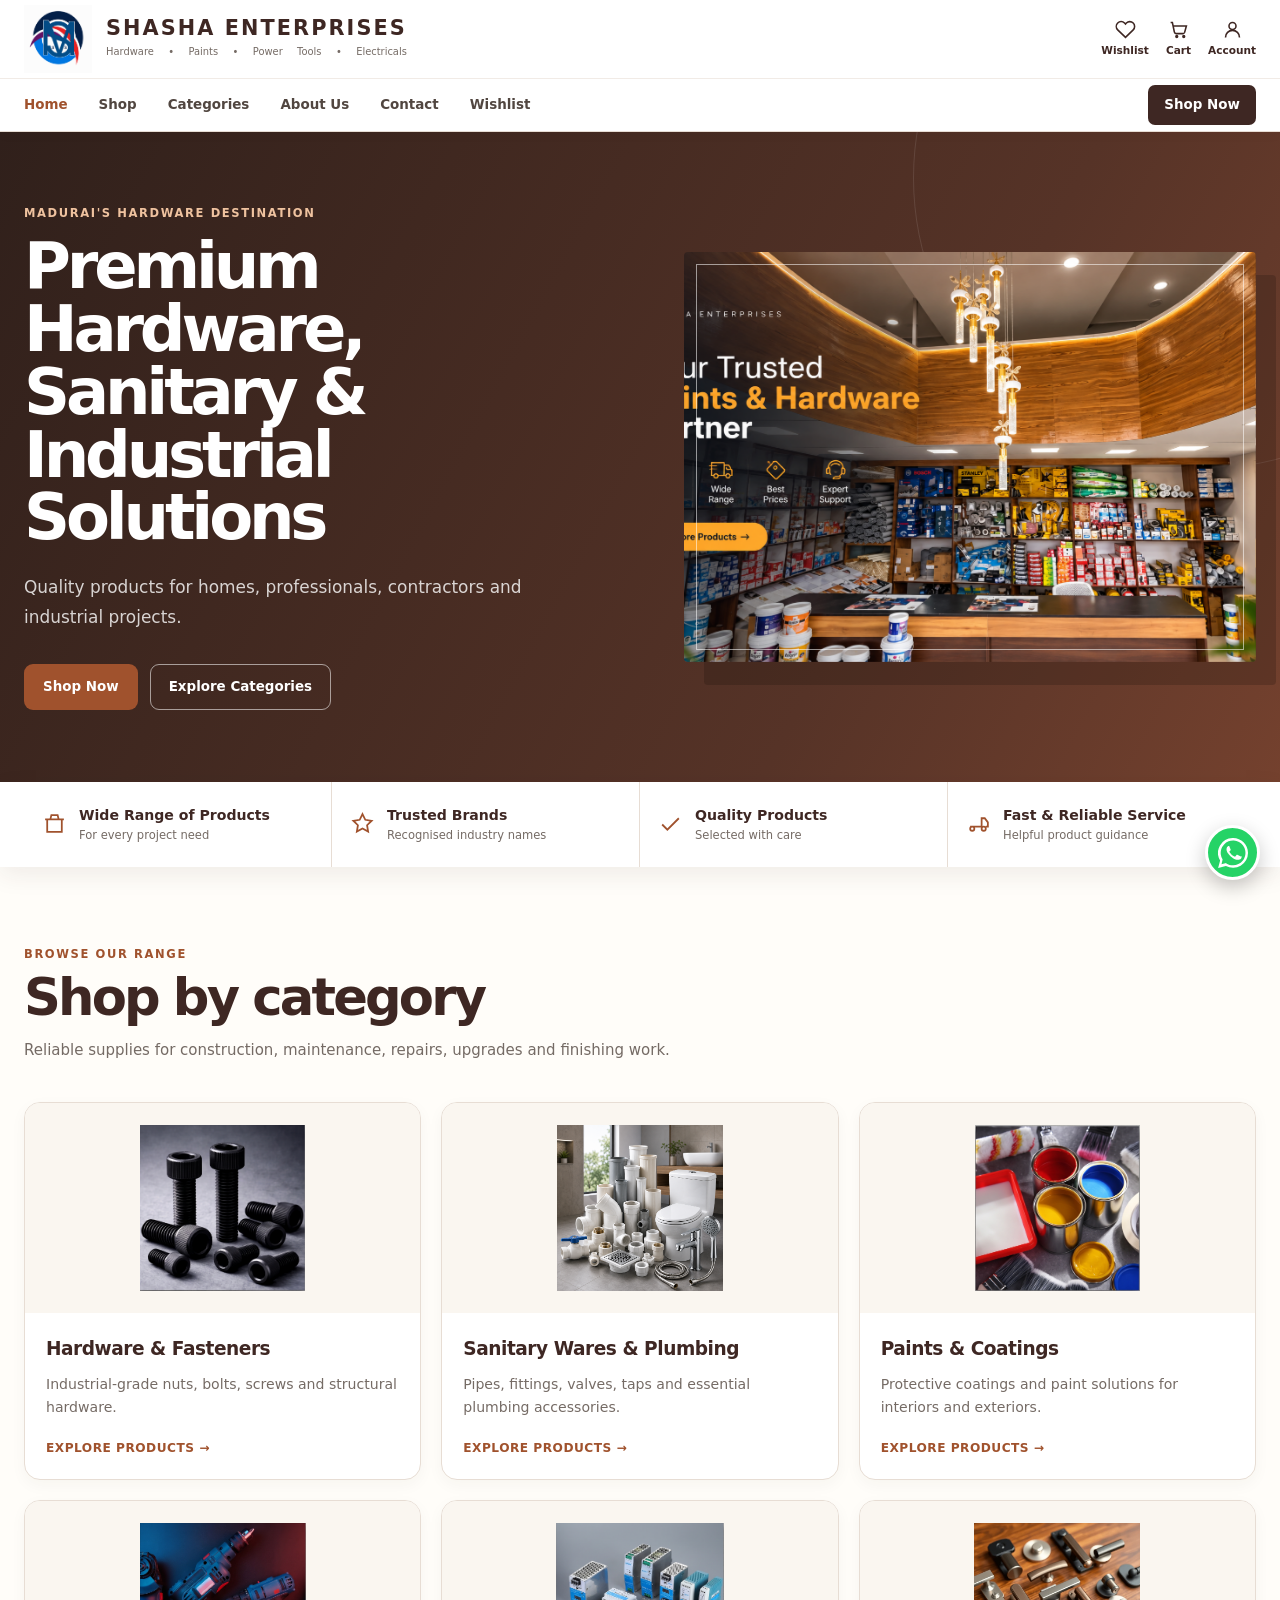
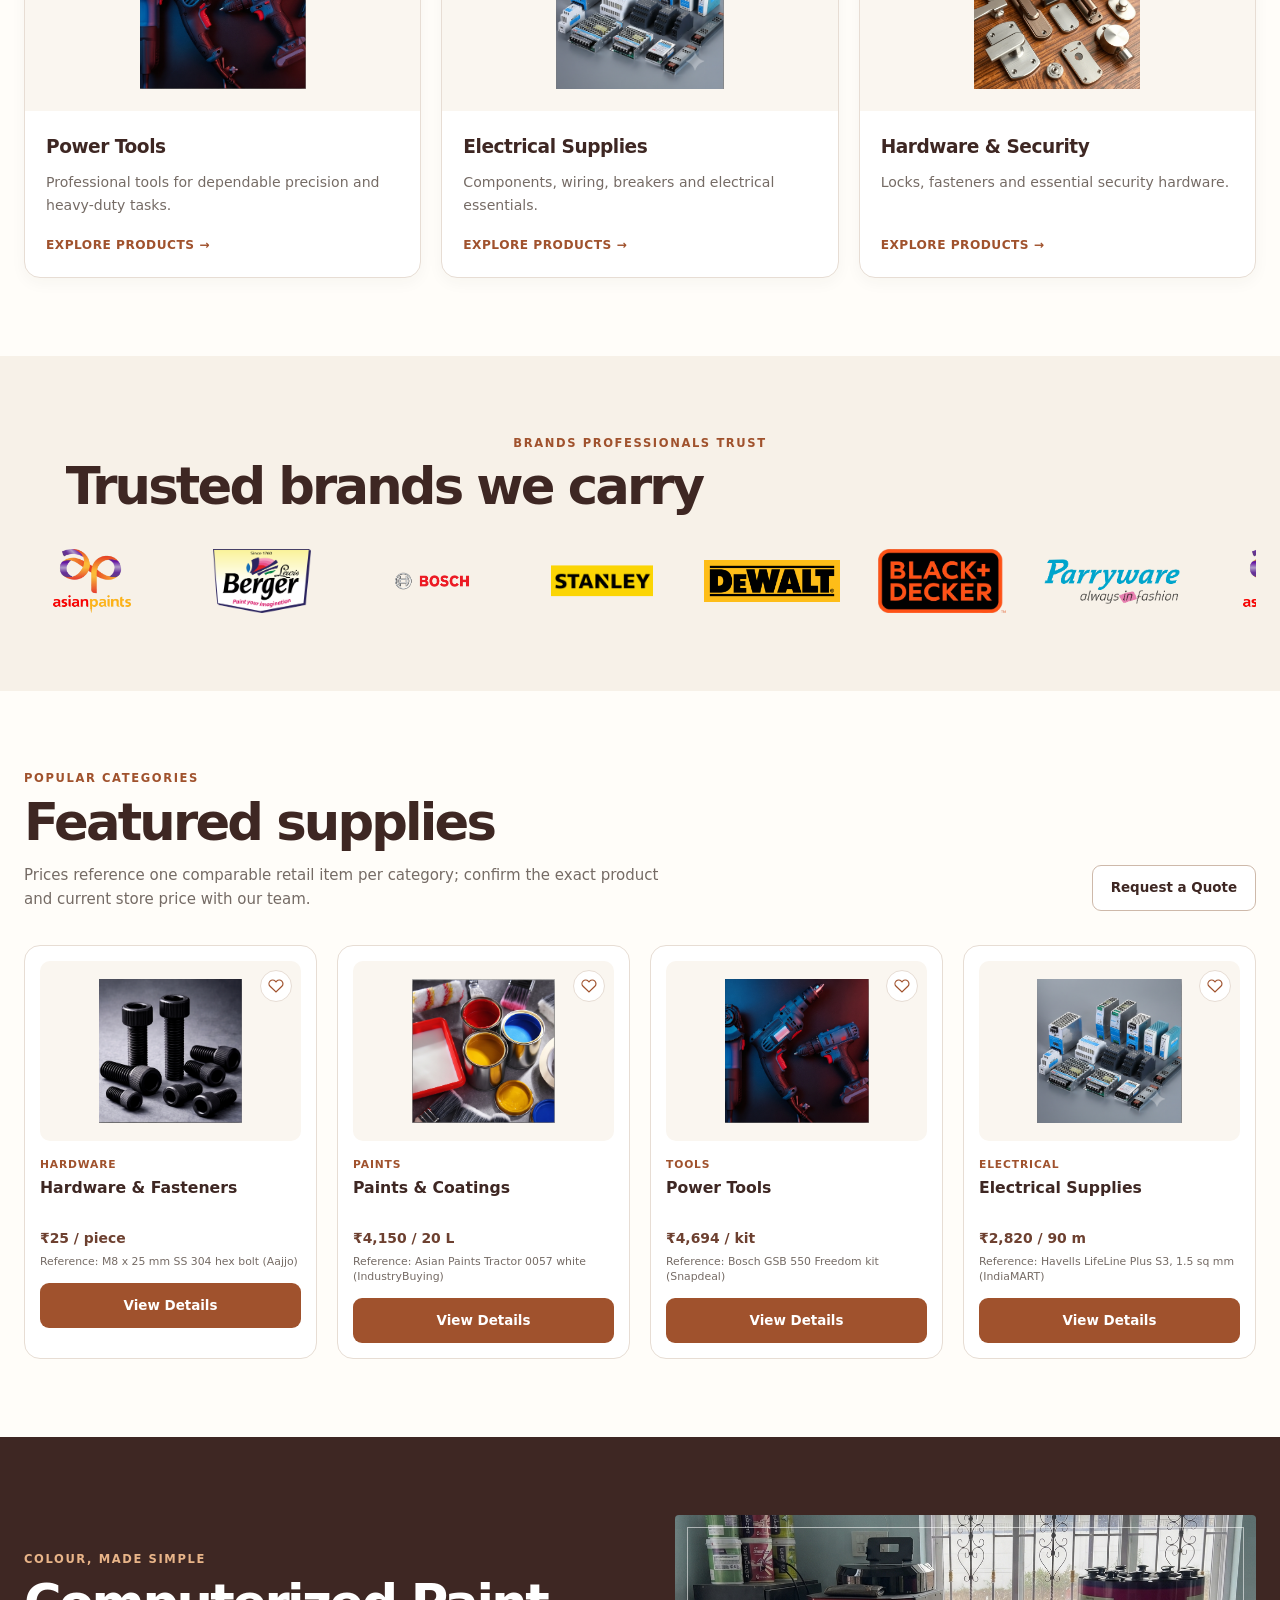
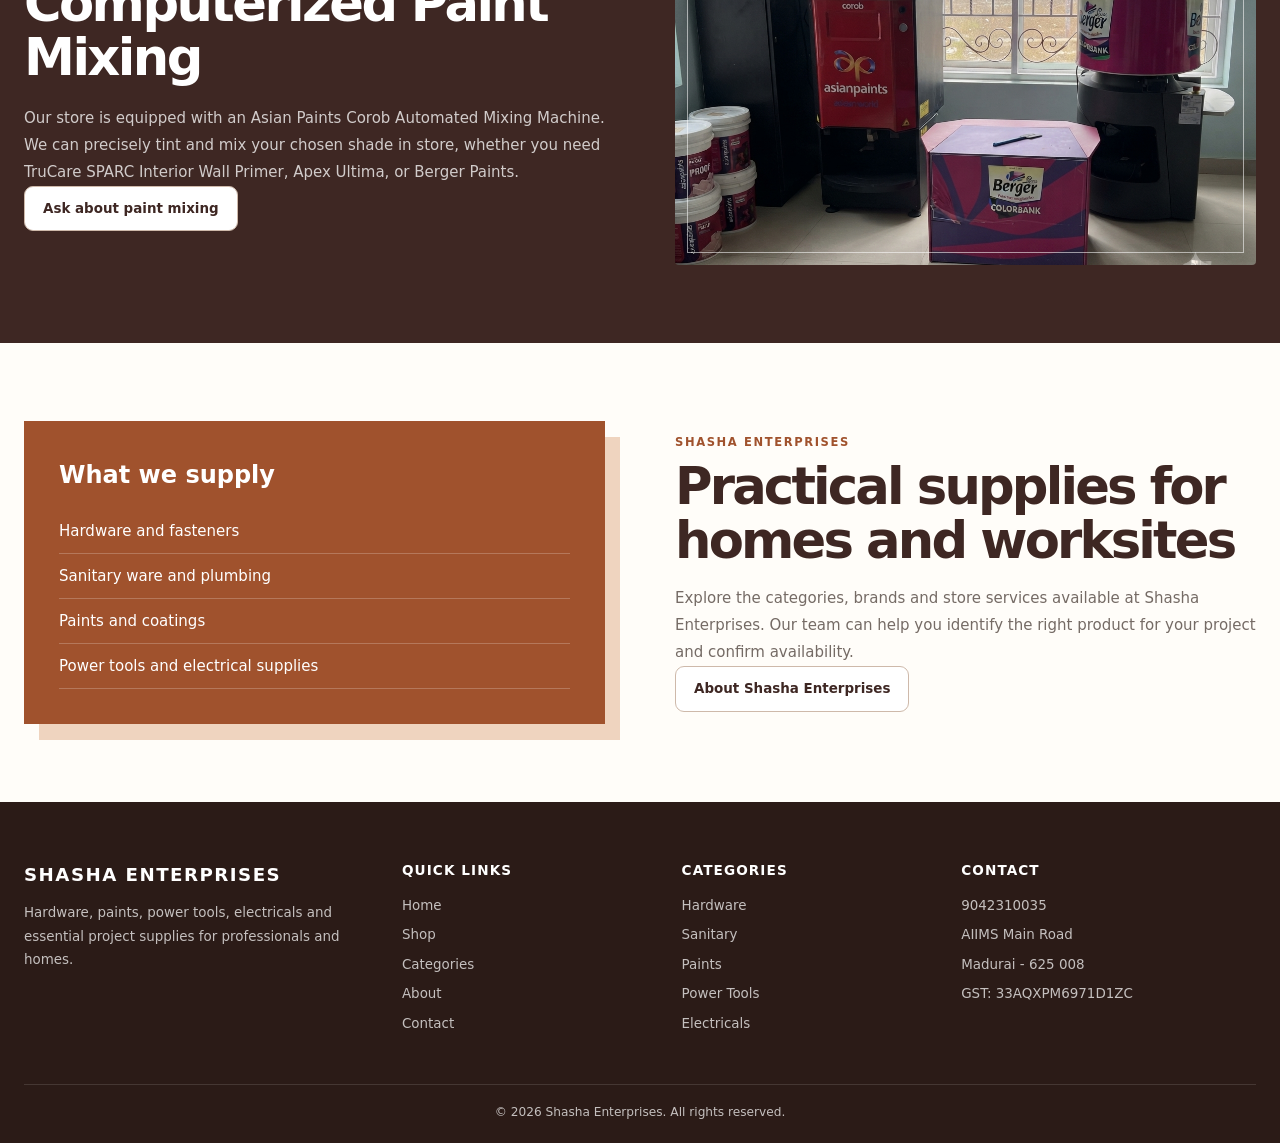
<file: Frontend/index.html>
<!DOCTYPE html>
<html lang="en">

<head>
  <meta charset="UTF-8">
  <meta name="viewport" content="width=device-width, initial-scale=1.0">
  <meta name="description"
    content="Shasha Enterprises - hardware, sanitary ware, paints, power tools and electrical supplies in Madurai.">
  <title>Shasha Enterprises | Hardware &amp; Industrial Supplies</title>
  <link rel="icon" type="image/png" href="assets/60E52ABA-7AD5-4435-8FFC-0AD6243C003D.PNG">
  <link rel="stylesheet" href="style.css">
  <script src="app.js" defer></script>
  <script src="hero-slider.js" defer></script>
</head>

<body class="home-page">
  <header class="site-header">
    <input class="nav-toggle" type="checkbox" id="nav-toggle">
    <div class="container header-main">
      <a class="brand" href="index.html" aria-label="Shasha Enterprises home"><img
          src="assets/60E52ABA-7AD5-4435-8FFC-0AD6243C003D.PNG"
          alt="Shasha Enterprises logo"><span><strong>SHASHA&nbsp;ENTERPRISES</strong><small>Hardware • Paints • Power
            Tools • Electricals</small></span></a>
      <form class="search" action="shop.html" method="get" role="search"><svg viewBox="0 0 24 24" fill="none"
          stroke="currentColor" stroke-width="2" aria-hidden="true">
          <circle cx="11" cy="11" r="7" />
          <path d="m20 20-4-4" />
        </svg><label class="visually-hidden" for="site-search">Search products</label><input id="site-search" name="q"
          type="search" placeholder="Search for products..."></form>
      <div class="header-actions"><a class="icon-link" href="shop.html#featured-products"
          aria-label="View featured products"><svg viewBox="0 0 24 24" fill="none" stroke="currentColor"
            stroke-width="1.8" aria-hidden="true">
            <path
              d="M20.8 4.6a5.5 5.5 0 0 0-7.8 0L12 5.7l-1.1-1.1a5.5 5.5 0 0 0-7.8 7.8L12 21l8.8-8.6a5.5 5.5 0 0 0 0-7.8Z" />
          </svg><span>Wishlist</span></a><a class="icon-link" href="cart.html" aria-label="View shopping cart"><svg
            viewBox="0 0 24 24" fill="none" stroke="currentColor" stroke-width="1.8" aria-hidden="true">
            <path d="M3 4h2l2.3 11.1a2 2 0 0 0 2 1.6h7.8a2 2 0 0 0 1.9-1.4L21 8H6" />
            <circle cx="10" cy="20" r="1" />
            <circle cx="18" cy="20" r="1" />
          </svg><span class="badge">2</span><span>Cart</span></a><a class="icon-link" href="contact.html"
          aria-label="Contact Shasha Enterprises"><svg viewBox="0 0 24 24" fill="none" stroke="currentColor"
            stroke-width="1.8" aria-hidden="true">
            <circle cx="12" cy="8" r="4" />
            <path d="M4 21a8 8 0 0 1 16 0" />
          </svg><span>Account</span></a><label class="menu-button" for="nav-toggle" aria-label="Toggle navigation"><svg
            viewBox="0 0 24 24" fill="none" stroke="currentColor" stroke-width="2" aria-hidden="true">
            <path d="M3 6h18M3 12h18M3 18h18" />
          </svg></label></div>
    </div>
    <div class="nav-row">
      <nav class="container primary-nav" aria-label="Primary navigation"><a class="active" href="index.html">Home</a><a
          href="shop.html">Shop</a><a href="category.html">Categories</a><a href="about.html">About Us</a><a
          href="contact.html">Contact</a><a class="shop-now" href="shop.html">Shop Now</a></nav>
    </div>
  </header>
  <main>
    <section class="hero">
      <div class="container hero-grid">
        <div><span class="eyebrow">Madurai's hardware destination</span>
          <h1>Premium Hardware, Sanitary &amp; Industrial Solutions</h1>
          <p>Quality products for homes, professionals, contractors and industrial projects.</p>
          <div class="hero-actions"><a class="button button-primary" href="shop.html">Shop Now</a><a
              class="button button-outline" href="#categories">Explore Categories</a></div>
        </div>
        <div class="hero-photo">
          <section class="hero-slider" data-hero-slider aria-label="Shasha Enterprises store photos" aria-roledescription="carousel">
            <div class="hero-track" data-hero-track>
              <img class="hero-slide" src="assets/hero-1.png" alt="Shasha Enterprises paints and hardware range" fetchpriority="high">
              <img class="hero-slide" src="assets/hero-2.png" alt="Electrical supplies and Legrand products">
              <img class="hero-slide" src="assets/hero-3.png" alt="Custom paint colour mixing service">
              <img class="hero-slide" src="assets/hero-4.png" alt="Shasha Enterprises storefront and product range">
              <img class="hero-slide" src="assets/hero-5.png" alt="Wide range of paints and coatings">
            </div>
          </section>
        </div>
      </div>
    </section>
    <section class="benefits" aria-label="Why choose Shasha Enterprises">
      <div class="container benefit-grid">
        <div class="benefit"><svg viewBox="0 0 24 24" fill="none" stroke="currentColor" stroke-width="1.7"
            aria-hidden="true">
            <path d="M3 7h18M5 7v12h14V7M9 3h6l1 4H8l1-4Z" />
          </svg>
          <div><strong>Wide Range of Products</strong><span>For every project need</span></div>
        </div>
        <div class="benefit"><svg viewBox="0 0 24 24" fill="none" stroke="currentColor" stroke-width="1.7"
            aria-hidden="true">
            <path d="m12 2 2.7 5.5 6.1.9-4.4 4.3 1 6.1-5.4-2.9-5.4 2.9 1-6.1-4.4-4.3 6.1-.9L12 2Z" />
          </svg>
          <div><strong>Trusted Brands</strong><span>Recognised industry names</span></div>
        </div>
        <div class="benefit"><svg viewBox="0 0 24 24" fill="none" stroke="currentColor" stroke-width="1.7"
            aria-hidden="true">
            <path d="m20 6-11 11-5-5" />
          </svg>
          <div><strong>Quality Products</strong><span>Selected with care</span></div>
        </div>
        <div class="benefit"><svg viewBox="0 0 24 24" fill="none" stroke="currentColor" stroke-width="1.7"
            aria-hidden="true">
            <path d="M4 14h11V6h3l3 4v4h-2M6 18a2 2 0 1 0 0-4 2 2 0 0 0 0 4ZM17 18a2 2 0 1 0 0-4 2 2 0 0 0 0 4Z" />
          </svg>
          <div><strong>Fast &amp; Reliable Service</strong><span>Helpful product guidance</span></div>
        </div>
      </div>
    </section>
    <section class="page-section" id="categories">
      <div class="container"><span class="eyebrow">Browse our range</span>
        <h2 class="section-title">Shop by category</h2>
        <p class="section-copy">Reliable supplies for construction, maintenance, repairs, upgrades and finishing work.
        </p>
        <div class="category-grid">
          <a class="category-card" href="shop.html#hardware">
            <div class="category-image"><img src="assets/harware.png" alt="Hardware and fasteners selection"></div>
            <div class="category-body">
              <h3>Hardware &amp; Fasteners</h3>
              <p>Industrial-grade nuts, bolts, screws and structural hardware.</p><span class="explore">Explore Products
                →</span>
            </div>
          </a>
          <a class="category-card" href="shop.html#sanitary">
            <div class="category-image"><img src="assets/pipe.PNG" alt="Sanitary ware and plumbing supplies"></div>
            <div class="category-body">
              <h3>Sanitary Wares &amp; Plumbing</h3>
              <p>Pipes, fittings, valves, taps and essential plumbing accessories.</p><span class="explore">Explore
                Products →</span>
            </div>
          </a>
          <a class="category-card" href="shop.html#paints">
            <div class="category-image"><img src="assets/paint.png" alt="Paints and coatings range"></div>
            <div class="category-body">
              <h3>Paints &amp; Coatings</h3>
              <p>Protective coatings and paint solutions for interiors and exteriors.</p><span class="explore">Explore
                Products →</span>
            </div>
          </a>
          <a class="category-card" href="shop.html#power-tools">
            <div class="category-image"><img src="assets/power.png" alt="Power tools range"></div>
            <div class="category-body">
              <h3>Power Tools</h3>
              <p>Professional tools for dependable precision and heavy-duty tasks.</p><span class="explore">Explore
                Products →</span>
            </div>
          </a>
          <a class="category-card" href="shop.html#electrical">
            <div class="category-image"><img src="assets/electrical.png" alt="Electrical supplies range"></div>
            <div class="category-body">
              <h3>Electrical Supplies</h3>
              <p>Components, wiring, breakers and electrical essentials.</p><span class="explore">Explore Products
                →</span>
            </div>
          </a>
          <a class="category-card" href="shop.html#security">
            <div class="category-image"><img src="assets/lo.webp" alt="Hardware and security supplies"></div>
            <div class="category-body">
              <h3>Hardware &amp; Security</h3>
              <p>Locks, fasteners and essential security hardware.</p><span class="explore">Explore Products →</span>
            </div>
          </a>
        </div>
      </div>
    </section>
    <section class="page-section cream-section brands">
      <div class="container"><span class="eyebrow">Brands professionals trust</span>
        <h2 class="section-title">Trusted brands we carry</h2>
        <div class="brand-viewport" role="region" aria-label="Trusted brands">
          <div class="brand-track">
            <div class="brand-set"><img src="assets/asiann.png" alt="Asian Paints logo"><img src="assets/berger.png"
                alt="Berger Paints logo"><img src="assets/Robert_Bosch_GmbH-Logo.wine.png" alt="Bosch logo"><img
                src="assets/Stanley_logo_PNG3.png" alt="Stanley logo"><img src="assets/dewalt-seeklogo.png"
                alt="DeWalt logo"><img src="assets/blackdecker.png" alt="Black and Decker logo"><img
                src="assets/parryware-brand.png" alt="Parryware logo"></div>
            <div class="brand-set" aria-hidden="true"><img src="assets/asiann.png" alt=""><img src="assets/berger.png"
                alt=""><img src="assets/Robert_Bosch_GmbH-Logo.wine.png" alt=""><img
                src="assets/Stanley_logo_PNG3.png" alt=""><img src="assets/dewalt-seeklogo.png"
                alt=""><img src="assets/blackdecker.png" alt=""><img src="assets/parryware-brand.png" alt=""></div>
          </div>
        </div>
      </div>
    </section>
    <section class="page-section" id="featured-products">
      <div class="container">
        <div class="section-heading-row">
          <div><span class="eyebrow">Popular categories</span>
            <h2 class="section-title">Featured supplies</h2>
            <p class="section-copy">Prices reference one comparable retail item per category; confirm the exact product and current store price with our team.</p>
          </div><a class="button button-outline" href="contact.html">Request a Quote</a>
        </div>
        <div class="product-grid">
          <article class="product-card"><a class="wish" href="shop.html#featured-products"
              aria-label="View featured products"><svg viewBox="0 0 24 24" fill="none" stroke="currentColor"
                stroke-width="2" aria-hidden="true">
                <path
                  d="m20.8 4.6-1.4-1.4a5.2 5.2 0 0 0-7.4 0L12 3.4l-.2-.2a5.2 5.2 0 0 0-7.4 7.4L12 18l7.6-7.4a5.2 5.2 0 0 0 1.2-6Z" />
              </svg></a>
            <div class="product-image"><img src="assets/harware.png" alt="Hardware and fasteners category"></div><span
              class="product-label">Hardware</span>
            <h3>Hardware &amp; Fasteners</h3>
            <p class="price">Price on Request</p><a class="button button-primary" href="product.html">View Details</a>
          </article>
          <article class="product-card"><a class="wish" href="shop.html#featured-products"
              aria-label="View featured products"><svg viewBox="0 0 24 24" fill="none" stroke="currentColor"
                stroke-width="2" aria-hidden="true">
                <path
                  d="m20.8 4.6-1.4-1.4a5.2 5.2 0 0 0-7.4 0L12 3.4l-.2-.2a5.2 5.2 0 0 0-7.4 7.4L12 18l7.6-7.4a5.2 5.2 0 0 0 1.2-6Z" />
              </svg></a>
            <div class="product-image"><img src="assets/paint.png" alt="Paints and coatings category"></div><span
              class="product-label">Paints</span>
            <h3>Paints &amp; Coatings</h3>
            <p class="price">Contact for Price</p><a class="button button-primary" href="product.html">View Details</a>
          </article>
          <article class="product-card"><a class="wish" href="shop.html#featured-products"
              aria-label="View featured products"><svg viewBox="0 0 24 24" fill="none" stroke="currentColor"
                stroke-width="2" aria-hidden="true">
                <path
                  d="m20.8 4.6-1.4-1.4a5.2 5.2 0 0 0-7.4 0L12 3.4l-.2-.2a5.2 5.2 0 0 0-7.4 7.4L12 18l7.6-7.4a5.2 5.2 0 0 0 1.2-6Z" />
              </svg></a>
            <div class="product-image"><img src="assets/power.png" alt="Power tools category"></div><span
              class="product-label">Tools</span>
            <h3>Power Tools</h3>
            <p class="price">Price on Request</p><a class="button button-primary" href="product.html">View Details</a>
          </article>
          <article class="product-card"><a class="wish" href="shop.html#featured-products"
              aria-label="View featured products"><svg viewBox="0 0 24 24" fill="none" stroke="currentColor"
                stroke-width="2" aria-hidden="true">
                <path
                  d="m20.8 4.6-1.4-1.4a5.2 5.2 0 0 0-7.4 0L12 3.4l-.2-.2a5.2 5.2 0 0 0-7.4 7.4L12 18l7.6-7.4a5.2 5.2 0 0 0 1.2-6Z" />
              </svg></a>
            <div class="product-image"><img src="assets/electrical.png" alt="Electrical supplies category"></div><span
              class="product-label">Electrical</span>
            <h3>Electrical Supplies</h3>
            <p class="price">Contact for Price</p><a class="button button-primary" href="product.html">View Details</a>
          </article>
        </div>
      </div>
    </section>
    <section class="page-section service">
      <div class="container split">
        <div><span class="eyebrow">Colour, made simple</span>
          <h2>Computerized Paint Mixing</h2>
          <p>Our store is equipped with an Asian Paints Corob Automated Mixing Machine. We can precisely tint and mix
            your chosen shade in store, whether you need TruCare SPARC Interior Wall Primer, Apex Ultima, or Berger
            Paints.</p><a class="button button-outline" href="contact.html">Ask about paint mixing</a>
        </div>
        <div class="service-image"><img src="assets/IMG_6852.PNG" alt="Paint mixing machine at Shasha Enterprises">
        </div>
      </div>
    </section>
    <section class="page-section about-teaser">
      <div class="container split">
        <div class="supply-card">
          <h3>What we supply</h3>
          <ul>
            <li>Hardware and fasteners</li>
            <li>Sanitary ware and plumbing</li>
            <li>Paints and coatings</li>
            <li>Power tools and electrical supplies</li>
          </ul>
        </div>
        <div class="about-copy"><span class="eyebrow">Shasha Enterprises</span>
          <h2 class="section-title">Practical supplies for homes and worksites</h2>
          <p>Explore the categories, brands and store services available at Shasha Enterprises. Our team can help you
            identify the right product for your project and confirm availability.</p><a class="button button-outline"
            href="about.html">About Shasha Enterprises</a>
        </div>
      </div>
    </section>
  </main>
  <footer class="site-footer">
    <div class="container footer-grid">
      <div>
        <div class="footer-brand">SHASHA ENTERPRISES</div>
        <p>Hardware, paints, power tools, electricals and essential project supplies for professionals and homes.</p>
      </div>
      <div>
        <h2>Quick Links</h2>
        <ul>
          <li><a href="index.html">Home</a></li>
          <li><a href="shop.html">Shop</a></li>
          <li><a href="#categories">Categories</a></li>
          <li><a href="about.html">About</a></li>
          <li><a href="contact.html">Contact</a></li>
        </ul>
      </div>
      <div>
        <h2>Categories</h2>
        <ul>
          <li><a href="shop.html#hardware">Hardware</a></li>
          <li><a href="shop.html#sanitary">Sanitary</a></li>
          <li><a href="shop.html#paints">Paints</a></li>
          <li><a href="shop.html#power-tools">Power Tools</a></li>
          <li><a href="shop.html#electrical">Electricals</a></li>
        </ul>
      </div>
      <div>
        <h2>Contact</h2>
        <ul>
          <li><a href="tel:9042310035">9042310035</a></li>
          <li>AIIMS Main Road</li>
          <li>Madurai - 625 008</li>
          <li>GST: 33AQXPM6971D1ZC</li>
        </ul>
      </div>
    </div>
    <div class="container copyright">© 2026 Shasha Enterprises. All rights reserved.</div>
  </footer>
  <a class="whatsapp" href="https://wa.me/919042310035" target="_blank" rel="noopener noreferrer"
    aria-label="Chat with Shasha Enterprises on WhatsApp"><svg viewBox="0 0 24 24" aria-hidden="true">
      <path
        d="M.1 24 1.7 18A11.9 11.9 0 0 1 12.1 0C18.6 0 24 5.3 24 11.9A12 12 0 0 1 6.3 22.4L.1 24Zm6.5-3.7c1.7 1 3.4 1.5 5.5 1.5a9.9 9.9 0 1 0-8.4-4.6L2.8 21l3.8-1Zm11.5-5.5c-.1-.1-.3-.2-.6-.4l-2-1c-.3-.1-.5-.1-.7.2l-.9 1.1c-.2.2-.4.2-.6.1-.3-.2-1.3-.5-2.4-1.5-.9-.8-1.5-1.8-1.7-2.1-.2-.3 0-.5.1-.6l.5-.5.3-.5c.1-.2.1-.4 0-.5l-.9-2.2c-.2-.6-.5-.5-.7-.5H8.6c-.2 0-.5.1-.8.4C7.6 6.9 6.8 7.6 6.8 9.1c0 1.5 1.1 2.9 1.2 3.1.2.2 2.1 3.2 5.1 4.5.7.3 1.3.5 1.7.6.7.2 1.4.2 1.9.1.6-.1 1.8-.7 2-1.4.3-.7.3-1.3.2-1.4Z" />
    </svg></a>
</body>

</html>
</file>
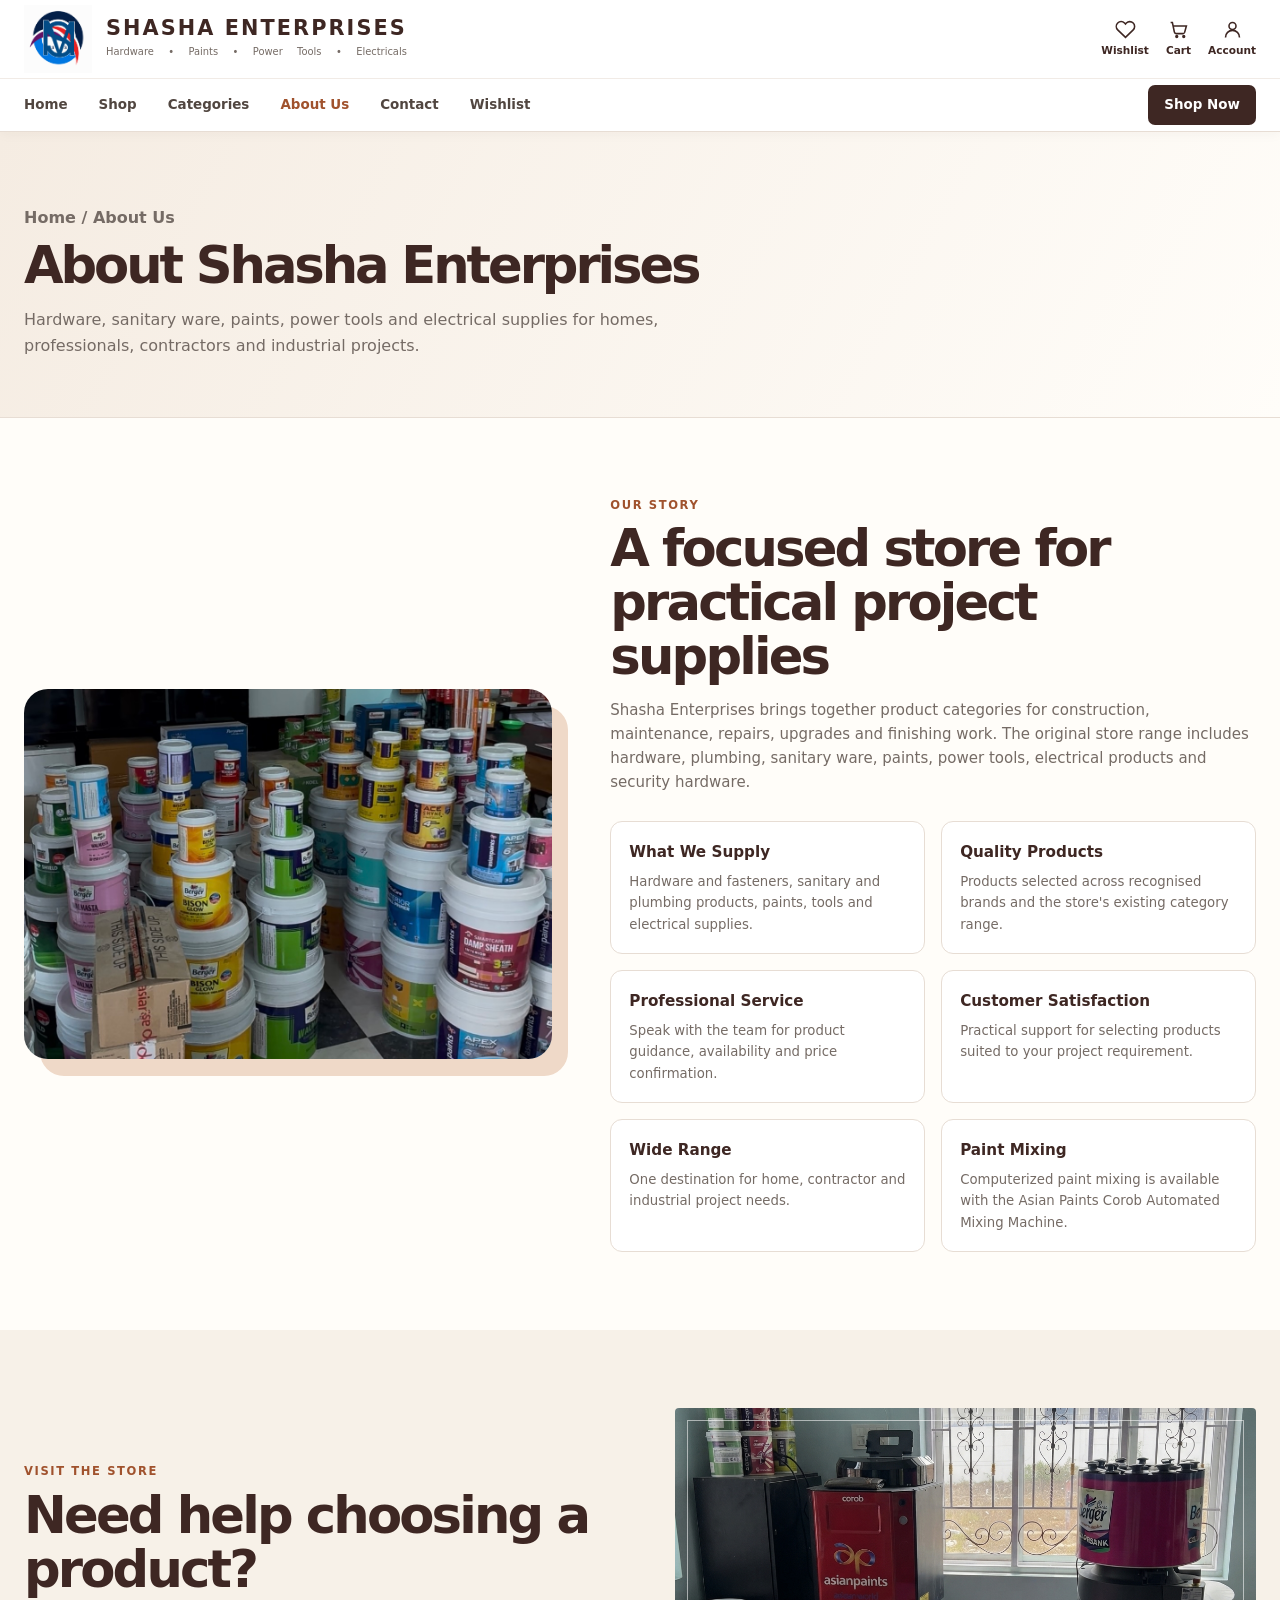
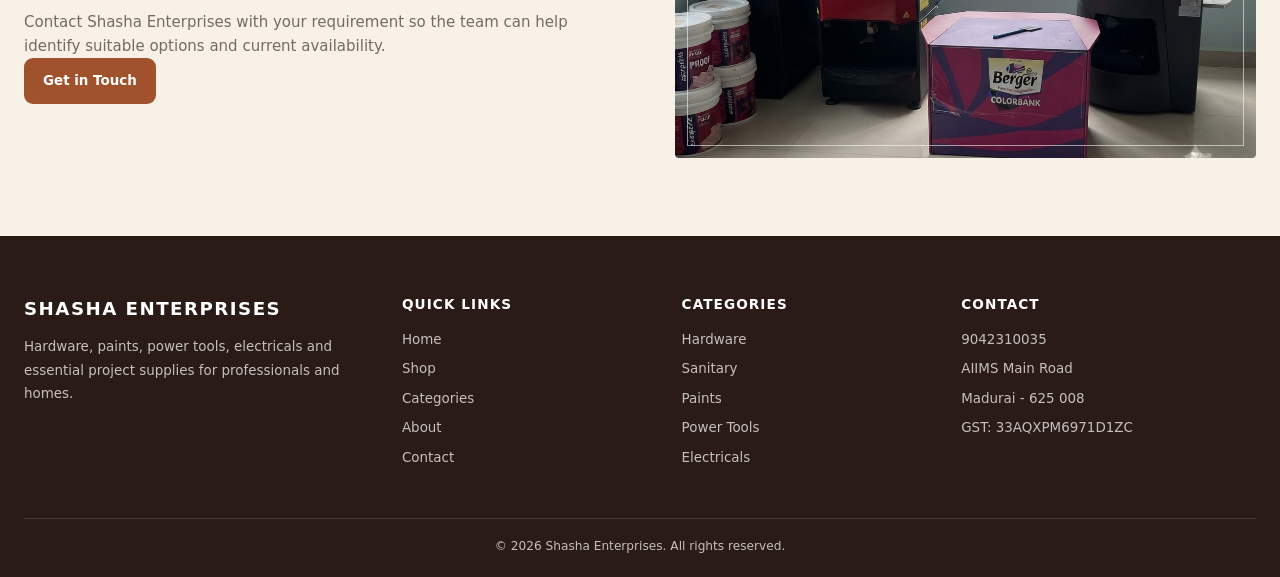
<file: Frontend/about.html>
<!DOCTYPE html><html lang="en"><head><meta charset="UTF-8"><meta name="viewport" content="width=device-width,initial-scale=1.0"><meta name="description" content="About Shasha Enterprises in Madurai."><title>About Us | Shasha Enterprises</title><link rel="icon" type="image/png" href="assets/60E52ABA-7AD5-4435-8FFC-0AD6243C003D.PNG"><link rel="stylesheet" href="style.css">  <script src="app.js" defer></script>
</head><body>
<header class="site-header"><input class="nav-toggle" type="checkbox" id="nav-toggle"><div class="container header-main"><a class="brand" href="index.html"><img src="assets/60E52ABA-7AD5-4435-8FFC-0AD6243C003D.PNG" alt="Shasha Enterprises logo"><span><strong>SHASHA&nbsp;ENTERPRISES</strong><small>Hardware • Paints • Power Tools • Electricals</small></span></a><form class="search" action="shop.html" method="get"><label class="visually-hidden" for="about-search">Search products</label><input id="about-search" name="q" type="search" placeholder="Search for products..."></form><div class="header-actions"><a class="icon-link" href="shop.html#featured-products" aria-label="View products">♡<span>Wishlist</span></a><a class="icon-link" href="cart.html" aria-label="View shopping cart">⌑<span class="badge">2</span><span>Cart</span></a><a class="icon-link" href="contact.html" aria-label="Contact Shasha Enterprises">◯<span>Account</span></a><label class="menu-button" for="nav-toggle" aria-label="Toggle navigation">☰</label></div></div><div class="nav-row"><nav class="container primary-nav" aria-label="Primary navigation"><a href="index.html">Home</a><a href="shop.html">Shop</a><a href="index.html#categories">Categories</a><a class="active" href="about.html">About Us</a><a href="contact.html">Contact</a><a class="shop-now" href="shop.html">Shop Now</a></nav></div></header>
<main><section class="page-hero"><div class="container"><p class="breadcrumb"><a href="index.html">Home</a> / About Us</p><h1>About Shasha Enterprises</h1><p>Hardware, sanitary ware, paints, power tools and electrical supplies for homes, professionals, contractors and industrial projects.</p></div></section><section class="page-section"><div class="container story-grid"><div class="story-image"><img src="assets/IMG_6827.jpg" alt="Supplies displayed at Shasha Enterprises"></div><div><span class="eyebrow">Our story</span><h2 class="section-title">A focused store for practical project supplies</h2><p class="section-copy">Shasha Enterprises brings together product categories for construction, maintenance, repairs, upgrades and finishing work. The original store range includes hardware, plumbing, sanitary ware, paints, power tools, electrical products and security hardware.</p><div class="content-list"><article><h3>What We Supply</h3><p>Hardware and fasteners, sanitary and plumbing products, paints, tools and electrical supplies.</p></article><article><h3>Quality Products</h3><p>Products selected across recognised brands and the store's existing category range.</p></article><article><h3>Professional Service</h3><p>Speak with the team for product guidance, availability and price confirmation.</p></article><article><h3>Customer Satisfaction</h3><p>Practical support for selecting products suited to your project requirement.</p></article><article><h3>Wide Range</h3><p>One destination for home, contractor and industrial project needs.</p></article><article><h3>Paint Mixing</h3><p>Computerized paint mixing is available with the Asian Paints Corob Automated Mixing Machine.</p></article></div></div></div></section><section class="page-section cream-section"><div class="container split"><div><span class="eyebrow">Visit the store</span><h2 class="section-title">Need help choosing a product?</h2><p class="section-copy">Contact Shasha Enterprises with your requirement so the team can help identify suitable options and current availability.</p><a class="button button-primary" href="contact.html">Get in Touch</a></div><div class="service-image"><img src="assets/IMG_6852.PNG" alt="Paint mixing machine at Shasha Enterprises"></div></div></section></main>
<footer class="site-footer"><div class="container footer-grid"><div><div class="footer-brand">SHASHA ENTERPRISES</div><p>Hardware, paints, power tools, electricals and essential project supplies for professionals and homes.</p></div><div><h2>Quick Links</h2><ul><li><a href="index.html">Home</a></li><li><a href="shop.html">Shop</a></li><li><a href="index.html#categories">Categories</a></li><li><a href="about.html">About</a></li><li><a href="contact.html">Contact</a></li></ul></div><div><h2>Categories</h2><ul><li><a href="shop.html#hardware">Hardware</a></li><li><a href="shop.html#sanitary">Sanitary</a></li><li><a href="shop.html#paints">Paints</a></li><li><a href="shop.html#power-tools">Power Tools</a></li><li><a href="shop.html#electrical">Electricals</a></li></ul></div><div><h2>Contact</h2><ul><li><a href="tel:9042310035">9042310035</a></li><li>AIIMS Main Road</li><li>Madurai - 625 008</li><li>GST: 33AQXPM6971D1ZC</li></ul></div></div><div class="container copyright">© 2026 Shasha Enterprises. All rights reserved.</div></footer></body></html>
</file>
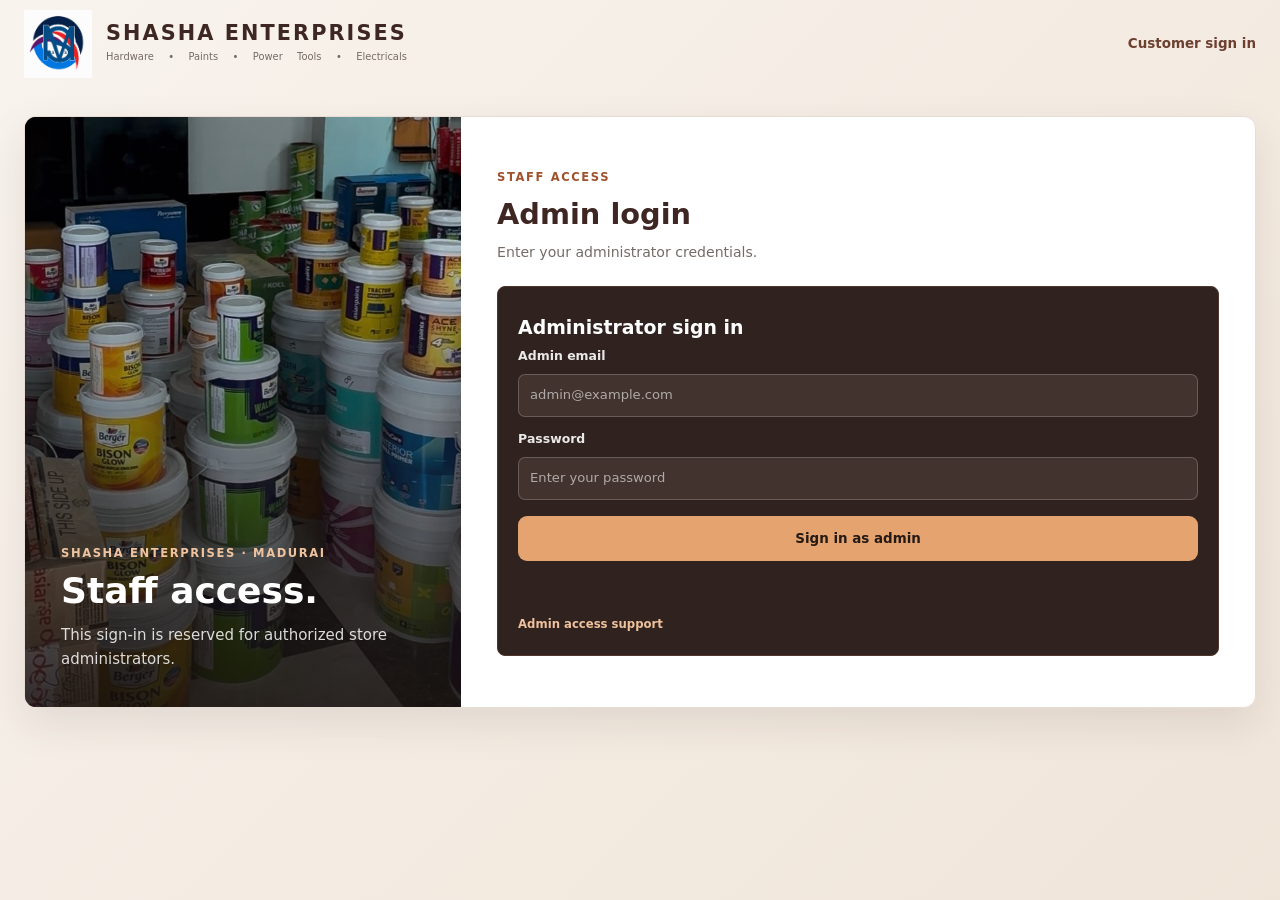
<file: Frontend/admin-dashboard.html>
<!DOCTYPE html>
<html lang="en">
<head>
  <meta charset="UTF-8">
  <meta name="viewport" content="width=device-width, initial-scale=1.0">
  <title>Admin Dashboard | Shasha Enterprises</title>
  <link rel="icon" type="image/png" href="assets/60E52ABA-7AD5-4435-8FFC-0AD6243C003D.PNG">
  <link rel="stylesheet" href="style.css">
  
  <!-- Reddish Theme Override -->
  <style>
    :root {
      /* Overriding the default theme variables to be reddish */
      --primary: #9b2226; /* Deep Red */
      --primary-hover: #781a1d;
      --brand-color: #9b2226;
      --accent: #ca6702;
      --bg-surface: #fff0f0; /* Very light red tint for cards */
    }
    .admin-dashboard .dashboard-header {
      background-color: #3b090a; /* Dark maroon header */
    }
    .admin-dashboard .dashboard-brand span, 
    .admin-dashboard .dashboard-nav a,
    .admin-dashboard .dashboard-exit {
      color: #ffffff !important;
    }
    .admin-dashboard .dashboard-nav a.is-current {
      border-bottom: 2px solid #ff9f1c;
    }
    .admin-dashboard { background: #f6f1f0; }
    .admin-dashboard .dashboard-main { width: min(1360px, calc(100% - 48px)); padding-top: 30px; }
    .admin-dashboard .dashboard-titlebar { align-items: center; margin-bottom: 22px; padding: 22px 26px; border: 1px solid #ead8d5; border-left: 4px solid var(--primary); border-radius: 8px; background: #fff; box-shadow: 0 6px 18px rgba(59, 9, 10, .05); }
    .admin-dashboard .dashboard-metrics { overflow: hidden; border-color: #ead8d5; border-radius: 8px; box-shadow: 0 6px 18px rgba(59, 9, 10, .05); }
    .metric-item { border-top: 4px solid var(--primary); background: #fff; }
    .metric-item:nth-child(2) { border-top-color: #ca6702; }
    .metric-item:nth-child(3) { border-top-color: #2a7f78; }
    .order-summary-cell { font-size: 0.85em; color: #555; max-width: 300px; }
    .admin-dashboard .dashboard-metrics { grid-template-columns: repeat(3, minmax(0, 1fr)); }
    @media (max-width: 900px) {
      .admin-dashboard .dashboard-metrics { grid-template-columns: repeat(2, minmax(0, 1fr)); }
    }
    @media (max-width: 560px) {
      .admin-dashboard .dashboard-metrics { grid-template-columns: 1fr; }
    }
    .order-breakdown { margin-top: 24px; padding: 22px 24px; border: 1px solid #ead8d5; border-radius: 8px; background: #fff; box-shadow: 0 6px 18px rgba(59, 9, 10, .05); }
    .order-breakdown .dashboard-section-heading { align-items: center; margin-bottom: 12px; }
    .order-breakdown-list { display: grid; grid-template-columns: repeat(3, minmax(0, 1fr)); gap: 10px 14px; }
    .order-breakdown-item { display: flex; align-items: center; justify-content: space-between; gap: 12px; min-width: 0; padding: 12px 14px; border: 1px solid #eee3e0; border-radius: 6px; background: #fffdfc; }
    .order-breakdown-item span { overflow-wrap: anywhere; color: #443b38; font-size: .82rem; font-weight: 700; }
    .order-breakdown-item strong { flex: 0 0 auto; padding: 4px 9px; border-radius: 999px; background: #e8f2eb; color: #28633b; font-size: .72rem; white-space: nowrap; }
    .order-breakdown-item.is-unordered { background: #fbf8f4; }
    .order-breakdown-item.is-unordered strong { background: #f3e8df; color: #775844; }
    .enquiries-section { margin-top: 30px; padding-top: 24px; border-top: 1px solid #e4d5d2; }
    .enquiry-table-wrap { border-color: #ead8d5; border-radius: 8px; box-shadow: 0 6px 18px rgba(59, 9, 10, .05); }
    .enquiry-table th { background: #3b090a; color: #fff; }
    .enquiry-table tbody tr:nth-child(even) { background: #fcf8f7; }
    .dashboard-order-search { min-width: 220px; min-height: 42px; padding: 9px 12px; border: 1px solid #ddc9c5; border-radius: 5px; background: #fff; color: #282321; }
    @media (max-width: 900px) {
      .order-breakdown-list { grid-template-columns: repeat(2, minmax(0, 1fr)); }
    }
    @media (max-width: 560px) {
      .order-breakdown-list { grid-template-columns: 1fr; }
      .admin-dashboard .dashboard-main { width: calc(100% - 32px); }
      .admin-dashboard .dashboard-titlebar,.order-breakdown { padding: 18px; }
      .dashboard-order-search { width: 100%; }
    }
  </style>
</head>
<body class="admin-dashboard">
  <header class="dashboard-header">
    <a class="dashboard-brand" href="index.html">
      <img src="assets/60E52ABA-7AD5-4435-8FFC-0AD6243C003D.PNG" alt="">
      <span><strong>SHASHA ENTERPRISES</strong><small>ADMIN WORKSPACE</small></span>
    </a>
    <nav class="dashboard-nav" aria-label="Admin navigation">
      <a class="is-current" href="#overview">Order Management</a>
    </nav>
    <a class="dashboard-exit" href="#" id="logout-btn">Sign Out</a>
  </header>

  <main class="dashboard-main" id="overview">
    <div class="dashboard-titlebar">
      <div>
        <span class="eyebrow" style="color: var(--primary);">Live Database Workspace</span>
        <h1>Order Dashboard</h1>
        <p>Review customer orders, shipping details, and revenue directly from the PostgreSQL database.</p>
      </div>
      <div class="dashboard-top-summary">
        <div class="dashboard-actions">
        <!-- ADDED: Search Bar and CSV Export Button -->
        <input class="dashboard-order-search" type="search" id="search-orders" placeholder="Search customer, city, or ID...">
        <button class="button button-outline" type="button" id="export-csv-btn">Export CSV</button>
        <button class="button button-primary" type="button" onclick="window.location.reload()">Refresh Data</button>
        </div>
      </div>
    </div>

    <!-- Overview Metrics -->
    <section class="dashboard-metrics" aria-label="Order summary">
      <article class="metric-item">
        <span>Total Orders</span>
        <strong id="metric-total-orders">0</strong>
        <small>In database</small>
      </article>
      <article class="metric-item">
        <span>Total Items</span>
        <strong id="metric-total-items">0</strong>
        <small>Units across all orders</small>
      </article>
      <article class="metric-item">
        <span>Total Revenue</span>
        <strong id="metric-revenue">₹0</strong>
        <small>Calculated total</small>
      </article>
    </section>

    <section class="order-breakdown" aria-labelledby="order-breakdown-title">
      <div class="dashboard-section-heading">
        <div>
          <span class="eyebrow" style="color: var(--primary);">Catalogue breakdown</span>
          <h2 id="order-breakdown-title">Items by Order Status</h2>
        </div>
        <span>Across all orders</span>
      </div>
      <div class="order-breakdown-list" id="order-items-breakdown">
        <p class="dashboard-muted">Loading item counts...</p>
      </div>
    </section>

    <!-- Orders Table -->
    <section class="enquiries-section">
      <div class="enquiry-table-wrap">
        <table class="enquiry-table">
          <thead>
            <tr>
              <th scope="col">ID</th>
              <th scope="col">Customer Info</th>
              <th scope="col">Contact</th>
              <th scope="col">Shipping Location</th>
              <th scope="col">Order Summary</th>
              <th scope="col">Grand Total</th>
            </tr>
          </thead>
          <tbody id="orders-table-body">
            <tr><td colspan="6" style="text-align: center;">Loading orders from database...</td></tr>
          </tbody>
        </table>
      </div>
    </section>
  </main>

  <script>
    const adminToken = localStorage.getItem('adminAuthToken');
    if (!adminToken) {
        alert("Unauthorized access. Please log in as an administrator.");
        window.location.href = 'admin-login.html';
    }

    document.getElementById('logout-btn').addEventListener('click', function(e) {
        e.preventDefault();
        localStorage.removeItem('adminAuthToken');
        window.location.href = 'admin-login.html';
    });

    let globalOrders = []; // Store orders globally for search filtering

    // Fetch Orders
    fetch('http://localhost:8080/api/orders', {
        method: 'GET',
        headers: { 'Authorization': adminToken }
    })
    .then(res => {
        if (res.ok) return res.json();
        throw new Error("Failed to fetch orders.");
    })
    .then(orders => {
        globalOrders = orders;
        renderTable(globalOrders);
        calculateMetrics(globalOrders);
      renderItemBreakdown(globalOrders);
    })
    .catch(error => {
        document.getElementById('orders-table-body').innerHTML = 
            "<tr><td colspan='6' style='text-align: center; color: red;'>Error connecting to backend database.</td></tr>";
    });

    // --- FEATURE: Dynamic Table Rendering ---
    function renderTable(data) {
        const tableBody = document.getElementById('orders-table-body');
        tableBody.innerHTML = ""; 

        if (data.length === 0) {
            tableBody.innerHTML = "<tr><td colspan='6' style='text-align: center;'>No orders found.</td></tr>";
            return;
        }

        data.forEach(order => {
            let formattedSummary = order.orderSummary ? order.orderSummary.replace(/\|/g, '<br>') : 'No details';
            const row = document.createElement('tr');
            row.innerHTML = `
                <td>#${order.id}</td>
                <td><strong>${order.fullName}</strong><br><small>${order.email}</small></td>
                <td>${order.phone}</td>
                <td>${order.address}<br>${order.city}, ${order.state} - ${order.pincode}</td>
                <td class="order-summary-cell" style="font-size: 0.85em; max-width: 300px;">${formattedSummary}</td>
                <td><strong>${order.grandTotal || 'N/A'}</strong></td>
            `;
            tableBody.appendChild(row);
        });
    }

    // --- FEATURE: Calculate Revenue ---
    function calculateMetrics(data) {
        document.getElementById('metric-total-orders').textContent = data.length;
        
        let totalRevenue = 0;
      let totalItems = 0;
        data.forEach(order => {
        const quantities = order.orderSummary?.matchAll(/\bQty\s+(\d+)\b/gi) || [];
        for (const quantity of quantities) totalItems += Number(quantity[1]);

            if (order.grandTotal) {
                // Strips out the ₹ symbol and commas to do math (e.g., "₹16,600" -> 16600)
                let numericValue = parseInt(order.grandTotal.replace(/[^0-9]/g, ''), 10);
                if (!isNaN(numericValue)) totalRevenue += numericValue;
            }
        });
        
        // Format back to Indian Rupee standard
        document.getElementById('metric-revenue').textContent = '₹' + totalRevenue.toLocaleString('en-IN');
        document.getElementById('metric-total-items').textContent = totalItems.toLocaleString('en-IN');
    }

      function renderItemBreakdown(data) {
        const catalogItems = [
          "Hardware & Fasteners",
          "Sanitary Wares & Plumbing",
          "Paints & Coatings",
          "Power Tools",
          "Electrical Supplies",
          "Hardware & Security"
        ];
        const aliases = new Map([
          ["power tool range", "Power Tools"],
          ["sanitary & plumbing", "Sanitary Wares & Plumbing"]
        ]);
        const knownNames = new Map(catalogItems.map(itemName => [itemName.toLowerCase(), itemName]));
        const breakdown = new Map(catalogItems.map(itemName => [itemName, 0]));
        data.forEach(order => {
          if (typeof order.orderSummary !== 'string') return;
          order.orderSummary.split('|').forEach(entry => {
            const match = entry.trim().match(/^(.+?)\s*\(\s*Qty\s+(\d+)\b/i);
            if (!match) return;
            const summaryName = match[1].trim();
            const itemName = aliases.get(summaryName.toLowerCase()) || knownNames.get(summaryName.toLowerCase()) || summaryName;
            breakdown.set(itemName, (breakdown.get(itemName) || 0) + Number(match[2]));
          });
        });

        const container = document.getElementById('order-items-breakdown');
        container.replaceChildren();
        [...breakdown.entries()]
          .sort((first, second) => (first[1] === 0) - (second[1] === 0) || second[1] - first[1] || first[0].localeCompare(second[0]))
          .forEach(([itemName, quantity]) => {
            const row = document.createElement('div');
            row.className = `order-breakdown-item${quantity === 0 ? ' is-unordered' : ''}`;
            const name = document.createElement('span');
            name.textContent = itemName;
            const count = document.createElement('strong');
            count.textContent = quantity === 0 ? 'Not ordered' : `${quantity.toLocaleString('en-IN')} ${quantity === 1 ? 'unit' : 'units'}`;
            row.append(name, count);
            container.appendChild(row);
          });
      }

    // --- FEATURE: Real-time Search ---
    document.getElementById('search-orders').addEventListener('input', function(e) {
        const term = e.target.value.toLowerCase();
        const filtered = globalOrders.filter(order => 
            order.fullName.toLowerCase().includes(term) ||
            order.city.toLowerCase().includes(term) ||
            order.email.toLowerCase().includes(term) ||
            order.id.toString().includes(term)
        );
        renderTable(filtered);
    });

    // --- FEATURE: Export to CSV ---
    document.getElementById('export-csv-btn').addEventListener('click', function() {
        if (globalOrders.length === 0) return alert("No data to export.");
        
        // Create CSV Headers
        let csvContent = "data:text/csv;charset=utf-8,ID,Customer Name,Email,Phone,City,Total\n";
        
        // Add Rows
        globalOrders.forEach(order => {
            // Remove commas from strings to prevent breaking the CSV format
            let safeName = order.fullName ? order.fullName.replace(/,/g, '') : '';
            let safeCity = order.city ? order.city.replace(/,/g, '') : '';
            let safeTotal = order.grandTotal ? order.grandTotal.replace(/,/g, '') : '';
            
            csvContent += `${order.id},${safeName},${order.email},${order.phone},${safeCity},${safeTotal}\n`;
        });
        
        // Trigger Download
        const encodedUri = encodeURI(csvContent);
        const link = document.createElement("a");
        link.setAttribute("href", encodedUri);
        link.setAttribute("download", "shasha_orders.csv");
        document.body.appendChild(link);
        link.click();
        document.body.removeChild(link);
    });
  </script>
</body>
</html>
</file>
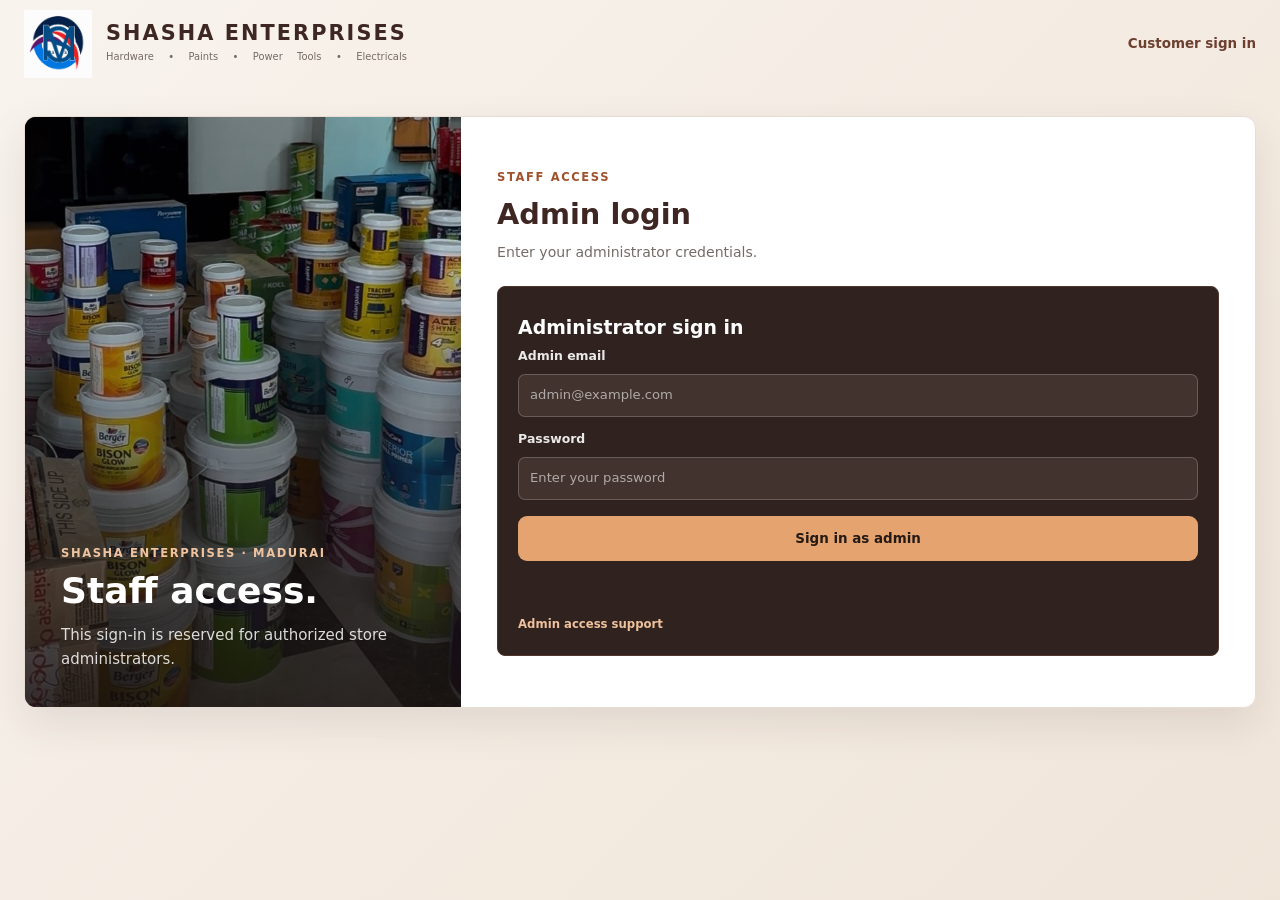
<file: Frontend/admin-login.html>
<!DOCTYPE html>
<html lang="en">
<head>
  <meta charset="UTF-8">
  <meta name="viewport" content="width=device-width, initial-scale=1.0">
  <meta name="description" content="Administrator sign-in for Shasha Enterprises.">
  <title>Admin Sign In | Shasha Enterprises</title>
  <link rel="icon" type="image/png" href="assets/60E52ABA-7AD5-4435-8FFC-0AD6243C003D.PNG">
  <link rel="stylesheet" href="style.css">
  <!-- Removed the conflicting login.js from here -->
</head>
<body class="login-page">
  <header class="login-header container">
    <a class="brand" href="index.html" aria-label="Shasha Enterprises home">
      <img src="assets/60E52ABA-7AD5-4435-8FFC-0AD6243C003D.PNG" alt="">
      <span><strong>SHASHA&nbsp;ENTERPRISES</strong><small>Hardware • Paints • Power Tools • Electricals</small></span>
    </a>
    <a class="login-home" href="login.html">Customer sign in</a>
  </header>
  <main class="login-main container">
    <section class="login-layout" aria-labelledby="admin-page-title">
      <div class="login-visual">
        <img src="assets/IMG_6827.jpg" alt="Paint supplies at Shasha Enterprises">
        <div class="login-visual-copy">
          <span class="eyebrow">Shasha Enterprises · Madurai</span>
          <h1 id="admin-page-title">Staff access.</h1>
          <p>This sign-in is reserved for authorized store administrators.</p>
        </div>
      </div>
      <div class="login-content">
        <div class="login-heading">
          <span class="eyebrow">STAFF ACCESS</span>
          <h2>Admin login</h2>
          <p>Enter your administrator credentials.</p>
        </div>
        <div class="login-forms login-forms-single">
          <section class="login-card login-card-admin" aria-labelledby="admin-login-title">
            <h3 id="admin-login-title">Administrator sign in</h3>
            <!-- Removed the fake preview notice text -->
            <form data-login-form data-login-role="admin">
              <label class="form-field" for="admin-email">Admin email</label>
              <input id="admin-email" name="email" type="email" autocomplete="username" placeholder="admin@example.com" required>
              <label class="form-field" for="admin-password">Password</label>
              <input id="admin-password" name="password" type="password" autocomplete="current-password" placeholder="Enter your password" required>
              <button class="button button-admin button-block" type="submit">Sign in as admin</button>
              <p class="login-status" data-login-status role="status" aria-live="polite"></p>
            </form>
            <a class="login-help" href="contact.html">Admin access support</a>
            <!-- Removed the Open Local Dashboard bypass link -->
          </section>
        </div>
      </div>
    </section>
  </main>
  
  <script>
    document.querySelector('form').addEventListener('submit', function(e) {
        e.preventDefault(); 
        
        const email = document.querySelector('input[type="email"]').value;
        const password = document.querySelector('input[type="password"]').value;
        const credentials = btoa(email + ':' + password);

        fetch('http://localhost:8080/api/user', {
            method: 'GET',
            headers: { 'Authorization': 'Basic ' + credentials }
        })
        .then(response => {
            if (response.ok) return response.json();
            throw new Error("Invalid credentials");
        })
        .then(userData => {
            // ENFORCE ADMIN ROLE
            if (userData.role === 'ADMIN') {
                localStorage.setItem('adminAuthToken', 'Basic ' + credentials);
                alert("Admin login successful!");
                window.location.href = 'admin-dashboard.html'; 
            } else {
                alert("Access Denied: Your account does not have administrator privileges.");
            }
        })
        .catch(error => {
            alert("Error: Incorrect email or password.");
        });
    });
  </script>
</body>
</html>
</file>
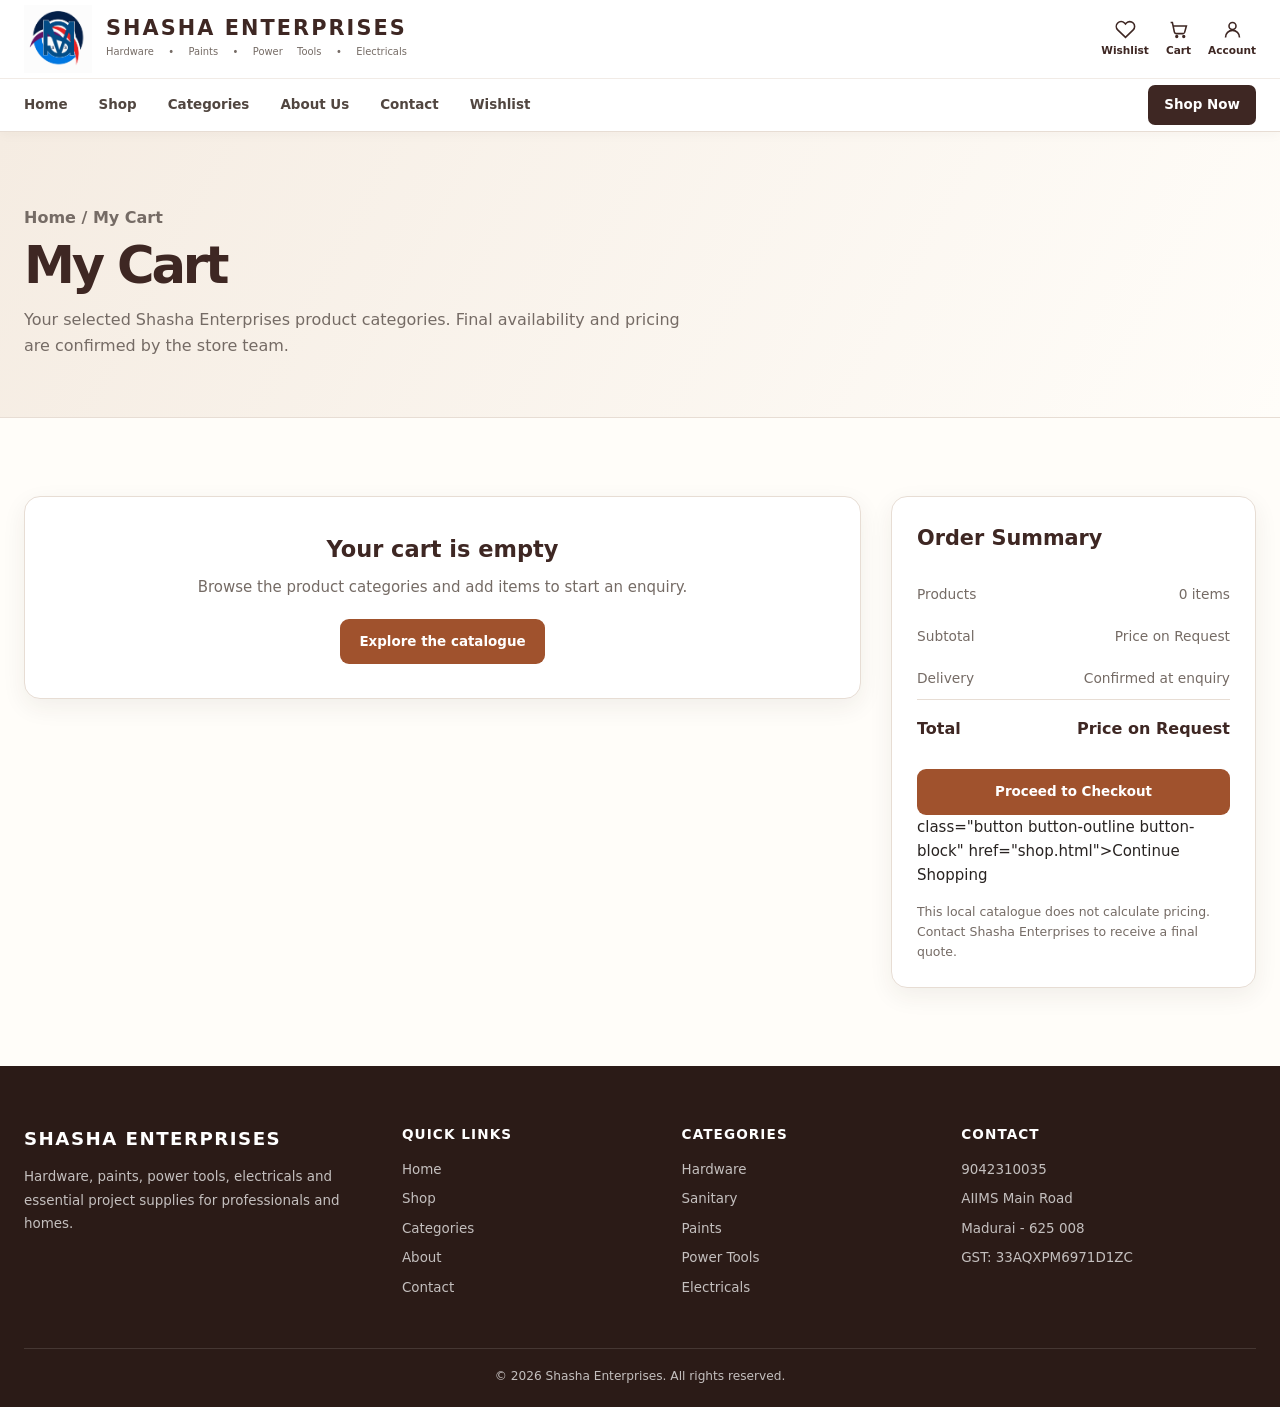
<file: Frontend/cart.html>
<!DOCTYPE html>
<html lang="en">

<head>
    <meta charset="UTF-8">
    <meta name="viewport" content="width=device-width,initial-scale=1.0">
    <meta name="description" content="Shasha Enterprises cart.">
    <title>My Cart | Shasha Enterprises</title>
    <link rel="icon" type="image/png" href="assets/60E52ABA-7AD5-4435-8FFC-0AD6243C003D.PNG">
    <link rel="stylesheet" href="style.css">
    <script src="app.js" defer></script>
</head>

<body>
    <header class="site-header"><input class="nav-toggle" type="checkbox" id="nav-toggle">
        <div class="container header-main"><a class="brand" href="index.html"><img
                    src="assets/60E52ABA-7AD5-4435-8FFC-0AD6243C003D.PNG"
                    alt="Shasha Enterprises logo"><span><strong>SHASHA&nbsp;ENTERPRISES</strong><small>Hardware • Paints •
                        Power Tools • Electricals</small></span></a>
            <form class="search" action="shop.html" method="get"><label class="visually-hidden" for="cart-search">Search
                    products</label><input id="cart-search" name="q" type="search" placeholder="Search for products...">
            </form>
            <div class="header-actions"><a class="icon-link" href="shop.html#featured-products"
                    aria-label="View products">♡<span>Wishlist</span></a><a class="icon-link" href="cart.html"
                    aria-label="View shopping cart">⌑<span class="badge">2</span><span>Cart</span></a><a
                    class="icon-link" href="contact.html"
                    aria-label="Contact Shasha Enterprises">◯<span>Account</span></a><label class="menu-button"
                    for="nav-toggle" aria-label="Toggle navigation">☰</label></div>
        </div>
        <div class="nav-row">
            <nav class="container primary-nav" aria-label="Primary navigation"><a href="index.html">Home</a><a
                    href="shop.html">Shop</a><a href="index.html#categories">Categories</a><a href="about.html">About
                    Us</a><a href="contact.html">Contact</a><a class="shop-now" href="shop.html">Shop Now</a></nav>
        </div>
    </header>
    <main>
        <section class="page-hero">
            <div class="container">
                <p class="breadcrumb"><a href="index.html">Home</a> / My Cart</p>
                <h1>My Cart</h1>
                <p>Your selected Shasha Enterprises product categories. Final availability and pricing are confirmed by
                    the store team.</p>
            </div>
        </section>
        <section class="page-section">
            <div class="container cart-layout">
                <section class="cart-list card" aria-label="Cart products">
                    <article class="cart-row">
                        <div class="cart-thumb"><img src="assets/power.png" alt="Power tools range"></div>
                        <div>
                            <h2>Power Tool Range</h2>
                            <p>Power Tools</p>
                            <div class="cart-controls">
                                <div class="quantity" aria-label="Quantity selector"><button type="button"
                                        aria-label="Decrease power tools quantity">−</button><output>1</output><button
                                        type="button" aria-label="Increase power tools quantity">+</button></div><a
                                    class="remove-link" href="cart.html">Remove</a>
                            </div>
                        </div>
                        <p class="cart-price">Price on Request</p>
                    </article>
                    <article class="cart-row">
                        <div class="cart-thumb"><img src="assets/pipe.PNG" alt="Sanitary ware and plumbing supplies">
                        </div>
                        <div>
                            <h2>Sanitary Wares &amp; Plumbing</h2>
                            <p>Plumbing</p>
                            <div class="cart-controls">
                                <div class="quantity" aria-label="Quantity selector"><button type="button"
                                        aria-label="Decrease plumbing quantity">−</button><output>1</output><button
                                        type="button" aria-label="Increase plumbing quantity">+</button></div><a
                                    class="remove-link" href="cart.html">Remove</a>
                            </div>
                        </div>
                        <p class="cart-price">Price on Request</p>
                    </article>
                </section>
                <aside class="summary-card card">
                    <h2>Order Summary</h2>
                    <div class="summary-lines">
                        <div><span>Products</span><span>2 items</span></div>
                        <div><span>Subtotal</span><span>Price on Request</span></div>
                        <div><span>Delivery</span><span>Confirmed at enquiry</span></div>
                        <div class="summary-total"><span>Total</span><span>Price on Request</span></div>
                    </div><a class="button button-primary button-block" href="#" id="cart-checkout-btn">Proceed to
                        Checkout</a>

                    <script>
                        document.getElementById('cart-checkout-btn').addEventListener('click', function (e) {
                            e.preventDefault();
                            const authToken = localStorage.getItem('authToken');

                            if (authToken) {
                                // User is logged in, send them to checkout
                                window.location.href = 'checkout.html';
                            } else {
                                // User is not logged in, redirect to login page
                                alert("You must log in to proceed to checkout.");
                                window.location.href = 'login.html';
                            }
                        });
                    </script>
                    class="button button-outline button-block" href="shop.html">Continue Shopping</a>
                    <p class="cart-note">This local catalogue does not calculate pricing. Contact Shasha Enterprises to
                        receive a final quote.</p>
                </aside>
            </div>
        </section>
    </main>
    <footer class="site-footer">
        <div class="container footer-grid">
            <div>
                <div class="footer-brand">SHASHA ENTERPRISES</div>
                <p>Hardware, paints, power tools, electricals and essential project supplies for professionals and
                    homes.</p>
            </div>
            <div>
                <h2>Quick Links</h2>
                <ul>
                    <li><a href="index.html">Home</a></li>
                    <li><a href="shop.html">Shop</a></li>
                    <li><a href="index.html#categories">Categories</a></li>
                    <li><a href="about.html">About</a></li>
                    <li><a href="contact.html">Contact</a></li>
                </ul>
            </div>
            <div>
                <h2>Categories</h2>
                <ul>
                    <li><a href="shop.html#hardware">Hardware</a></li>
                    <li><a href="shop.html#sanitary">Sanitary</a></li>
                    <li><a href="shop.html#paints">Paints</a></li>
                    <li><a href="shop.html#power-tools">Power Tools</a></li>
                    <li><a href="shop.html#electrical">Electricals</a></li>
                </ul>
            </div>
            <div>
                <h2>Contact</h2>
                <ul>
                    <li><a href="tel:9042310035">9042310035</a></li>
                    <li>AIIMS Main Road</li>
                    <li>Madurai - 625 008</li>
                    <li>GST: 33AQXPM6971D1ZC</li>
                </ul>
            </div>
        </div>
        <div class="container copyright">© 2026 Shasha Enterprises. All rights reserved.</div>
    </footer>
</body>

</html>
</file>
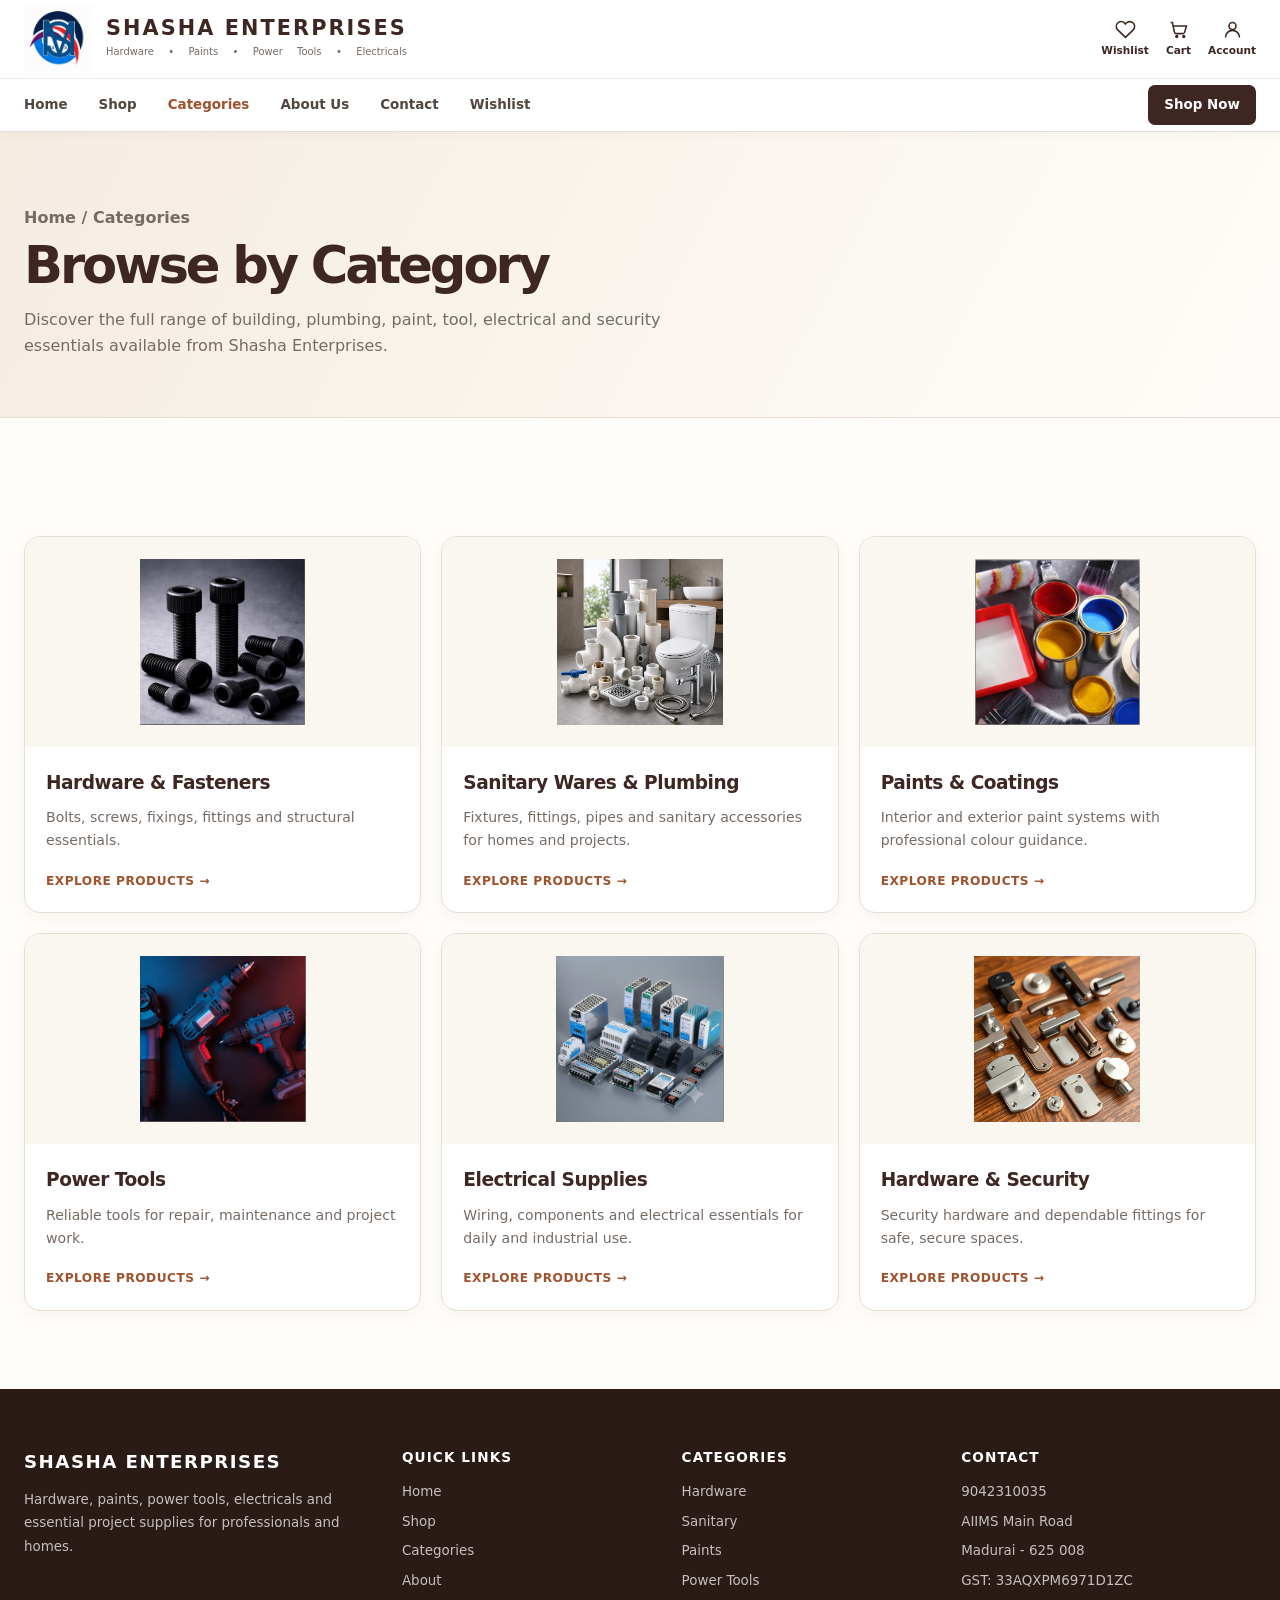
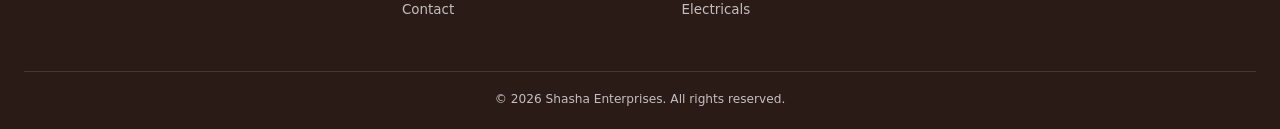
<file: Frontend/category.html>
<!DOCTYPE html>
<html lang="en">
<head>
  <meta charset="UTF-8">
  <meta name="viewport" content="width=device-width, initial-scale=1.0">
  <meta name="description" content="Browse product categories by hardware, paints, tools, electrical, plumbing and security supplies at Shasha Enterprises.">
  <title>Categories | Shasha Enterprises</title>
  <link rel="icon" type="image/png" href="assets/60E52ABA-7AD5-4435-8FFC-0AD6243C003D.PNG">
  <link rel="stylesheet" href="style.css">
  <script src="app.js" defer></script>
</head>
<body>
  <header class="site-header">
    <input class="nav-toggle" type="checkbox" id="nav-toggle">
    <div class="container header-main">
      <a class="brand" href="index.html" aria-label="Shasha Enterprises home"><img src="assets/60E52ABA-7AD5-4435-8FFC-0AD6243C003D.PNG" alt="Shasha Enterprises logo"><span><strong>SHASHA&nbsp;ENTERPRISES</strong><small>Hardware • Paints • Power Tools • Electricals</small></span></a>
      <form class="search" action="shop.html" method="get" role="search">
        <svg viewBox="0 0 24 24" fill="none" stroke="currentColor" stroke-width="2" aria-hidden="true"><circle cx="11" cy="11" r="7"/><path d="m20 20-4-4"/></svg>
        <label class="visually-hidden" for="category-search">Search products</label>
        <input id="category-search" name="q" type="search" placeholder="Search for products...">
      </form>
      <div class="header-actions">
        <a class="icon-link" href="shop.html#featured-products" aria-label="View products">♡<span>Wishlist</span></a>
        <a class="icon-link" href="cart.html" aria-label="View shopping cart">⌑<span class="badge">0</span><span>Cart</span></a>
        <a class="icon-link" href="contact.html" aria-label="Contact Shasha Enterprises">◯<span>Account</span></a>
        <label class="menu-button" for="nav-toggle" aria-label="Toggle navigation"><svg viewBox="0 0 24 24" fill="none" stroke="currentColor" stroke-width="2"><path d="M3 6h18M3 12h18M3 18h18"/></svg></label>
      </div>
    </div>
    <div class="nav-row">
      <nav class="container primary-nav" aria-label="Primary navigation">
        <a href="index.html">Home</a>
        <a href="shop.html">Shop</a>
        <a class="active" href="category.html">Categories</a>
        <a href="about.html">About Us</a>
        <a href="contact.html">Contact</a>
        <a class="shop-now" href="shop.html">Shop Now</a>
      </nav>
    </div>
  </header>

  <main>
    <section class="page-hero">
      <div class="container">
        <p class="breadcrumb"><a href="index.html">Home</a> / Categories</p>
        <h1>Browse by Category</h1>
        <p>Discover the full range of building, plumbing, paint, tool, electrical and security essentials available from Shasha Enterprises.</p>
      </div>
    </section>

    <section class="page-section">
      <div class="container">
        <div class="category-grid">
          <a class="category-card" href="shop.html#hardware">
            <div class="category-image"><img src="assets/harware.png" alt="Hardware and fasteners selection"></div>
            <div class="category-body">
              <h3>Hardware &amp; Fasteners</h3>
              <p>Bolts, screws, fixings, fittings and structural essentials.</p>
              <span class="explore">Explore Products →</span>
            </div>
          </a>

          <a class="category-card" href="shop.html#sanitary">
            <div class="category-image"><img src="assets/pipe.PNG" alt="Sanitary ware and plumbing supplies"></div>
            <div class="category-body">
              <h3>Sanitary Wares &amp; Plumbing</h3>
              <p>Fixtures, fittings, pipes and sanitary accessories for homes and projects.</p>
              <span class="explore">Explore Products →</span>
            </div>
          </a>

          <a class="category-card" href="shop.html#paints">
            <div class="category-image"><img src="assets/paint.png" alt="Paints and coatings range"></div>
            <div class="category-body">
              <h3>Paints &amp; Coatings</h3>
              <p>Interior and exterior paint systems with professional colour guidance.</p>
              <span class="explore">Explore Products →</span>
            </div>
          </a>

          <a class="category-card" href="shop.html#power-tools">
            <div class="category-image"><img src="assets/power.png" alt="Power tools range"></div>
            <div class="category-body">
              <h3>Power Tools</h3>
              <p>Reliable tools for repair, maintenance and project work.</p>
              <span class="explore">Explore Products →</span>
            </div>
          </a>

          <a class="category-card" href="shop.html#electrical">
            <div class="category-image"><img src="assets/electrical.png" alt="Electrical supplies range"></div>
            <div class="category-body">
              <h3>Electrical Supplies</h3>
              <p>Wiring, components and electrical essentials for daily and industrial use.</p>
              <span class="explore">Explore Products →</span>
            </div>
          </a>

          <a class="category-card" href="shop.html#security">
            <div class="category-image"><img src="assets/lo.webp" alt="Hardware and security supplies"></div>
            <div class="category-body">
              <h3>Hardware &amp; Security</h3>
              <p>Security hardware and dependable fittings for safe, secure spaces.</p>
              <span class="explore">Explore Products →</span>
            </div>
          </a>
        </div>
      </div>
    </section>
  </main>

  <footer class="site-footer">
    <div class="container footer-grid">
      <div>
        <div class="footer-brand">SHASHA ENTERPRISES</div>
        <p>Hardware, paints, power tools, electricals and essential project supplies for professionals and homes.</p>
      </div>
      <div>
        <h2>Quick Links</h2>
        <ul>
          <li><a href="index.html">Home</a></li>
          <li><a href="shop.html">Shop</a></li>
          <li><a href="category.html">Categories</a></li>
          <li><a href="about.html">About</a></li>
          <li><a href="contact.html">Contact</a></li>
        </ul>
      </div>
      <div>
        <h2>Categories</h2>
        <ul>
          <li><a href="shop.html#hardware">Hardware</a></li>
          <li><a href="shop.html#sanitary">Sanitary</a></li>
          <li><a href="shop.html#paints">Paints</a></li>
          <li><a href="shop.html#power-tools">Power Tools</a></li>
          <li><a href="shop.html#electrical">Electricals</a></li>
        </ul>
      </div>
      <div>
        <h2>Contact</h2>
        <ul>
          <li><a href="tel:9042310035">9042310035</a></li>
          <li>AIIMS Main Road</li>
          <li>Madurai - 625 008</li>
          <li>GST: 33AQXPM6971D1ZC</li>
        </ul>
      </div>
    </div>
    <div class="container copyright">© 2026 Shasha Enterprises. All rights reserved.</div>
  </footer>
  <a class="whatsapp" href="https://wa.me/919042310035" target="_blank" rel="noopener noreferrer" aria-label="Chat with Shasha Enterprises on WhatsApp">W</a>
</body>
</html>
</file>
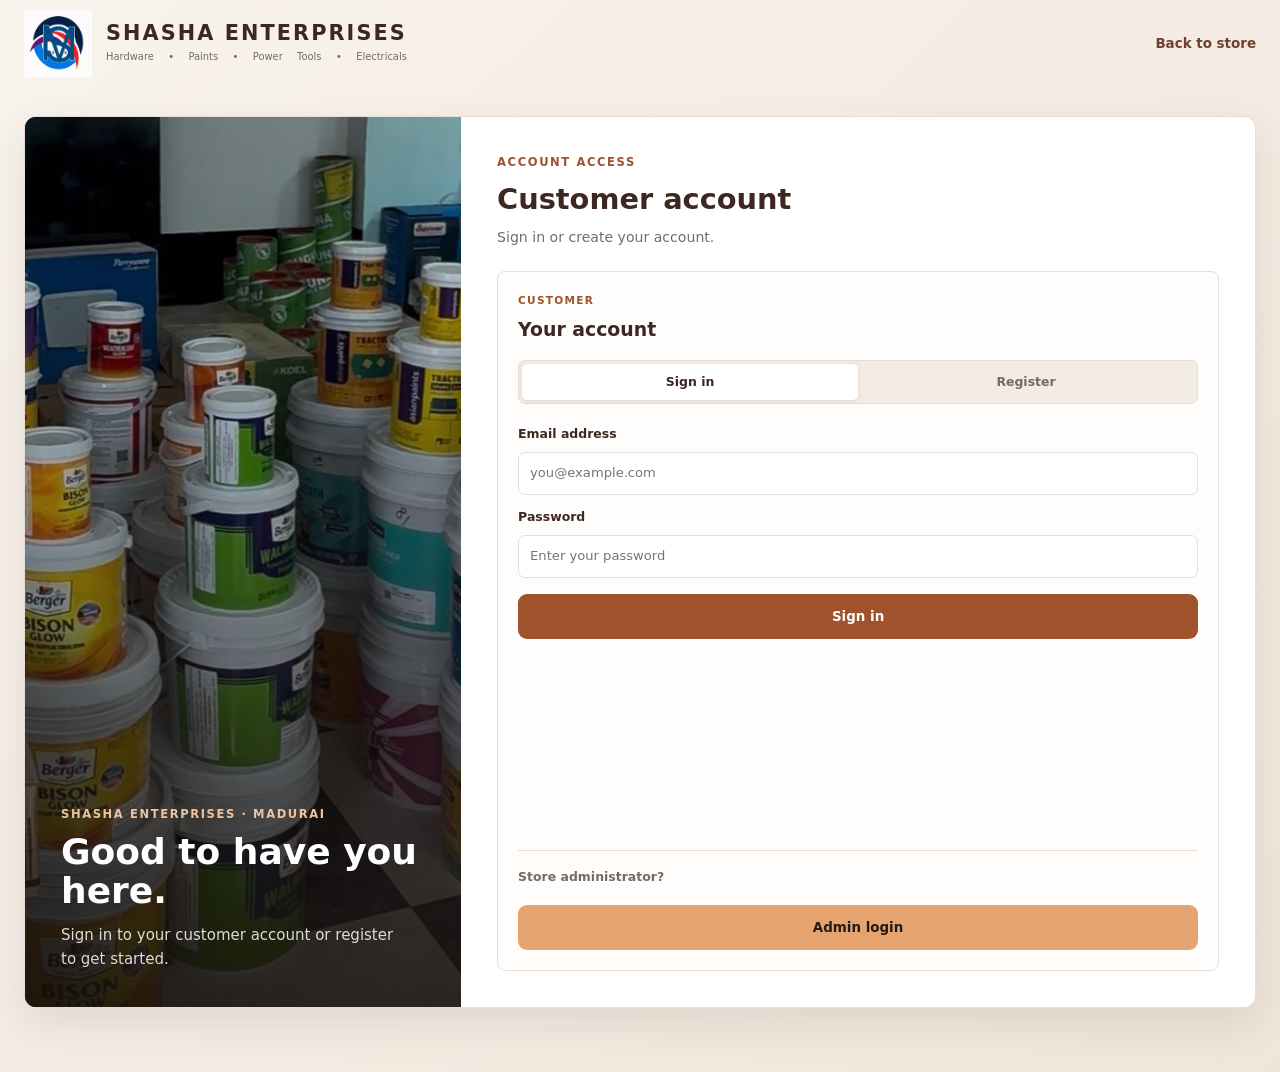
<file: Frontend/checkout.html>
<!DOCTYPE html>
<html lang="en">

<head>
	<meta charset="UTF-8">
	<meta name="viewport" content="width=device-width,initial-scale=1.0">
	<meta name="description" content="Checkout request for Shasha Enterprises.">
	<title>Checkout | Shasha Enterprises</title>
	<script>
		if (!localStorage.getItem('authToken')) {
			alert("Please sign in to access the checkout page.");
			window.location.href = 'login.html';
		}
	</script>
	<link rel="icon" type="image/png" href="assets/60E52ABA-7AD5-4435-8FFC-0AD6243C003D.PNG">
	<link rel="stylesheet" href="style.css">
	<script src="app.js" defer></script>
</head>

<body>
	<header class="site-header"><input class="nav-toggle" type="checkbox" id="nav-toggle">
		<div class="container header-main"><a class="brand" href="index.html"><img
					src="assets/60E52ABA-7AD5-4435-8FFC-0AD6243C003D.PNG"
					alt="Shasha Enterprises logo"><span><strong>SHASHA&nbsp;ENTERPRISES</strong><small>Hardware • Paints •
						Power Tools • Electricals</small></span></a>
			<form class="search" action="shop.html" method="get"><label class="visually-hidden"
					for="checkout-search">Search products</label><input id="checkout-search" name="q" type="search"
					placeholder="Search for products..."></form>
			<div class="header-actions"><a class="icon-link" href="shop.html#featured-products"
					aria-label="View products">♡<span>Wishlist</span></a><a class="icon-link" href="cart.html"
					aria-label="View shopping cart">⌑<span class="badge">2</span><span>Cart</span></a><a
					class="icon-link" href="contact.html"
					aria-label="Contact Shasha Enterprises">◯<span>Account</span></a><label class="menu-button"
					for="nav-toggle" aria-label="Toggle navigation">☰</label></div>
		</div>
		<div class="nav-row">
			<nav class="container primary-nav" aria-label="Primary navigation"><a href="index.html">Home</a><a
					href="shop.html">Shop</a><a href="index.html#categories">Categories</a><a href="about.html">About
					Us</a><a href="contact.html">Contact</a><a class="shop-now" href="shop.html">Shop Now</a></nav>
		</div>
	</header>
	<main>
		<section class="page-hero">
			<div class="container">
				<p class="breadcrumb"><a href="index.html">Home</a> / <a href="cart.html">Cart</a> / Checkout</p>
				<h1>Checkout</h1>
				<p>Send your order request. Shasha Enterprises will confirm product availability, pricing and delivery
					details with you.</p>
			</div>
		</section>
		<section class="page-section">
			<div class="container checkout-layout">
				<form id="checkout-form" class="form-card card" action="checkout.html" method="post">
					<h2>Shipping Address</h2>
					<p>Use the details where you would like the order enquiry to be coordinated.</p>
					<div class="form-grid">
						<label class="form-field">Full Name<input type="text" name="name" placeholder="Your full name"
								required></label>
						<label class="form-field">Phone<input type="tel" name="phone" placeholder="Your phone number"
								required></label>
						<label class="form-field wide">Address<textarea name="address"
								placeholder="House number, street and area" required></textarea></label>
						<label class="form-field">City<input type="text" name="city" placeholder="Your city"
								required></label>
						<label class="form-field">State<input type="text" name="state" placeholder="Your state"
								required></label>
						<label class="form-field">Pincode<input type="text" name="pincode" inputmode="numeric"
								placeholder="Pincode" required></label>
						<label class="form-field">Email<input type="email" name="email" placeholder="you@example.com"
								required></label>
					</div>
				</form>
				<aside class="summary-card card">
					<h2>Order Summary</h2>
					<div class="summary-lines">
						<div><span>Power Tool Range</span><span>Qty 1 · ₹4,694 / kit</span></div>
						<div><span>Sanitary &amp; Plumbing</span><span>Qty 1 · ₹890 / set</span></div>
						<div><span>Subtotal</span><span>₹5,584</span></div>
						<div><span>Delivery</span><span>Confirmed at enquiry</span></div>
						<div class="summary-total"><span>Grand Total</span><span>₹5,584</span></div>
					</div>
					<button class="button button-primary button-block" type="submit"
						form="checkout-form">Proceed</button>
				</aside>
			</div>
		</section>
	</main>
	<dialog class="enquiry-dialog" data-order-confirmation aria-labelledby="order-confirmation-title">
		<div class="enquiry-form order-confirmation-content">
			<span class="order-success-check" aria-hidden="true">✓</span>
			<button class="dialog-close" type="button" data-close-order-confirmation
				aria-label="Close confirmation">×</button>
			<div class="dialog-heading">
				<div><span class="eyebrow">Order request</span>
					<h2 id="order-confirmation-title">Order placed successfully</h2>
				</div>
			</div>
			<p>Thank you. Your order request has been received.</p>
		</div>
	</dialog>
	<footer class="site-footer">
		<div class="container footer-grid">
			<div>
				<div class="footer-brand">SHASHA ENTERPRISES</div>
				<p>Hardware, paints, power tools, electricals and essential project supplies for professionals and
					homes.</p>
			</div>
			<div>
				<h2>Quick Links</h2>
				<ul>
					<li><a href="index.html">Home</a></li>
					<li><a href="shop.html">Shop</a></li>
					<li><a href="index.html#categories">Categories</a></li>
					<li><a href="about.html">About</a></li>
					<li><a href="contact.html">Contact</a></li>
				</ul>
			</div>
			<div>
				<h2>Categories</h2>
				<ul>
					<li><a href="shop.html#hardware">Hardware</a></li>
					<li><a href="shop.html#sanitary">Sanitary</a></li>
					<li><a href="shop.html#paints">Paints</a></li>
					<li><a href="shop.html#power-tools">Power Tools</a></li>
					<li><a href="shop.html#electrical">Electricals</a></li>
				</ul>
			</div>
			<div>
				<h2>Contact</h2>
				<ul>
					<li><a href="tel:9042310035">9042310035</a></li>
					<li>AIIMS Main Road</li>
					<li>Madurai - 625 008</li>
					<li>GST: 33AQXPM6971D1ZC</li>
				</ul>
			</div>
		</div>
		<div class="container copyright">© 2026 Shasha Enterprises. All rights reserved.</div>
	</footer>
	<script>
		document.getElementById("checkout-form").addEventListener("submit", function (event) {
			event.preventDefault(); // Prevents page reload

			// 1. Check if user is logged in
			const authToken = localStorage.getItem('authToken');
			if (!authToken) {
				alert("You must be logged in to place an order.");
				window.location.href = 'login.html'; // Redirect to login
				return;
			}

			// 2. Scrape the Order Summary items from the HTML
			let scrapedSummary = "";
			const summaryRows = document.querySelectorAll('.summary-lines > div:not(.summary-total)');
			summaryRows.forEach(row => {
				const spans = row.querySelectorAll('span');
				if (spans.length >= 2) {
					// Formats it like: "Power Tool Range (Qty 1 · ₹4,694 / kit) | "
					scrapedSummary += spans[0].innerText + " (" + spans[1].innerText + ") | ";
				}
			});

			// 3. Scrape the Grand Total price
			let scrapedTotal = "";
			const totalSpan = document.querySelector('.summary-total span:nth-child(2)');
			if (totalSpan) {
				scrapedTotal = totalSpan.innerText;
			}

			// 4. Collect data using the 'name' attributes from your HTML fields
			const orderData = {
				fullName: document.querySelector('input[name="name"]').value,
				phone: document.querySelector('input[name="phone"]').value,
				address: document.querySelector('textarea[name="address"]').value,
				city: document.querySelector('input[name="city"]').value,
				state: document.querySelector('input[name="state"]').value,
				pincode: document.querySelector('input[name="pincode"]').value,
				email: document.querySelector('input[name="email"]').value,

				// Include the newly scraped cart data
				orderSummary: scrapedSummary,
				grandTotal: scrapedTotal
			};

			// 5. Send POST request with the Authorization header
			fetch('http://localhost:8080/api/checkout', {
				method: 'POST',
				headers: {
					'Content-Type': 'application/json',
					'Authorization': authToken // Attaching the token saved during login
				},
				body: JSON.stringify(orderData)
			})
				.then(response => {
					if (response.ok) return response.text();
					if (response.status === 401 || response.status === 403) {
						throw new Error('Unauthorized');
					}
					throw new Error('Network response was not ok.');
				})
				.then(data => {
					localStorage.removeItem('shasha-cart');
					document.querySelectorAll('.header-actions .badge').forEach(badge => {
						badge.textContent = '0';
						badge.hidden = true;
					});

					// Show your custom success dialog built into the HTML
					const dialog = document.querySelector('[data-order-confirmation]');
					if (dialog) dialog.showModal();

					// Clear the form fields
					document.getElementById("checkout-form").reset();
				})
				.catch(error => {
					console.error("Error:", error);
					if (error.message === 'Unauthorized') {
						alert("Your session expired or is invalid. Please log in again.");
						window.location.href = 'login.html';
					} else {
						alert("Error placing order. Please check your connection and try again.");
					}
				});
		});

		// Optional: Handle closing the custom success dialog
		document.querySelector('[data-close-order-confirmation]').addEventListener('click', function () {
			document.querySelector('[data-order-confirmation]').close();
			window.location.href = 'index.html'; // Redirect to home after closing
		});
	</script>
</body>

</html>
</file>
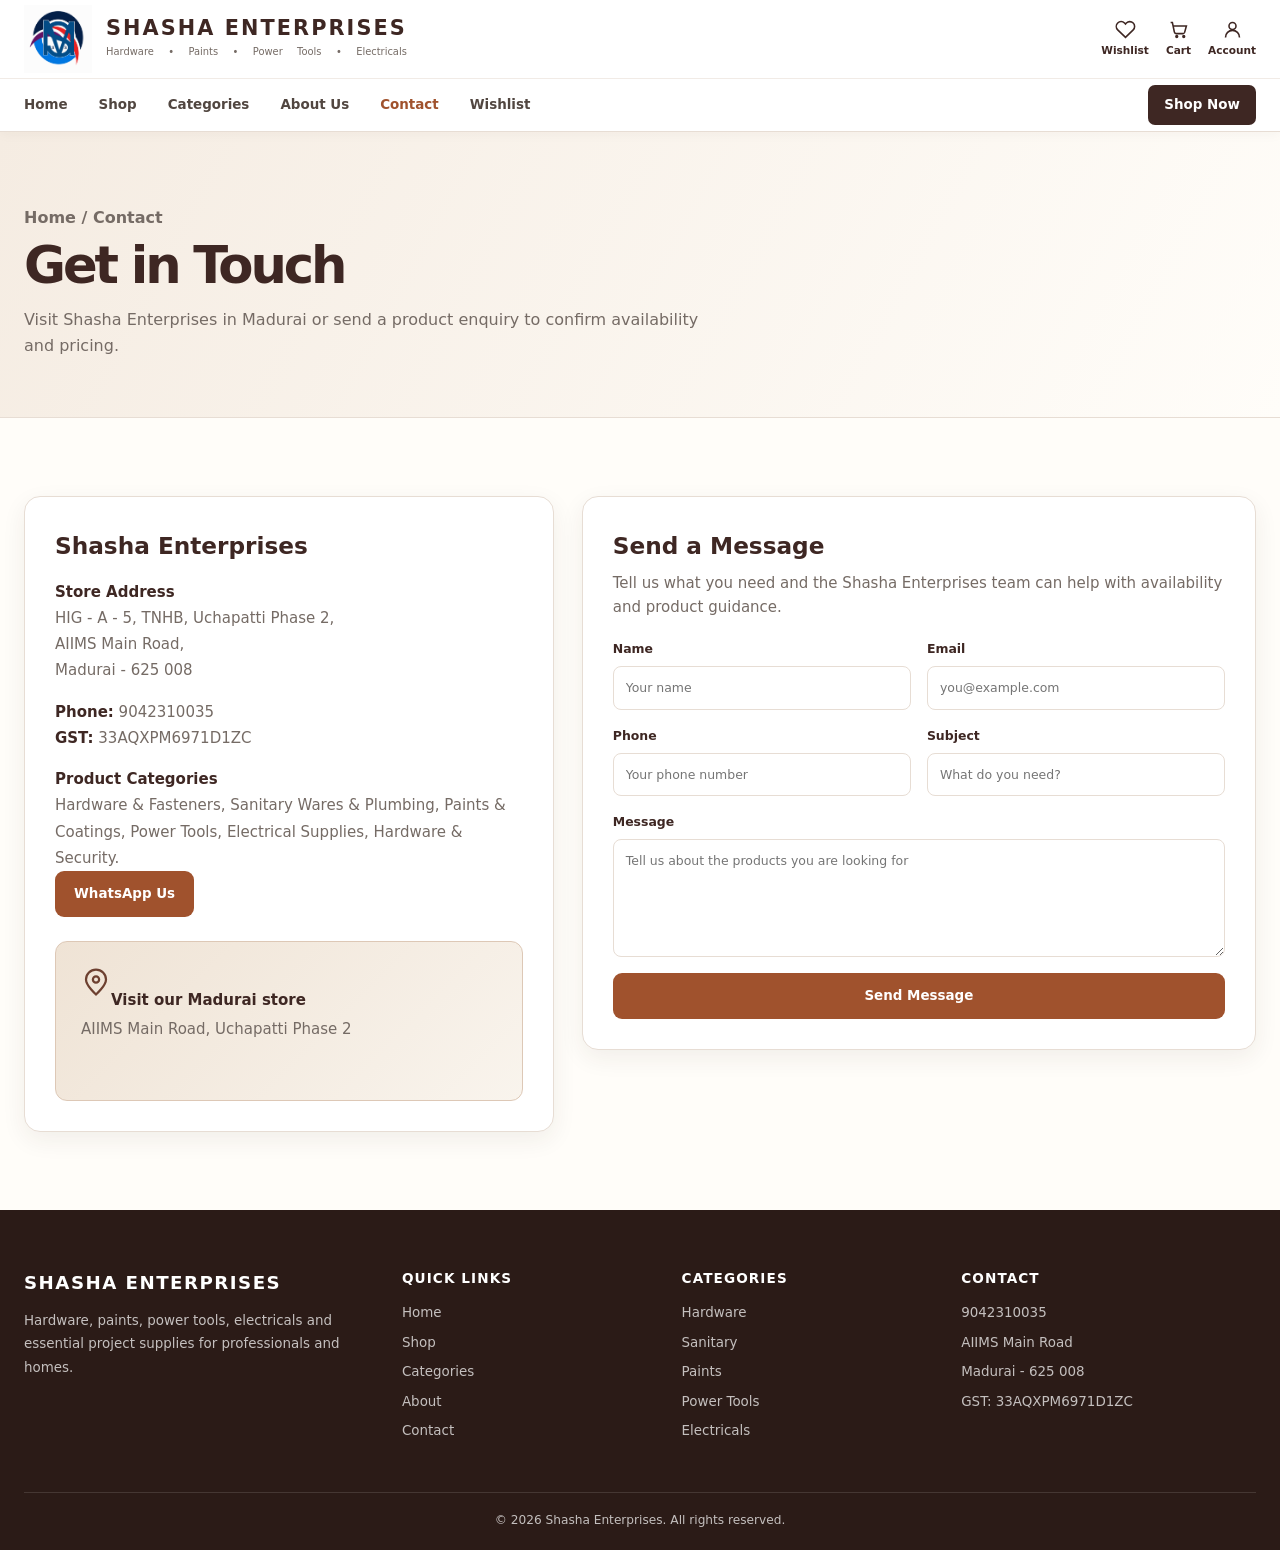
<file: Frontend/contact.html>
<!DOCTYPE html><html lang="en"><head><meta charset="UTF-8"><meta name="viewport" content="width=device-width,initial-scale=1.0"><meta name="description" content="Contact Shasha Enterprises in Madurai."><title>Contact | Shasha Enterprises</title><link rel="icon" type="image/png" href="assets/60E52ABA-7AD5-4435-8FFC-0AD6243C003D.PNG"><link rel="stylesheet" href="style.css">  <script src="app.js" defer></script>
</head><body>
<header class="site-header"><input class="nav-toggle" type="checkbox" id="nav-toggle"><div class="container header-main"><a class="brand" href="index.html"><img src="assets/60E52ABA-7AD5-4435-8FFC-0AD6243C003D.PNG" alt="Shasha Enterprises logo"><span><strong>SHASHA&nbsp;ENTERPRISES</strong><small>Hardware • Paints • Power Tools • Electricals</small></span></a><form class="search" action="shop.html" method="get"><label class="visually-hidden" for="contact-search">Search products</label><input id="contact-search" name="q" type="search" placeholder="Search for products..."></form><div class="header-actions"><a class="icon-link" href="shop.html#featured-products" aria-label="View products">♡<span>Wishlist</span></a><a class="icon-link" href="cart.html" aria-label="View shopping cart">⌑<span class="badge">2</span><span>Cart</span></a><a class="icon-link" href="contact.html" aria-label="Contact Shasha Enterprises">◯<span>Account</span></a><label class="menu-button" for="nav-toggle" aria-label="Toggle navigation">☰</label></div></div><div class="nav-row"><nav class="container primary-nav" aria-label="Primary navigation"><a href="index.html">Home</a><a href="shop.html">Shop</a><a href="index.html#categories">Categories</a><a href="about.html">About Us</a><a class="active" href="contact.html">Contact</a><a class="shop-now" href="shop.html">Shop Now</a></nav></div></header>
<main><section class="page-hero"><div class="container"><p class="breadcrumb"><a href="index.html">Home</a> / Contact</p><h1>Get in Touch</h1><p>Visit Shasha Enterprises in Madurai or send a product enquiry to confirm availability and pricing.</p></div></section><section class="page-section"><div class="container contact-layout"><section class="contact-info card"><h2>Shasha Enterprises</h2><address><strong>Store Address</strong><br>HIG - A - 5, TNHB, Uchapatti Phase 2,<br>AIIMS Main Road,<br>Madurai - 625 008</address><p><strong>Phone:</strong> <a href="tel:9042310035">9042310035</a><br><strong>GST:</strong> 33AQXPM6971D1ZC</p><p><strong>Product Categories</strong><br>Hardware &amp; Fasteners, Sanitary Wares &amp; Plumbing, Paints &amp; Coatings, Power Tools, Electrical Supplies, Hardware &amp; Security.</p><a class="button button-primary" href="https://wa.me/919042310035" target="_blank" rel="noopener noreferrer">WhatsApp Us</a><div class="map-card" aria-label="Store location card"><svg viewBox="0 0 24 24" fill="none" stroke="currentColor" stroke-width="1.8" aria-hidden="true"><path d="M20 10c0 5-8 12-8 12S4 15 4 10a8 8 0 1 1 16 0Z"/><circle cx="12" cy="10" r="2.5"/></svg><strong>Visit our Madurai store</strong><p>AIIMS Main Road, Uchapatti Phase 2</p></div></section><form class="contact-form card" action="contact.html" method="post"><h2>Send a Message</h2><p id="message-sent">Tell us what you need and the Shasha Enterprises team can help with availability and product guidance.</p><div class="form-grid"><label class="form-field">Name<input type="text" name="name" placeholder="Your name" required></label><label class="form-field">Email<input type="email" name="email" placeholder="you@example.com" required></label><label class="form-field">Phone<input type="tel" name="phone" placeholder="Your phone number" required></label><label class="form-field">Subject<input type="text" name="subject" placeholder="What do you need?" required></label><label class="form-field wide">Message<textarea name="message" placeholder="Tell us about the products you are looking for" required></textarea></label><button class="button button-primary wide" type="submit">Send Message</button></div></form></div></section></main>
<footer class="site-footer"><div class="container footer-grid"><div><div class="footer-brand">SHASHA ENTERPRISES</div><p>Hardware, paints, power tools, electricals and essential project supplies for professionals and homes.</p></div><div><h2>Quick Links</h2><ul><li><a href="index.html">Home</a></li><li><a href="shop.html">Shop</a></li><li><a href="index.html#categories">Categories</a></li><li><a href="about.html">About</a></li><li><a href="contact.html">Contact</a></li></ul></div><div><h2>Categories</h2><ul><li><a href="shop.html#hardware">Hardware</a></li><li><a href="shop.html#sanitary">Sanitary</a></li><li><a href="shop.html#paints">Paints</a></li><li><a href="shop.html#power-tools">Power Tools</a></li><li><a href="shop.html#electrical">Electricals</a></li></ul></div><div><h2>Contact</h2><ul><li><a href="tel:9042310035">9042310035</a></li><li>AIIMS Main Road</li><li>Madurai - 625 008</li><li>GST: 33AQXPM6971D1ZC</li></ul></div></div><div class="container copyright">© 2026 Shasha Enterprises. All rights reserved.</div></footer><a class="whatsapp" href="https://wa.me/919042310035" target="_blank" rel="noopener noreferrer" aria-label="Chat with Shasha Enterprises on WhatsApp">W</a></body></html>
</file>
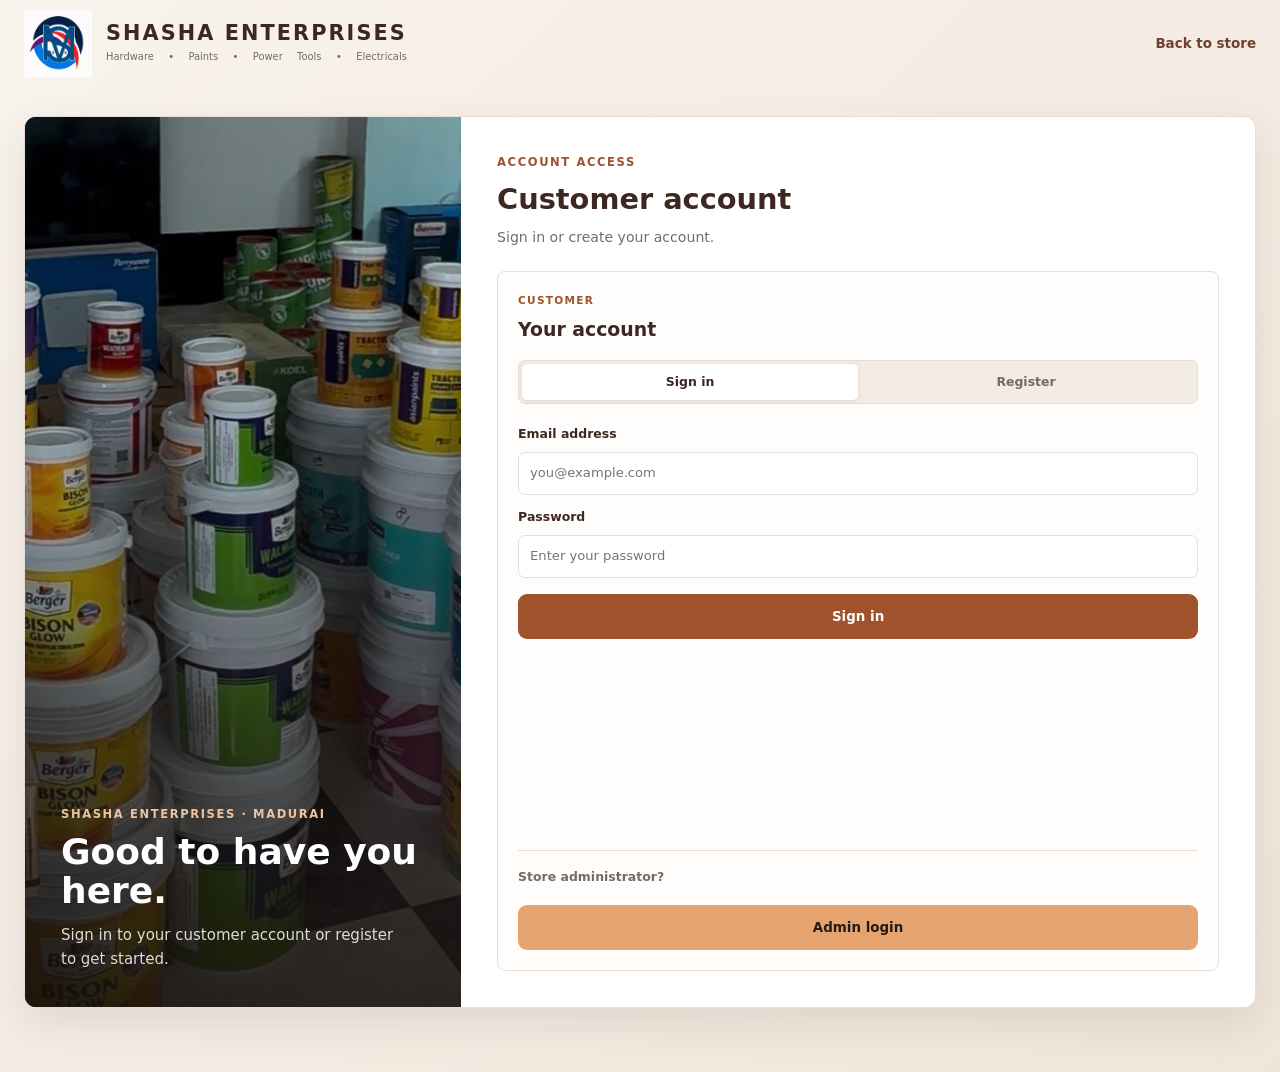
<file: Frontend/login.html>
<!DOCTYPE html>
<html lang="en">
<head>
  <meta charset="UTF-8">
  <meta name="viewport" content="width=device-width, initial-scale=1.0">
  <meta name="description" content="Sign in to your Shasha Enterprises account.">
  <title>Sign In | Shasha Enterprises</title>
  <link rel="icon" type="image/png" href="assets/60E52ABA-7AD5-4435-8FFC-0AD6243C003D.PNG">
  <link rel="stylesheet" href="style.css">
  <script src="login.js" defer></script>
</head>
<body class="login-page">
  <header class="login-header container">
    <a class="brand" href="index.html" aria-label="Shasha Enterprises home">
      <img src="assets/60E52ABA-7AD5-4435-8FFC-0AD6243C003D.PNG" alt="">
      <span><strong>SHASHA&nbsp;ENTERPRISES</strong><small>Hardware • Paints • Power Tools • Electricals</small></span>
    </a>
    <a class="login-home" href="index.html">Back to store</a>
  </header>
  <main class="login-main container">
    <section class="login-layout" aria-labelledby="login-title">
      <div class="login-visual">
        <img src="assets/IMG_6827.jpg" alt="Paint supplies at Shasha Enterprises">
        <div class="login-visual-copy">
          <span class="eyebrow">Shasha Enterprises · Madurai</span>
          <h1 id="login-title">Good to have you here.</h1>
          <p>Sign in to your customer account or register to get started.</p>
        </div>
      </div>
      <div class="login-content">
        <div class="login-heading">
          <span class="eyebrow">Account access</span>
          <h2>Customer account</h2>
          <p>Sign in or create your account.</p>
        </div>
        <section class="login-card account-details" data-account-details aria-labelledby="account-details-title" hidden></section>
        <div class="login-forms">
          <section class="login-card login-customer-card" aria-labelledby="user-login-title">
            <span class="login-label">CUSTOMER</span>
            <h3 id="user-login-title">Your account</h3>
            <div class="auth-switcher" aria-label="Customer account options">
              <button class="is-active" type="button" data-auth-mode="login" aria-pressed="true">Sign in</button>
              <button type="button" data-auth-mode="register" aria-pressed="false">Register</button>
            </div>
            <form data-login-form data-auth-panel="login">
              <label class="form-field" for="user-email">Email address</label>
              <input id="user-email" name="email" type="email" autocomplete="username" placeholder="you@example.com" required>
              <label class="form-field" for="user-password">Password</label>
              <input id="user-password" name="password" type="password" autocomplete="current-password" placeholder="Enter your password" required>
              <button class="button button-primary button-block" type="submit">Sign in</button>
              <p class="login-status" data-login-status role="status" aria-live="polite"></p>
            </form>
            <form data-login-form data-auth-panel="register" hidden>
              <label class="form-field" for="register-name">Full name</label>
              <input id="register-name" name="name" type="text" autocomplete="name" placeholder="Your full name" required>
              <label class="form-field" for="register-email">Email address</label>
              <input id="register-email" name="email" type="email" autocomplete="email" placeholder="you@example.com" required>
              <label class="form-field" for="register-password">Password</label>
              <input id="register-password" name="password" type="password" autocomplete="new-password" minlength="8" placeholder="At least 8 characters" required>
              <label class="form-field" for="register-confirm-password">Confirm password</label>
              <input id="register-confirm-password" name="confirmPassword" type="password" autocomplete="new-password" minlength="8" placeholder="Re-enter your password" required>
              <button class="button button-primary button-block" type="submit">Create account</button>
              <p class="login-status" data-login-status role="status" aria-live="polite"></p>
            </form>
            <div class="login-admin-action">
              <p>Store administrator?</p>
              <a class="button button-admin button-block" href="admin-login.html">Admin login</a>
            </div>
          </section>
        </div>
      </div>
    </section>
  </main>
</body>
</html>
</file>
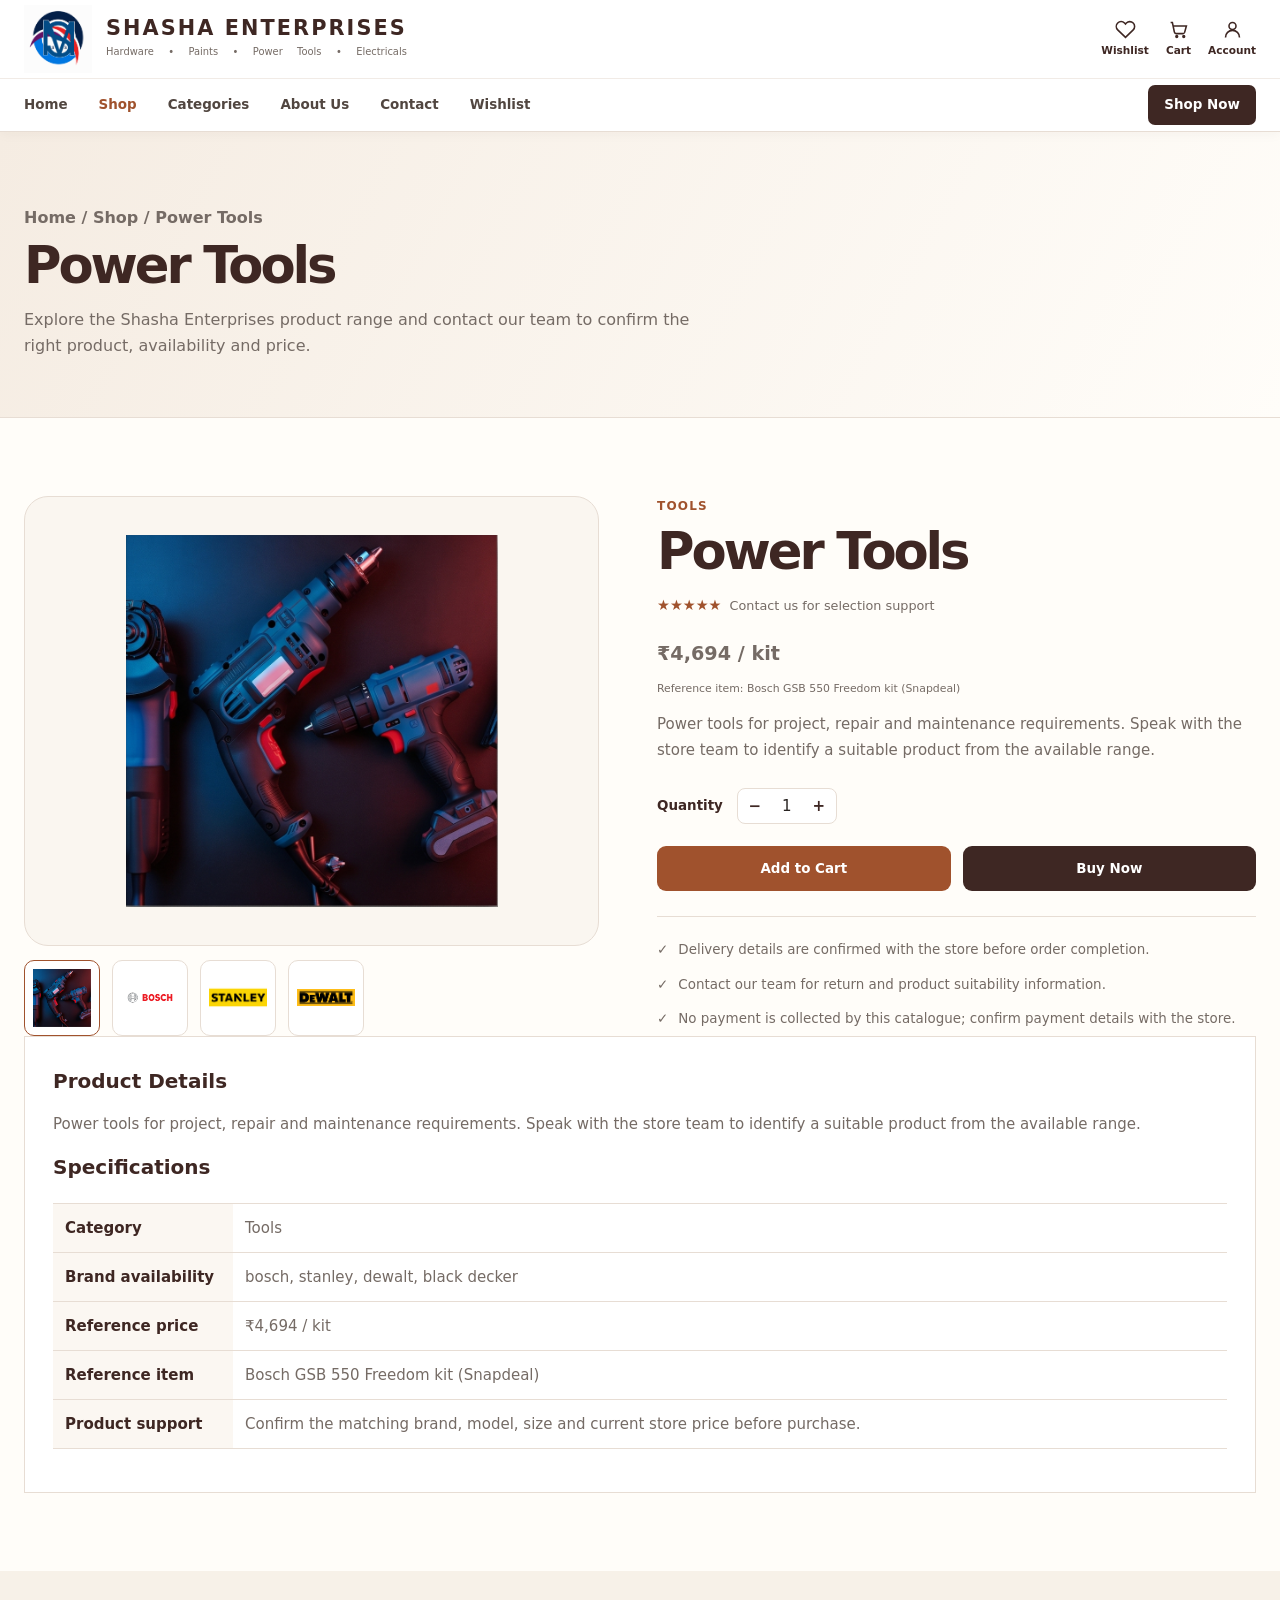
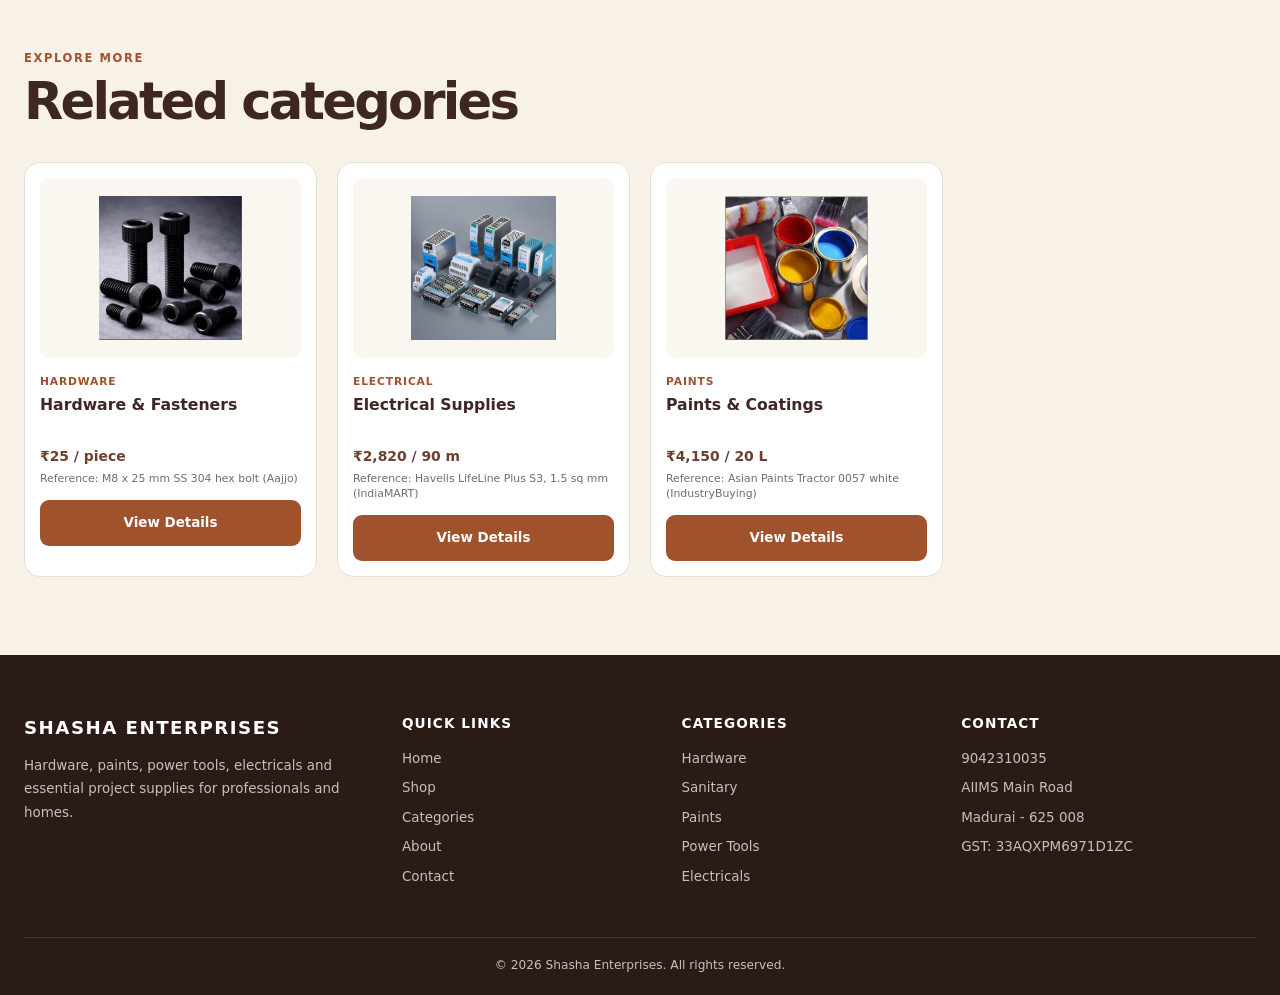
<file: Frontend/product.html>
<!DOCTYPE html>
<html lang="en">

<head>
    <meta charset="UTF-8">
    <meta name="viewport" content="width=device-width,initial-scale=1.0">
    <meta name="description" content="Power tool range available from Shasha Enterprises.">
    <title>Power Tool Range | Shasha Enterprises</title>
    <link rel="icon" type="image/png" href="assets/60E52ABA-7AD5-4435-8FFC-0AD6243C003D.PNG">
    <link rel="stylesheet" href="style.css">
    <script src="app.js" defer></script>
</head>

<body>
    <header class="site-header"><input class="nav-toggle" type="checkbox" id="nav-toggle">
        <div class="container header-main"><a class="brand" href="index.html"><img
                    src="assets/60E52ABA-7AD5-4435-8FFC-0AD6243C003D.PNG"
                    alt="Shasha Enterprises logo"><span><strong>SHASHA&nbsp;ENTERPRISES</strong><small>Hardware • Paints
                        • Power Tools • Electricals</small></span></a>
            <form class="search" action="shop.html" method="get" role="search"><span aria-hidden="true">⌕</span><label
                    class="visually-hidden" for="product-search">Search products</label><input id="product-search"
                    name="q" type="search" placeholder="Search for products..."></form>
            <div class="header-actions"><a class="icon-link" href="shop.html#featured-products"
                    aria-label="View products">♡<span>Wishlist</span></a><a class="icon-link" href="cart.html"
                    aria-label="View shopping cart">⌑<span class="badge">2</span><span>Cart</span></a><a
                    class="icon-link" href="contact.html"
                    aria-label="Contact Shasha Enterprises">◯<span>Account</span></a><label class="menu-button"
                    for="nav-toggle" aria-label="Toggle navigation">☰</label></div>
        </div>
        <div class="nav-row">
            <nav class="container primary-nav" aria-label="Primary navigation"><a href="index.html">Home</a><a
                    class="active" href="shop.html">Shop</a><a href="index.html#categories">Categories</a><a
                    href="about.html">About Us</a><a href="contact.html">Contact</a><a class="shop-now"
                    href="shop.html">Shop Now</a></nav>
        </div>
    </header>
    <main data-product-page>
        <section class="page-hero">
            <div class="container">
                <p class="breadcrumb"><a href="index.html">Home</a> / <a href="shop.html">Shop</a> / Power Tools</p>
                <h1>Power Tool Range</h1>
                <p>Explore the Shasha Enterprises product range and contact our team to confirm the right product,
                    availability and price.</p>
            </div>
        </section>
        <section class="page-section">
            <div class="container">
                <div class="product-detail">
                    <div>
                        <div class="product-gallery-main"><img src="assets/power.png"
                                alt="Shasha Enterprises power tools range"></div>
                        <div class="thumbnails" aria-label="Product image gallery"></div>
                    </div>
                    <div class="product-meta">
                        <p class="brand-name">Power Tools</p>
                        <h1>Power Tool Range</h1>
                        <div class="rating" aria-label="Product enquiry available">★★★★★ <span>Contact us for selection
                                support</span></div>
                        <p class="detail-price">Price on Request</p>
                        <p>Contact the store to confirm product details and availability.</p>
                        <div class="quantity-row"><strong>Quantity</strong>
                            <div class="quantity" aria-label="Quantity selector"><button type="button"
                                    aria-label="Decrease quantity">−</button><output>1</output><button type="button"
                                    aria-label="Increase quantity">+</button></div>
                        </div>
                        <div class="detail-actions"><button class="button button-primary" type="button"
                                data-add-to-cart>Add to Cart</button><button class="button button-dark" type="button"
                                data-buy-now>Buy Now</button></div>
                        <div class="assurance-list">
                            <div><span aria-hidden="true">✓</span>Delivery details are confirmed with the store before
                                order completion.</div>
                            <div><span aria-hidden="true">✓</span>Contact our team for return and product suitability
                                information.</div>
                            <div><span aria-hidden="true">✓</span>No payment is collected by this catalogue; confirm
                                payment details with the store.</div>
                        </div>
                    </div>
                </div>
                <div class="detail-tabs"><a href="#details">Product Details</a><a
                        href="#specifications">Specifications</a><a href="#related-products">Related Products</a></div>
                <section class="detail-copy" id="details">
                    <h2>Product Details</h2>
                    <p>Contact Shasha Enterprises to confirm current product details and availability.</p>
                    <h2 id="specifications">Specifications</h2>
                    <dl class="specs">
                        <dt>Category</dt>
                        <dd>Power Tools</dd>
                        <dt>Brand availability</dt>
                        <dd>Ask the store team for available brands and models.</dd>
                        <dt>Price</dt>
                        <dd>Price on Request</dd>
                        <dt>Product support</dt>
                        <dd>Contact Shasha Enterprises for selection guidance.</dd>
                    </dl>
                </section>
            </div>
        </section>
        <section class="page-section cream-section" id="related-products">
            <div class="container"><span class="eyebrow">Explore more</span>
                <h2 class="section-title">Related categories</h2>
                <div class="product-grid">
                    <article class="product-card">
                        <div class="product-image"><img src="assets/harware.png" alt="Hardware and fasteners selection">
                        </div><span class="product-label">Hardware</span>
                        <h3>Hardware &amp; Fasteners</h3>
                        <p class="price">Price on Request</p><a class="button button-primary"
                            href="shop.html#hardware">View Category</a>
                    </article>
                    <article class="product-card">
                        <div class="product-image"><img src="assets/electrical.png" alt="Electrical supplies range">
                        </div><span class="product-label">Electrical</span>
                        <h3>Electrical Supplies</h3>
                        <p class="price">Contact for Price</p><a class="button button-primary"
                            href="shop.html#electrical">View Category</a>
                    </article>
                    <article class="product-card">
                        <div class="product-image"><img src="assets/paint.png" alt="Paints and coatings range"></div>
                        <span class="product-label">Paints</span>
                        <h3>Paints &amp; Coatings</h3>
                        <p class="price">Contact for Price</p><a class="button button-primary"
                            href="shop.html#paints">View Category</a>
                    </article>
                </div>
            </div>
        </section>
    </main>
    <footer class="site-footer">
        <div class="container footer-grid">
            <div>
                <div class="footer-brand">SHASHA ENTERPRISES</div>
                <p>Hardware, paints, power tools, electricals and essential project supplies for professionals and
                    homes.</p>
            </div>
            <div>
                <h2>Quick Links</h2>
                <ul>
                    <li><a href="index.html">Home</a></li>
                    <li><a href="shop.html">Shop</a></li>
                    <li><a href="index.html#categories">Categories</a></li>
                    <li><a href="about.html">About</a></li>
                    <li><a href="contact.html">Contact</a></li>
                </ul>
            </div>
            <div>
                <h2>Categories</h2>
                <ul>
                    <li><a href="shop.html#hardware">Hardware</a></li>
                    <li><a href="shop.html#sanitary">Sanitary</a></li>
                    <li><a href="shop.html#paints">Paints</a></li>
                    <li><a href="shop.html#power-tools">Power Tools</a></li>
                    <li><a href="shop.html#electrical">Electricals</a></li>
                </ul>
            </div>
            <div>
                <h2>Contact</h2>
                <ul>
                    <li><a href="tel:9042310035">9042310035</a></li>
                    <li>AIIMS Main Road</li>
                    <li>Madurai - 625 008</li>
                    <li>GST: 33AQXPM6971D1ZC</li>
                </ul>
            </div>
        </div>
        <div class="container copyright">© 2026 Shasha Enterprises. All rights reserved.</div>
    </footer>
</body>

</html>
</file>
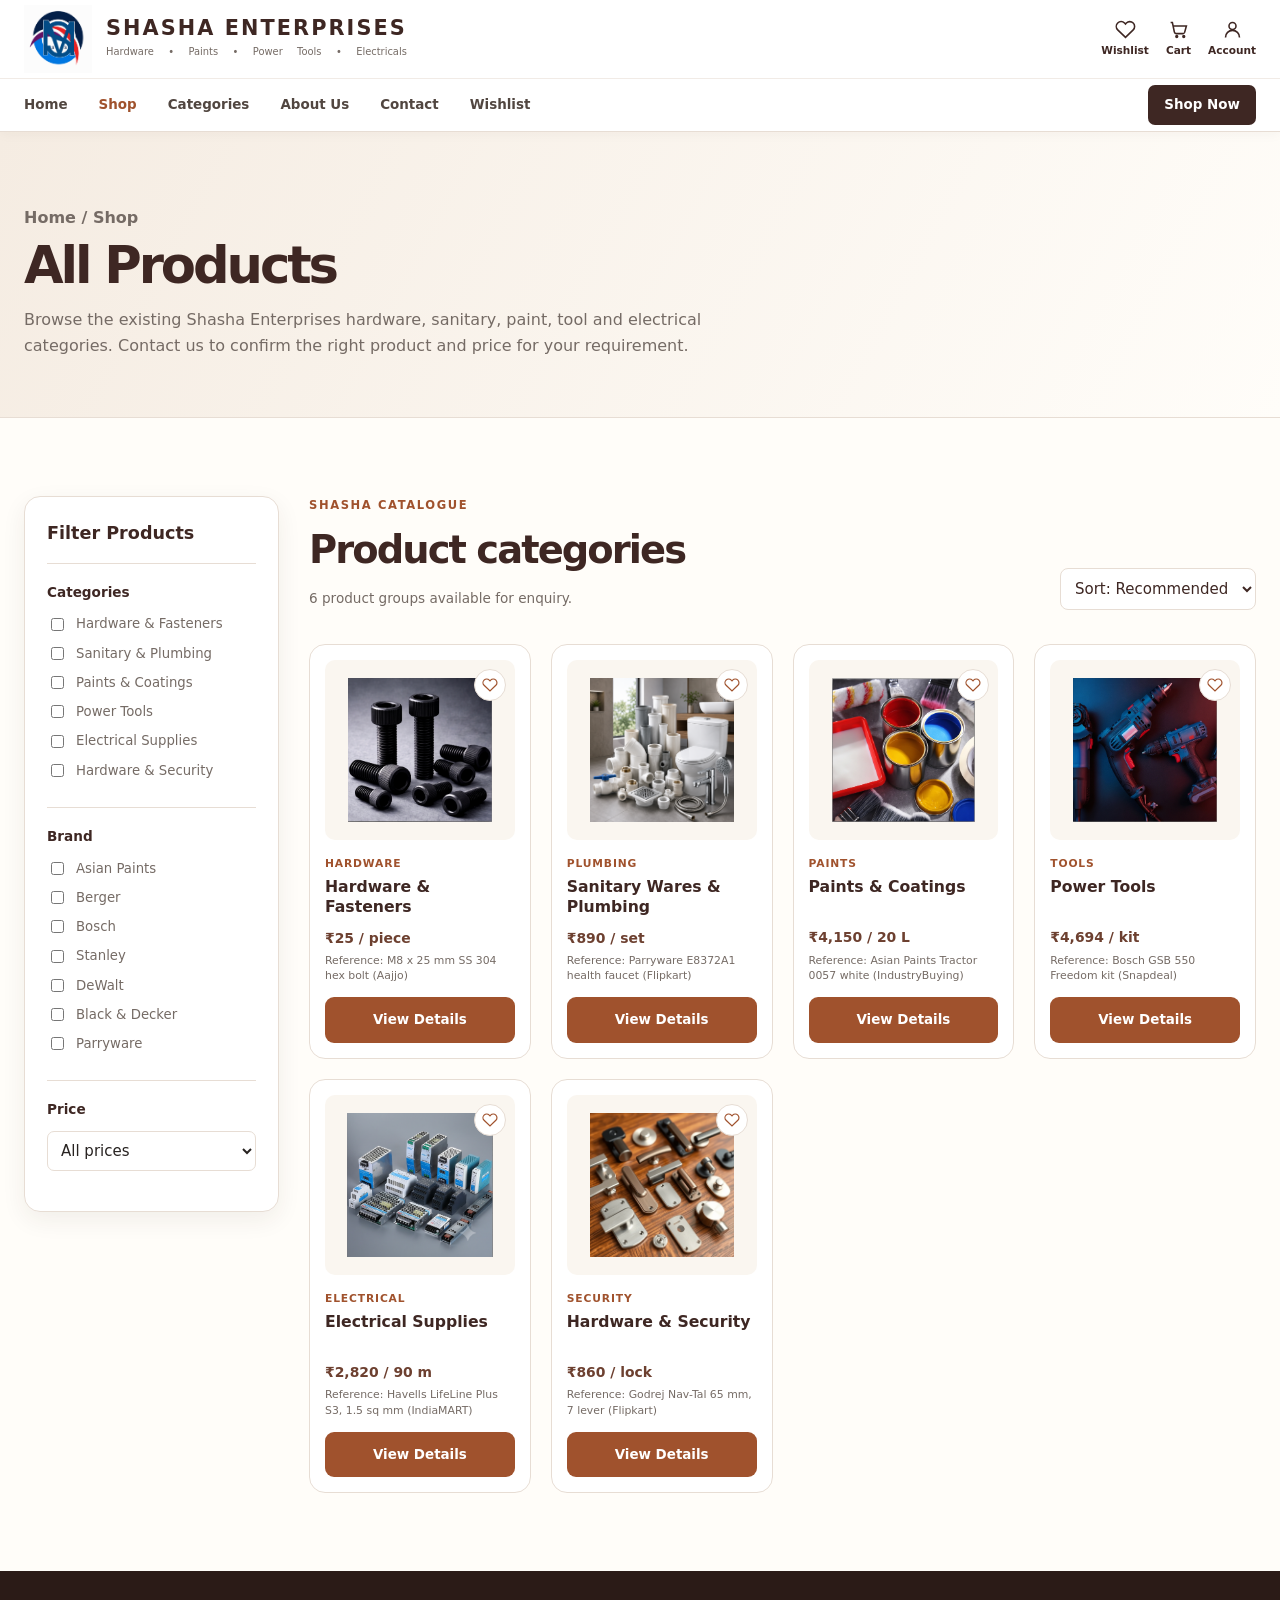
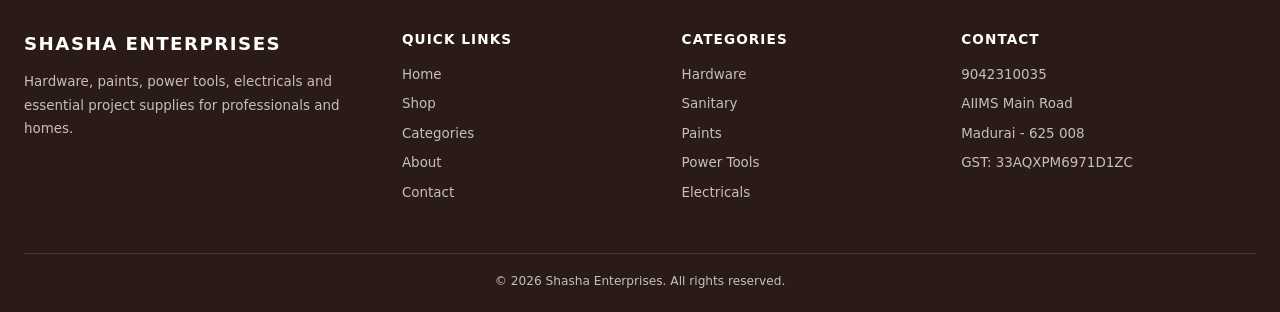
<file: Frontend/shop.html>
<!DOCTYPE html>
<html lang="en">
<head>
  <meta charset="UTF-8">
  <meta name="viewport" content="width=device-width, initial-scale=1.0">
  <meta name="description" content="Browse Shasha Enterprises hardware, plumbing, paint, power tool and electrical ranges.">
  <title>Shop | Shasha Enterprises</title>
  <link rel="icon" type="image/png" href="assets/60E52ABA-7AD5-4435-8FFC-0AD6243C003D.PNG">
  <link rel="stylesheet" href="style.css">
  <script src="app.js" defer></script>
</head>
<body>
  <header class="site-header">
    <input class="nav-toggle" type="checkbox" id="nav-toggle">
    <div class="container header-main">
      <a class="brand" href="index.html"><img src="assets/60E52ABA-7AD5-4435-8FFC-0AD6243C003D.PNG" alt="Shasha Enterprises logo"><span><strong>SHASHA&nbsp;ENTERPRISES</strong><small>Hardware • Paints • Power Tools • Electricals</small></span></a>
      <form class="search" action="shop.html" method="get" role="search"><svg viewBox="0 0 24 24" fill="none" stroke="currentColor" stroke-width="2" aria-hidden="true"><circle cx="11" cy="11" r="7"/><path d="m20 20-4-4"/></svg><label class="visually-hidden" for="shop-search">Search products</label><input id="shop-search" name="q" type="search" placeholder="Search for products..."></form>
      <div class="header-actions"><a class="icon-link" href="#featured-products" aria-label="View products">♡<span>Wishlist</span></a><a class="icon-link" href="cart.html" aria-label="View shopping cart">⌑<span class="badge">0</span><span>Cart</span></a><a class="icon-link" href="contact.html" aria-label="Contact Shasha Enterprises">◯<span>Account</span></a><label class="menu-button" for="nav-toggle" aria-label="Toggle navigation"><svg viewBox="0 0 24 24" fill="none" stroke="currentColor" stroke-width="2"><path d="M3 6h18M3 12h18M3 18h18"/></svg></label></div>
    </div>
    <div class="nav-row"><nav class="container primary-nav" aria-label="Primary navigation"><a href="index.html">Home</a><a class="active" href="shop.html">Shop</a><a href="category.html">Categories</a><a href="about.html">About Us</a><a href="contact.html">Contact</a><a class="shop-now" href="shop.html">Shop Now</a></nav></div>
  </header>
  <main>
    <section class="page-hero"><div class="container"><p class="breadcrumb"><a href="index.html">Home</a> / Shop</p><h1>All Products</h1><p>Browse the existing Shasha Enterprises hardware, sanitary, paint, tool and electrical categories. Contact us to confirm the right product and price for your requirement.</p></div></section>
    <section class="page-section"><div class="container shop-layout">
      <aside class="filter-panel card" aria-label="Product filters">
        <h2>Filter Products</h2>
        <div class="filter-group"><h3>Categories</h3><label><input type="checkbox" data-filter-category="hardware"> Hardware &amp; Fasteners</label><label><input type="checkbox" data-filter-category="sanitary"> Sanitary &amp; Plumbing</label><label><input type="checkbox" data-filter-category="paints"> Paints &amp; Coatings</label><label><input type="checkbox" data-filter-category="power-tools"> Power Tools</label><label><input type="checkbox" data-filter-category="electrical"> Electrical Supplies</label><label><input type="checkbox" data-filter-category="security"> Hardware &amp; Security</label></div>
        <div class="filter-group"><h3>Brand</h3><label><input type="checkbox" data-filter-brand="asian-paints"> Asian Paints</label><label><input type="checkbox" data-filter-brand="berger"> Berger</label><label><input type="checkbox" data-filter-brand="bosch"> Bosch</label><label><input type="checkbox" data-filter-brand="stanley"> Stanley</label><label><input type="checkbox" data-filter-brand="dewalt"> DeWalt</label><label><input type="checkbox" data-filter-brand="black-decker"> Black &amp; Decker</label><label><input type="checkbox" data-filter-brand="parryware"> Parryware</label></div>
        <div class="filter-group"><h3>Price</h3><select aria-label="Filter by price"><option value="">All prices</option><option value="under-500">Under ₹500</option><option value="500-1999">₹500–₹1,999</option><option value="2000-plus">₹2,000 and above</option></select></div>
      </aside>
      <div>
        <div class="catalogue-head"><div><span class="eyebrow">Shasha catalogue</span><h2>Product categories</h2><p>6 product groups available for enquiry.</p></div><select class="sort-select" aria-label="Sort products"><option>Sort: Recommended</option><option>Category: A-Z</option></select></div>
        <div class="product-grid shop-products" id="featured-products">
          <article class="product-card" id="hardware"><button class="wish" type="button" aria-label="Add Hardware and Fasteners to wishlist">♡</button><div class="product-image"><img src="assets/harware.png" alt="Hardware and fasteners selection"></div><span class="product-label">Hardware</span><h3>Hardware &amp; Fasteners</h3><p class="price">Price on Request</p><a class="button button-primary" href="product.html?item=hardware">View Details</a></article>
          <article class="product-card" id="sanitary"><button class="wish" type="button" aria-label="Add Plumbing supplies to wishlist">♡</button><div class="product-image"><img src="assets/pipe.PNG" alt="Sanitary ware and plumbing supplies"></div><span class="product-label">Plumbing</span><h3>Sanitary Wares &amp; Plumbing</h3><p class="price">Price on Request</p><a class="button button-primary" href="product.html?item=sanitary">View Details</a></article>
          <article class="product-card" id="paints"><button class="wish" type="button" aria-label="Add Paints and Coatings to wishlist">♡</button><div class="product-image"><img src="assets/paint.png" alt="Paints and coatings range"></div><span class="product-label">Paints</span><h3>Paints &amp; Coatings</h3><p class="price">Contact for Price</p><a class="button button-primary" href="product.html?item=paints">View Details</a></article>
          <article class="product-card" id="power-tools"><button class="wish" type="button" aria-label="Add Power Tools to wishlist">♡</button><div class="product-image"><img src="assets/power.png" alt="Power tools range"></div><span class="product-label">Tools</span><h3>Power Tools</h3><p class="price">Price on Request</p><a class="button button-primary" href="product.html?item=power-tools">View Details</a></article>
          <article class="product-card" id="electrical"><button class="wish" type="button" aria-label="Add Electrical Supplies to wishlist">♡</button><div class="product-image"><img src="assets/electrical.png" alt="Electrical supplies range"></div><span class="product-label">Electrical</span><h3>Electrical Supplies</h3><p class="price">Contact for Price</p><a class="button button-primary" href="product.html?item=electrical">View Details</a></article>
          <article class="product-card" id="security"><button class="wish" type="button" aria-label="Add Hardware and Security to wishlist">♡</button><div class="product-image"><img src="assets/lo.webp" alt="Hardware and security supplies"></div><span class="product-label">Security</span><h3>Hardware &amp; Security</h3><p class="price">Price on Request</p><a class="button button-primary" href="product.html?item=security">View Details</a></article>
        </div>
        <p class="no-results" data-no-results hidden>No product groups match these filters. Try changing your search or filters.</p>
      </div>
    </div></section>
  </main>
  <footer class="site-footer"><div class="container footer-grid"><div><div class="footer-brand">SHASHA ENTERPRISES</div><p>Hardware, paints, power tools, electricals and essential project supplies for professionals and homes.</p></div><div><h2>Quick Links</h2><ul><li><a href="index.html">Home</a></li><li><a href="shop.html">Shop</a></li><li><a href="index.html#categories">Categories</a></li><li><a href="about.html">About</a></li><li><a href="contact.html">Contact</a></li></ul></div><div><h2>Categories</h2><ul><li><a href="#hardware">Hardware</a></li><li><a href="#sanitary">Sanitary</a></li><li><a href="#paints">Paints</a></li><li><a href="#power-tools">Power Tools</a></li><li><a href="#electrical">Electricals</a></li></ul></div><div><h2>Contact</h2><ul><li><a href="tel:9042310035">9042310035</a></li><li>AIIMS Main Road</li><li>Madurai - 625 008</li><li>GST: 33AQXPM6971D1ZC</li></ul></div></div><div class="container copyright">© 2026 Shasha Enterprises. All rights reserved.</div></footer>
  <a class="whatsapp" href="https://wa.me/919042310035" target="_blank" rel="noopener noreferrer" aria-label="Chat with Shasha Enterprises on WhatsApp">W</a>
</body>
</html>
</file>
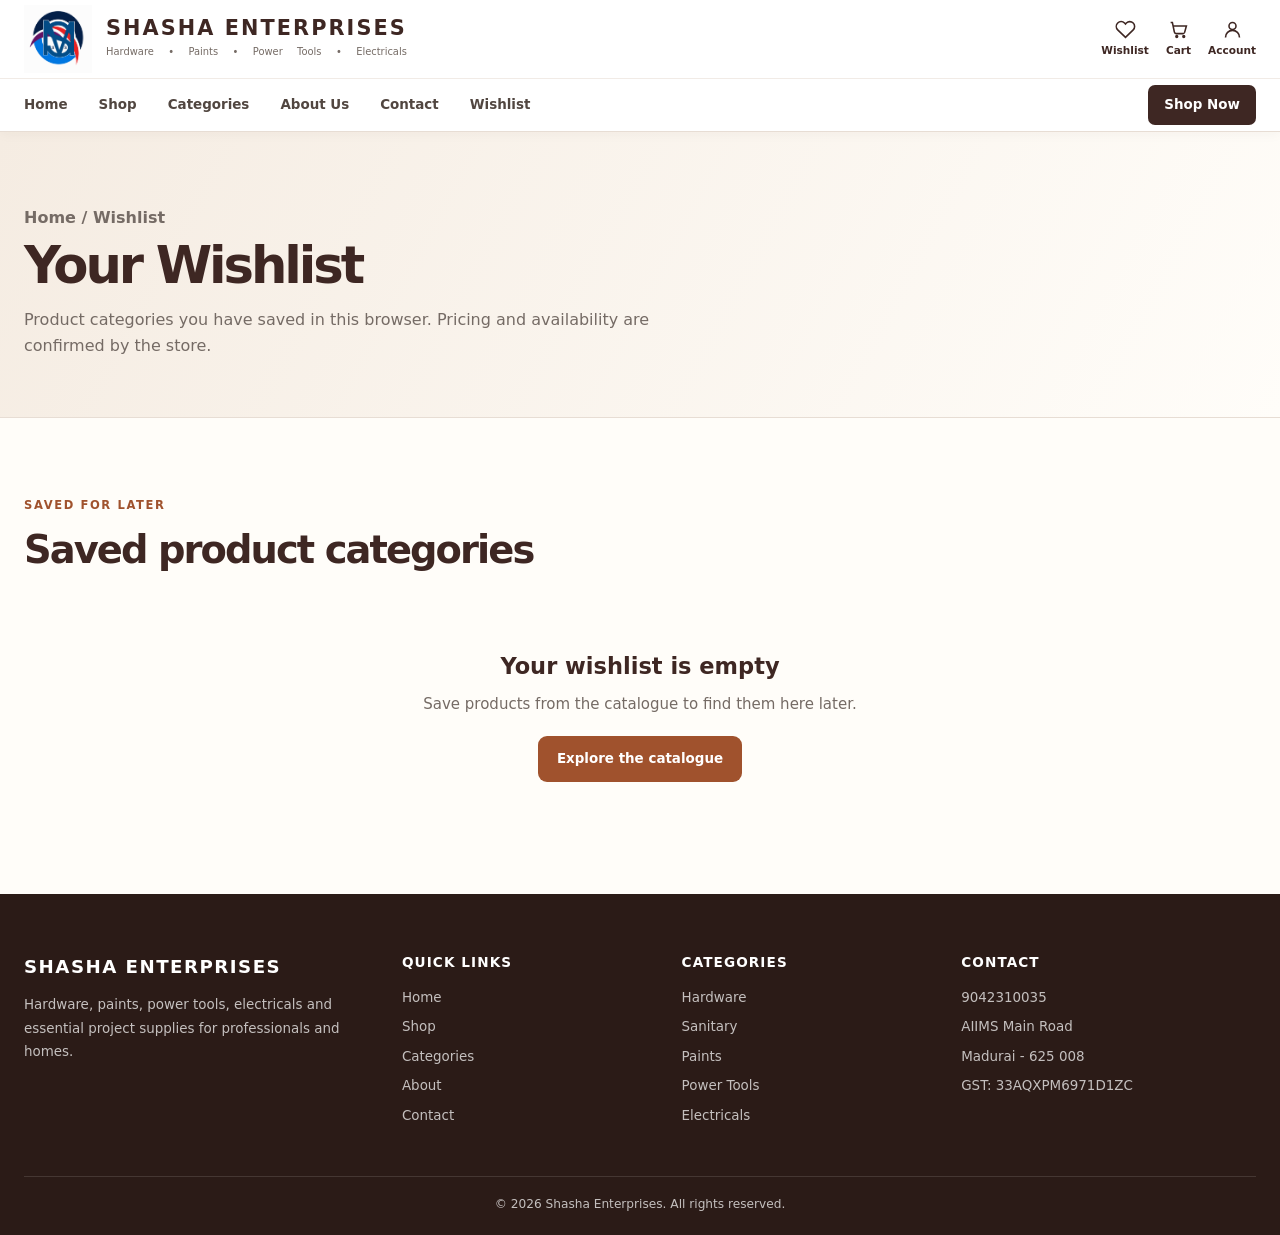
<file: Frontend/wishlist.html>
<!DOCTYPE html>
<html lang="en">
<head>
  <meta charset="UTF-8">
  <meta name="viewport" content="width=device-width, initial-scale=1.0">
  <meta name="description" content="Your saved Shasha Enterprises product categories.">
  <title>Wishlist | Shasha Enterprises</title>
  <link rel="icon" type="image/png" href="assets/60E52ABA-7AD5-4435-8FFC-0AD6243C003D.PNG">
  <link rel="stylesheet" href="style.css">
  <script src="app.js" defer></script>
</head>
<body>
  <header class="site-header">
    <input class="nav-toggle" type="checkbox" id="nav-toggle">
    <div class="container header-main">
      <a class="brand" href="index.html"><img src="assets/60E52ABA-7AD5-4435-8FFC-0AD6243C003D.PNG" alt="Shasha Enterprises logo"><span><strong>SHASHA&nbsp;ENTERPRISES</strong><small>Hardware • Paints • Power Tools • Electricals</small></span></a>
      <form class="search" action="shop.html" method="get" role="search"><label class="visually-hidden" for="wishlist-search">Search products</label><input id="wishlist-search" name="q" type="search" placeholder="Search for products..."></form>
      <div class="header-actions"><a class="icon-link" href="wishlist.html" aria-label="View wishlist">♡<span>Wishlist</span></a><a class="icon-link" href="cart.html" aria-label="View shopping cart">⌑<span class="badge">0</span><span>Cart</span></a><a class="icon-link" href="contact.html" aria-label="Contact Shasha Enterprises">◯<span>Account</span></a><label class="menu-button" for="nav-toggle" aria-label="Toggle navigation">☰</label></div>
    </div>
    <div class="nav-row"><nav class="container primary-nav" aria-label="Primary navigation"><a href="index.html">Home</a><a href="shop.html">Shop</a><a href="index.html#categories">Categories</a><a href="about.html">About Us</a><a href="contact.html">Contact</a><a class="shop-now" href="shop.html">Shop Now</a></nav></div>
  </header>
  <main>
    <section class="page-hero"><div class="container"><p class="breadcrumb"><a href="index.html">Home</a> / Wishlist</p><h1>Your Wishlist</h1><p>Product categories you have saved in this browser. Pricing and availability are confirmed by the store.</p></div></section>
    <section class="page-section"><div class="container"><div class="catalogue-head"><div><span class="eyebrow">Saved for later</span><h2>Saved product categories</h2></div></div><div class="product-grid" data-wishlist-items></div><div class="cart-empty" data-wishlist-empty hidden><h2>Your wishlist is empty</h2><p>Save products from the catalogue to find them here later.</p><a class="button button-primary" href="shop.html">Explore the catalogue</a></div></div></section>
  </main>
  <footer class="site-footer"><div class="container footer-grid"><div><div class="footer-brand">SHASHA ENTERPRISES</div><p>Hardware, paints, power tools, electricals and essential project supplies for professionals and homes.</p></div><div><h2>Quick Links</h2><ul><li><a href="index.html">Home</a></li><li><a href="shop.html">Shop</a></li><li><a href="index.html#categories">Categories</a></li><li><a href="about.html">About</a></li><li><a href="contact.html">Contact</a></li></ul></div><div><h2>Categories</h2><ul><li><a href="shop.html#hardware">Hardware</a></li><li><a href="shop.html#sanitary">Sanitary</a></li><li><a href="shop.html#paints">Paints</a></li><li><a href="shop.html#power-tools">Power Tools</a></li><li><a href="shop.html#electrical">Electricals</a></li></ul></div><div><h2>Contact</h2><ul><li><a href="tel:9042310035">9042310035</a></li><li>AIIMS Main Road</li><li>Madurai - 625 008</li><li>GST: 33AQXPM6971D1ZC</li></ul></div></div><div class="container copyright">© 2026 Shasha Enterprises. All rights reserved.</div></footer>
</body>
</html>
</file>
<file: Frontend/style.css>
:root {
  --primary: #3e2723;
  --primary-deep: #2b1b17;
  --secondary: #6d4030;
  --accent: #a0522d;
  --cream: #f7f1e8;
  --paper: #fffdf9;
  --white: #ffffff;
  --text: #282321;
  --muted: #756b65;
  --border: #e7ddd4;
  --radius: 16px;
  --radius-sm: 9px;
  --shadow: 0 16px 40px rgba(62, 39, 35, .10);
  --shadow-soft: 0 8px 24px rgba(62, 39, 35, .07);
}

* {
  box-sizing: border-box;
}

html {
  scroll-behavior: smooth;
  scroll-padding-top: 142px;
}

body {
  margin: 0;
  min-width: 320px;
  overflow-x: hidden;
  background: var(--paper);
  color: var(--text);
  font: 15px/1.6 Inter, ui-sans-serif, system-ui, -apple-system, BlinkMacSystemFont, "Segoe UI", sans-serif;
}

img {
  display: block;
  max-width: 100%;
}

a {
  color: inherit;
  text-decoration: none;
}

button,
input,
textarea,
select {
  font: inherit;
}

button {
  cursor: pointer;
}

.container {
  width: min(1480px, calc(100% - 48px));
  margin: 0 auto;
}

.page-section {
  padding: 78px 0;
}

.cream-section {
  background: var(--cream);
}

.eyebrow {
  display: block;
  color: var(--accent);
  font-size: .72rem;
  font-weight: 850;
  letter-spacing: .14em;
  text-transform: uppercase;
}

.section-title {
  max-width: 720px;
  margin: 7px 0 0;
  color: var(--primary);
  font-size: clamp(2rem, 4vw, 3.2rem);
  letter-spacing: -.055em;
  line-height: 1.06;
}

.section-copy {
  max-width: 650px;
  margin: 14px 0 0;
  color: var(--muted);
}

.visually-hidden {
  position: absolute;
  width: 1px;
  height: 1px;
  padding: 0;
  overflow: hidden;
  clip: rect(0, 0, 0, 0);
  white-space: nowrap;
  border: 0;
}

/* Shared header */
.site-header {
  position: sticky;
  top: 0;
  z-index: 50;
  border-bottom: 1px solid var(--border);
  background: rgba(255, 255, 255, .98);
  box-shadow: 0 2px 12px rgba(62, 39, 35, .04);
}

.nav-toggle {
  position: absolute;
  opacity: 0;
  pointer-events: none;
}

.header-main {
  display: grid;
  grid-template-columns: auto minmax(220px, 1fr) auto;
  align-items: center;
  gap: 28px;
  min-height: 78px;
}

.brand {
  display: flex;
  align-items: center;
  min-width: 244px;
  gap: 10px;
}

.brand img {
  width: 53px;
  height: 53px;
  object-fit: contain;
}

.brand strong {
  display: block;
  color: var(--primary);
  font-size: .98rem;
  letter-spacing: .09em;
  line-height: 1.05;
}

.brand small {
  display: block;
  margin-top: 4px;
  color: var(--muted);
  font-size: .62rem;
  white-space: nowrap;
}

.search {
  display: flex;
  align-items: center;
  height: 44px;
  padding: 0 14px;
  border: 1px solid transparent;
  border-radius: var(--radius-sm);
  background: var(--cream);
  transition: border-color .2s;
}

.search:focus-within {
  border-color: #c89d86;
}

.search svg {
  width: 18px;
  height: 18px;
  flex: 0 0 18px;
  color: var(--secondary);
}

.search input {
  width: 100%;
  margin-left: 10px;
  border: 0;
  outline: 0;
  background: transparent;
  color: var(--text);
}

.header-actions {
  display: flex;
  align-items: center;
  gap: 17px;
}

.icon-link {
  position: relative;
  display: grid;
  justify-items: center;
  color: var(--primary);
  font-size: .66rem;
  font-weight: 800;
}

.icon-link svg {
  width: 21px;
  height: 21px;
  margin-bottom: 2px;
}

.badge {
  position: absolute;
  top: -6px;
  right: -8px;
  width: 17px;
  height: 17px;
  border: 2px solid var(--white);
  border-radius: 50%;
  background: var(--accent);
  color: var(--white);
  font-size: .58rem;
  line-height: 13px;
  text-align: center;
}

.menu-button {
  display: none;
  color: var(--primary);
  cursor: pointer;
}

.menu-button svg {
  width: 24px;
  height: 24px;
}

.nav-row {
  border-top: 1px solid #f1ebe6;
}

.primary-nav {
  display: flex;
  align-items: center;
  gap: 31px;
  min-height: 52px;
}

.primary-nav>a {
  color: #514640;
  font-size: .84rem;
  font-weight: 800;
}

.primary-nav>a:hover,
.primary-nav>a.active {
  color: var(--accent);
}

.primary-nav .shop-now {
  margin-left: auto;
  padding: 9px 16px;
  border-radius: 7px;
  background: var(--primary);
  color: var(--white);
}

.primary-nav .shop-now:hover {
  background: var(--accent);
  color: var(--white);
}

/* Buttons and footer */
.button {
  display: inline-flex;
  align-items: center;
  justify-content: center;
  gap: 8px;
  min-height: 44px;
  padding: 11px 18px;
  border: 1px solid transparent;
  border-radius: var(--radius-sm);
  font-size: .84rem;
  font-weight: 850;
  transition: transform .2s, background .2s, border-color .2s, box-shadow .2s;
}

.button:hover {
  transform: translateY(-2px);
  box-shadow: 0 8px 18px rgba(62, 39, 35, .14);
}

.button-primary {
  background: var(--accent);
  color: var(--white);
}

.button-primary:hover {
  background: #833c25;
}

.button-dark {
  background: var(--primary);
  color: var(--white);
}

.button-dark:hover {
  background: var(--secondary);
}

.button-outline {
  border-color: #ceb9aa;
  background: var(--white);
  color: var(--primary);
}

.button-outline:hover {
  border-color: var(--accent);
  color: var(--accent);
}

.button-block {
  width: 100%;
}

.card {
  border: 1px solid var(--border);
  border-radius: var(--radius);
  background: var(--white);
  box-shadow: var(--shadow-soft);
}

.site-footer {
  padding: 58px 0 20px;
  background: var(--primary-deep);
  color: rgba(255, 255, 255, .72);
}

.footer-grid {
  display: grid;
  grid-template-columns: 1.4fr 1fr 1fr 1.2fr;
  gap: 34px;
}

.footer-brand {
  color: var(--white);
  font-size: 1.14rem;
  font-weight: 900;
  letter-spacing: .08em;
}

.site-footer h2 {
  margin: 0;
  color: var(--white);
  font-size: .85rem;
  letter-spacing: .08em;
  text-transform: uppercase;
}

.site-footer p {
  max-width: 325px;
  margin: 12px 0 0;
  font-size: .84rem;
  line-height: 1.75;
}

.site-footer ul {
  margin: 13px 0 0;
  padding: 0;
  list-style: none;
}

.site-footer li {
  margin: 8px 0;
  font-size: .84rem;
}

.site-footer a:hover {
  color: #efbe99;
}

.copyright {
  margin-top: 42px;
  padding-top: 18px;
  border-top: 1px solid rgba(255, 255, 255, .12);
  font-size: .76rem;
  text-align: center;
}

.whatsapp {
  position: fixed;
  right: 20px;
  bottom: 20px;
  z-index: 40;
  display: flex;
  align-items: center;
  justify-content: center;
  width: 55px;
  height: 55px;
  border: 3px solid var(--white);
  border-radius: 50%;
  background: #25d366;
  box-shadow: 0 7px 20px rgba(0, 0, 0, .22);
}

.whatsapp svg {
  width: 30px;
  height: 30px;
  fill: var(--white);
}

/* Home */
.hero {
  position: relative;
  overflow: hidden;
  padding: 72px 0;
  background: linear-gradient(118deg, #30201b 0%, #563327 68%, #74412e 100%);
  color: var(--white);
}

.hero::after {
  position: absolute;
  top: -245px;
  right: -215px;
  width: 580px;
  height: 580px;
  border: 1px solid rgba(255, 255, 255, .1);
  border-radius: 50%;
  content: "";
}

.hero-grid {
  position: relative;
  z-index: 1;
  display: grid;
  grid-template-columns: 1.02fr .98fr;
  align-items: center;
  gap: 64px;
}

.hero .eyebrow {
  color: #efc29f;
}

.hero h1 {
  max-width: 650px;
  margin: 13px 0 0;
  font-size: clamp(2.65rem, 5vw, 4.6rem);
  letter-spacing: -.065em;
  line-height: .98;
}

.hero p {
  max-width: 550px;
  margin: 24px 0 0;
  color: rgba(255, 255, 255, .8);
  font-size: 1.06rem;
  line-height: 1.75;
}

.hero-actions {
  display: flex;
  flex-wrap: wrap;
  gap: 12px;
  margin-top: 32px;
}

.hero .button-outline {
  border-color: rgba(255, 255, 255, .55);
  background: transparent;
  color: var(--white);
}

.hero-photo {
  position: relative;
  height: 410px;
  overflow: hidden;
  border-radius: 4px;
  box-shadow: 20px 23px 0 rgba(18, 10, 7, .2);
}

.hero-photo::after,
.service-image::after {
  position: absolute;
  inset: 12px;
  border: 1px solid rgba(255, 255, 255, .55);
  content: "";
  pointer-events: none;
}

.hero-photo img,
.service-image img {
  width: 100%;
  height: 100%;
  object-fit: cover;
}

.benefits {
  position: relative;
  z-index: 2;
  background: var(--white);
  box-shadow: 0 8px 23px rgba(62, 39, 35, .08);
}

.benefit-grid {
  display: grid;
  grid-template-columns: repeat(4, 1fr);
}

.benefit {
  display: flex;
  align-items: center;
  gap: 12px;
  padding: 22px 18px;
  border-right: 1px solid var(--border);
}

.benefit:last-child {
  border-right: 0;
}

.benefit svg {
  width: 25px;
  height: 25px;
  flex: 0 0 25px;
  color: var(--accent);
}

.benefit strong {
  display: block;
  color: var(--primary);
  font-size: .88rem;
}

.benefit span {
  display: block;
  color: var(--muted);
  font-size: .72rem;
}

.category-grid {
  display: grid;
  grid-template-columns: repeat(3, 1fr);
  gap: 20px;
  margin-top: 40px;
}

.category-card {
  display: flex;
  flex-direction: column;
  overflow: hidden;
  border: 1px solid var(--border);
  border-radius: var(--radius);
  background: var(--white);
  box-shadow: 0 5px 16px rgba(62, 39, 35, .04);
  transition: transform .25s, border-color .25s, box-shadow .25s;
}

.category-card:hover {
  transform: translateY(-5px);
  border-color: #caa892;
  box-shadow: var(--shadow);
}

.category-image {
  height: 210px;
  padding: 22px;
  background: #faf6f0;
}

.category-image img,
.product-image img {
  width: 100%;
  height: 100%;
  object-fit: contain;
}

.category-body {
  display: flex;
  flex: 1;
  flex-direction: column;
  padding: 21px;
}

.category-body h3 {
  margin: 0;
  color: var(--primary);
  font-size: 1.16rem;
  letter-spacing: -.025em;
}

.category-body p {
  margin: 9px 0 0;
  color: var(--muted);
  font-size: .88rem;
  line-height: 1.65;
}

.explore {
  margin-top: auto;
  padding-top: 19px;
  color: var(--accent);
  font-size: .76rem;
  font-weight: 900;
  letter-spacing: .04em;
  text-transform: uppercase;
}

.brands {
  text-align: center;
}

.brand-viewport {
  width: 100%;
  margin-top: 36px;
  overflow: hidden;
}

.brand-track {
  display: flex;
  width: max-content;
  animation: brand-marquee 34s linear infinite;
}

.brand-set {
  display: flex;
  flex: 0 0 auto;
  align-items: center;
  gap: 34px;
  padding-right: 34px;
}

.brand-set img {
  width: 136px;
  height: 64px;
  flex: 0 0 136px;
  object-fit: contain;
}

@keyframes brand-marquee {
  from {
    transform: translateX(-50%);
  }

  to {
    transform: translateX(0);
  }
}

.section-heading-row {
  display: flex;
  align-items: end;
  justify-content: space-between;
  gap: 24px;
}

.product-grid {
  display: grid;
  grid-template-columns: repeat(4, 1fr);
  gap: 20px;
  margin-top: 34px;
}

.product-card {
  position: relative;
  padding: 15px;
  border: 1px solid var(--border);
  border-radius: var(--radius);
  background: var(--white);
  transition: transform .2s, box-shadow .2s;
}

.product-card:hover {
  transform: translateY(-4px);
  box-shadow: var(--shadow);
}

.product-image {
  height: 180px;
  padding: 18px;
  border-radius: 10px;
  background: #faf6f0;
}

.wish {
  position: absolute;
  top: 24px;
  right: 24px;
  display: grid;
  width: 32px;
  height: 32px;
  place-items: center;
  border: 1px solid var(--border);
  border-radius: 50%;
  background: var(--white);
  color: var(--accent);
}

.wish svg {
  width: 16px;
  height: 16px;
}

.product-label {
  display: block;
  margin-top: 15px;
  color: var(--accent);
  font-size: .67rem;
  font-weight: 900;
  letter-spacing: .08em;
  text-transform: uppercase;
}

.product-card h3 {
  min-height: 2.5em;
  margin: 5px 0 0;
  color: var(--primary);
  font-size: .98rem;
  line-height: 1.25;
}

.price {
  margin: 10px 0 14px;
  color: var(--secondary);
  font-size: .87rem;
  font-weight: 900;
}

.product-card .button {
  width: 100%;
}

.service {
  background: var(--primary);
  color: var(--white);
}

.split {
  display: grid;
  grid-template-columns: 1fr 1fr;
  align-items: center;
  gap: 70px;
}

.service .eyebrow {
  color: #e9b589;
}

.service h2 {
  margin: 9px 0 0;
  font-size: clamp(2rem, 4vw, 3.25rem);
  letter-spacing: -.05em;
  line-height: 1.05;
}

.service p {
  margin: 20px 0 0;
  color: rgba(255, 255, 255, .76);
  line-height: 1.8;
}

.service-image {
  position: relative;
  height: 350px;
  overflow: hidden;
  border-radius: 4px;
}

.about-teaser {
  background: var(--paper);
}

.supply-card {
  padding: 35px;
  background: var(--accent);
  color: var(--white);
  box-shadow: 15px 16px 0 #efd4bf;
}

.supply-card h3 {
  margin: 0;
  font-size: 1.5rem;
}

.supply-card ul {
  margin: 14px 0 0;
  padding: 0;
  list-style: none;
}

.supply-card li {
  padding: 10px 0;
  border-bottom: 1px solid rgba(255, 255, 255, .22);
}

.about-copy p {
  margin: 18px 0 0;
  color: var(--muted);
  line-height: 1.8;
}

/* Inner pages */
.page-hero {
  padding: 58px 0;
  border-bottom: 1px solid var(--border);
  background: linear-gradient(118deg, #f5ece2, #fffdf9);
}

.page-hero h1 {
  margin: 8px 0 0;
  color: var(--primary);
  font-size: clamp(2.25rem, 4vw, 3.7rem);
  letter-spacing: -.06em;
  line-height: 1.05;
}

.page-hero p {
  max-width: 680px;
  margin: 15px 0 0;
  color: var(--muted);
  font-size: 1rem;
}

.breadcrumb {
  margin: 0;
  color: var(--accent);
  font-size: .78rem;
  font-weight: 800;
}

.shop-layout {
  display: grid;
  grid-template-columns: 255px 1fr;
  gap: 30px;
  align-items: start;
}

.filter-panel {
  position: sticky;
  top: 145px;
  padding: 22px;
}

.filter-panel h2 {
  margin: 0 0 16px;
  color: var(--primary);
  font-size: 1.1rem;
}

.filter-group {
  padding: 18px 0;
  border-top: 1px solid var(--border);
}

.filter-group h3 {
  margin: 0 0 10px;
  color: var(--primary);
  font-size: .85rem;
}

.filter-group label {
  display: flex;
  gap: 9px;
  align-items: center;
  margin: 8px 0;
  color: var(--muted);
  font-size: .83rem;
}

.filter-group input {
  accent-color: var(--accent);
}

.filter-group select {
  width: 100%;
  padding: 9px;
  border: 1px solid var(--border);
  border-radius: 7px;
  color: var(--text);
  background: var(--white);
}

.catalogue-head {
  display: flex;
  align-items: end;
  justify-content: space-between;
  gap: 20px;
}

.catalogue-head h2 {
  margin: 5px 0 0;
  color: var(--primary);
  font-size: clamp(1.8rem, 3vw, 2.6rem);
  letter-spacing: -.05em;
}

.catalogue-head p {
  margin: 8px 0 0;
  color: var(--muted);
  font-size: .85rem;
}

.sort-select {
  min-width: 165px;
  padding: 10px;
  border: 1px solid var(--border);
  border-radius: 8px;
  background: var(--white);
  color: var(--primary);
}

.shop-products {
  grid-template-columns: repeat(4, 1fr);
}

.product-detail {
  display: grid;
  grid-template-columns: minmax(0, .96fr) minmax(350px, 1fr);
  gap: 58px;
  align-items: start;
}

.product-gallery-main {
  height: 450px;
  padding: 38px;
  border: 1px solid var(--border);
  border-radius: 24px;
  background: #faf6f0;
}

.product-gallery-main img {
  width: 100%;
  height: 100%;
  object-fit: contain;
}

.thumbnails {
  display: flex;
  gap: 12px;
  margin-top: 14px;
}

.thumbnail {
  width: 76px;
  height: 76px;
  padding: 8px;
  border: 1px solid var(--border);
  border-radius: 10px;
  background: var(--white);
}

.thumbnail:first-child {
  border-color: var(--accent);
}

.thumbnail img {
  width: 100%;
  height: 100%;
  object-fit: contain;
}

.product-meta .brand-name {
  margin: 0;
  color: var(--accent);
  font-size: .75rem;
  font-weight: 900;
  letter-spacing: .1em;
  text-transform: uppercase;
}

.product-meta h1 {
  margin: 8px 0 0;
  color: var(--primary);
  font-size: clamp(2rem, 4vw, 3.4rem);
  letter-spacing: -.06em;
  line-height: 1.05;
}

.rating {
  display: flex;
  gap: 8px;
  align-items: center;
  margin-top: 16px;
  color: var(--accent);
  font-size: .9rem;
}

.rating span {
  color: var(--muted);
  font-size: .8rem;
}

.detail-price {
  margin: 20px 0;
  color: var(--secondary);
  font-size: 1.2rem;
  font-weight: 900;
}

.product-meta>p {
  color: var(--muted);
  line-height: 1.75;
}

.quantity-row {
  display: flex;
  align-items: center;
  gap: 14px;
  margin-top: 24px;
}

.quantity-row strong {
  color: var(--primary);
  font-size: .84rem;
}

.quantity {
  display: inline-flex;
  align-items: center;
  border: 1px solid var(--border);
  border-radius: 8px;
  background: var(--white);
}

.quantity button {
  width: 34px;
  height: 34px;
  border: 0;
  background: transparent;
  color: var(--primary);
  font-weight: 800;
}

.quantity output {
  min-width: 30px;
  text-align: center;
}

.detail-actions {
  display: grid;
  grid-template-columns: 1fr 1fr;
  gap: 12px;
  margin-top: 22px;
}

.assurance-list {
  display: grid;
  gap: 13px;
  margin-top: 25px;
  padding-top: 22px;
  border-top: 1px solid var(--border);
}

.assurance-list div {
  display: flex;
  gap: 10px;
  color: var(--muted);
  font-size: .84rem;
}

.detail-tabs {
  display: grid;
  grid-template-columns: repeat(3, 1fr);
  margin-top: 62px;
  overflow: hidden;
  border: 1px solid var(--border);
  border-bottom: 0;
  border-radius: var(--radius) var(--radius) 0 0;
}

.detail-tabs a {
  padding: 14px;
  border-right: 1px solid var(--border);
  color: var(--primary);
  font-size: .85rem;
  font-weight: 800;
  text-align: center;
}

.detail-tabs a:last-child {
  border: 0;
}

.detail-copy {
  padding: 28px;
  border: 1px solid var(--border);
  background: var(--white);
  color: var(--muted);
}

.detail-copy h2 {
  margin: 0 0 9px;
  color: var(--primary);
  font-size: 1.25rem;
}

.specs {
  display: grid;
  grid-template-columns: 180px 1fr;
  margin-top: 20px;
  border-top: 1px solid var(--border);
}

.specs dt,
.specs dd {
  margin: 0;
  padding: 12px;
  border-bottom: 1px solid var(--border);
}

.specs dt {
  color: var(--primary);
  background: #fbf7f2;
  font-weight: 800;
}

.cart-layout,
.checkout-layout {
  display: grid;
  grid-template-columns: minmax(0, 1fr) 365px;
  gap: 30px;
  align-items: start;
}

.cart-list {
  overflow: hidden;
}

.cart-row {
  display: grid;
  grid-template-columns: 105px 1fr auto;
  gap: 18px;
  align-items: center;
  padding: 18px;
  border-bottom: 1px solid var(--border);
}

.cart-row:last-child {
  border: 0;
}

.cart-thumb {
  height: 92px;
  padding: 10px;
  border-radius: 10px;
  background: #faf6f0;
}

.cart-thumb img {
  width: 100%;
  height: 100%;
  object-fit: contain;
}

.cart-row h2 {
  margin: 0;
  color: var(--primary);
  font-size: 1rem;
}

.cart-row p {
  margin: 4px 0 10px;
  color: var(--muted);
  font-size: .8rem;
}

.cart-controls {
  display: flex;
  align-items: center;
  flex-wrap: wrap;
  gap: 12px;
}

.remove-link {
  color: var(--accent);
  font-size: .78rem;
  font-weight: 800;
}

.cart-price {
  color: var(--secondary);
  font-size: .9rem;
  font-weight: 900;
  text-align: right;
}

.summary-card {
  position: sticky;
  top: 145px;
  padding: 25px;
}

.summary-card h2 {
  margin: 0;
  color: var(--primary);
  font-size: 1.3rem;
}

.summary-lines {
  margin: 18px 0;
}

.summary-lines div {
  display: flex;
  justify-content: space-between;
  gap: 15px;
  padding: 10px 0;
  color: var(--muted);
  font-size: .86rem;
}

.summary-lines .summary-total {
  padding-top: 16px;
  border-top: 1px solid var(--border);
  color: var(--primary);
  font-size: 1rem;
  font-weight: 900;
}

.summary-card .button+.button {
  margin-top: 10px;
}

.cart-note {
  margin: 15px 0 0;
  color: var(--muted);
  font-size: .78rem;
}

.form-card {
  padding: 28px;
}

.form-card h2 {
  margin: 0;
  color: var(--primary);
  font-size: 1.35rem;
}

.form-card>p {
  margin: 6px 0 20px;
  color: var(--muted);
  font-size: .85rem;
}

.form-grid {
  display: grid;
  grid-template-columns: 1fr 1fr;
  gap: 16px;
}

.form-field {
  display: block;
  color: var(--primary);
  font-size: .78rem;
  font-weight: 800;
}

.form-field input,
.form-field textarea,
.form-field select {
  display: block;
  width: 100%;
  margin-top: 7px;
  padding: 11px 12px;
  border: 1px solid var(--border);
  border-radius: 8px;
  outline: 0;
  background: var(--white);
  color: var(--text);
  font-weight: 400;
  transition: border-color .2s, box-shadow .2s;
}

.form-field input:focus,
.form-field textarea:focus,
.form-field select:focus {
  border-color: var(--accent);
  box-shadow: 0 0 0 3px rgba(160, 82, 45, .12);
}

.form-field textarea {
  min-height: 118px;
  resize: vertical;
}

.wide {
  grid-column: 1/-1;
}

.checkout-progress {
  display: grid;
  grid-template-columns: repeat(3, 1fr);
  margin-bottom: 25px;
  overflow: hidden;
  border: 1px solid var(--border);
  border-radius: 10px;
}

.checkout-progress div {
  padding: 12px 8px;
  border-right: 1px solid var(--border);
  color: var(--muted);
  font-size: .77rem;
  font-weight: 800;
  text-align: center;
}

.checkout-progress div:last-child {
  border: 0;
}

.checkout-progress .current {
  background: var(--primary);
  color: var(--white);
}

.payment-panel {
  margin-top: 20px;
  padding-top: 20px;
  border-top: 1px solid var(--border);
}

.payment-panel h3 {
  margin: 0 0 10px;
  color: var(--primary);
  font-size: .95rem;
}

.payment-choice {
  display: flex;
  gap: 9px;
  align-items: center;
  padding: 12px;
  border: 1px solid var(--border);
  border-radius: 9px;
  color: var(--muted);
  font-size: .84rem;
}

.payment-choice input {
  accent-color: var(--accent);
}

.story-grid {
  display: grid;
  grid-template-columns: .9fr 1.1fr;
  gap: 58px;
  align-items: center;
}

.story-image {
  height: 370px;
  overflow: hidden;
  border-radius: 24px;
  box-shadow: 16px 17px 0 #efd9c8;
}

.story-image img {
  width: 100%;
  height: 100%;
  object-fit: cover;
}

.content-list {
  display: grid;
  grid-template-columns: repeat(2, 1fr);
  gap: 16px;
  margin-top: 27px;
}

.content-list article {
  padding: 18px;
  border: 1px solid var(--border);
  border-radius: 12px;
  background: var(--white);
}

.content-list h3 {
  margin: 0;
  color: var(--primary);
  font-size: .95rem;
}

.content-list p {
  margin: 7px 0 0;
  color: var(--muted);
  font-size: .83rem;
}

.contact-layout {
  display: grid;
  grid-template-columns: .88fr 1.12fr;
  gap: 28px;
  align-items: start;
}

.contact-info {
  padding: 30px;
}

.contact-info h2,
.contact-form h2 {
  margin: 0;
  color: var(--primary);
  font-size: 1.45rem;
}

.contact-info address,
.contact-info p {
  margin: 15px 0 0;
  color: var(--muted);
  font-style: normal;
  line-height: 1.75;
}

.contact-info strong {
  color: var(--primary);
}

.map-card {
  min-height: 160px;
  margin-top: 24px;
  padding: 25px;
  border: 1px solid #ddc8b6;
  border-radius: 12px;
  background: linear-gradient(135deg, #efe3d5, #f9f4ed);
  color: var(--secondary);
}

.map-card svg {
  width: 30px;
  height: 30px;
  margin-bottom: 8px;
}

.map-card p {
  margin-top: 4px;
}

.contact-form {
  padding: 30px;
}

.contact-form>p {
  margin: 7px 0 20px;
  color: var(--muted);
}

.site-notice {
  margin: 0;
  padding: 12px max(16px, calc((100% - 1280px)/2));
  background: #edf7ed;
  color: #24532b;
  font-weight: 700;
}

.site-notice.is-error {
  background: #fff0ec;
  color: #8a2e1e;
}

[hidden] {
  display: none !important;
}

.wish.is-saved {
  background: var(--accent);
  color: var(--white);
}

.thumbnail {
  cursor: pointer;
}

.thumbnail.is-active {
  border-color: var(--accent);
}

.cart-empty {
  padding: 34px;
  text-align: center;
}

.cart-empty h2 {
  margin: 0;
  color: var(--primary);
}

.cart-empty p {
  margin: 8px 0 20px;
  color: var(--muted);
}

.remove-link {
  padding: 0;
  border: 0;
  background: transparent;
  font: inherit;
  cursor: pointer;
}

button:disabled {
  cursor: not-allowed;
  opacity: .55;
}

@media (max-width:1100px) {
  .header-main {
    gap: 14px;
  }

  .brand {
    min-width: 0;
  }

  .brand small {
    display: none;
  }

  .primary-nav {
    gap: 21px;
  }

  .hero-grid,
  .split {
    gap: 40px;
  }

  .shop-products {
    grid-template-columns: repeat(3, 1fr);
  }

  .product-detail {
    gap: 35px;
  }
}

@media (max-width:820px) {
  .container {
    width: min(100% - 36px, 1280px);
  }

  .header-main {
    grid-template-columns: 1fr auto;
    min-height: 68px;
  }

  .brand img {
    width: 47px;
    height: 47px;
  }

  .brand strong {
    font-size: .86rem;
  }

  .search {
    grid-column: 1/-1;
    grid-row: 2;
    height: 39px;
    margin-bottom: 10px;
  }

  .header-actions {
    gap: 13px;
  }

  .header-actions .icon-link:first-child {
    display: none;
  }

  .menu-button {
    display: block;
  }

  .primary-nav {
    flex-direction: column;
    align-items: stretch;
    gap: 0;
    max-height: 0;
    min-height: 0;
    overflow: hidden;
    transition: max-height .25s;
  }

  .primary-nav>a {
    padding: 12px 0;
    border-top: 1px solid #f1ebe6;
  }

  .primary-nav .shop-now {
    margin: 0 0 12px;
    text-align: center;
  }

  .nav-toggle:checked~.nav-row .primary-nav {
    max-height: 330px;
  }

  .hero-grid,
  .split,
  .story-grid,
  .contact-layout,
  .product-detail,
  .cart-layout,
  .checkout-layout {
    grid-template-columns: 1fr;
  }

  .hero-photo {
    height: 330px;
  }

  .benefit-grid {
    grid-template-columns: 1fr 1fr;
  }

  .benefit:nth-child(2) {
    border-right: 0;
  }

  .benefit {
    border-bottom: 1px solid var(--border);
  }

  .category-grid {
    grid-template-columns: repeat(2, 1fr);
  }

  .product-grid {
    grid-template-columns: repeat(2, 1fr);
  }

  .shop-layout {
    grid-template-columns: 1fr;
  }

  .filter-panel,
  .summary-card {
    position: static;
  }

  .filter-panel {
    display: grid;
    grid-template-columns: repeat(2, 1fr);
    gap: 0 20px;
  }

  .filter-panel h2 {
    grid-column: 1/-1;
  }

  .filter-group {
    padding: 14px 0;
  }

  .shop-products {
    grid-template-columns: repeat(3, 1fr);
  }

  .product-gallery-main {
    height: 390px;
  }

  .footer-grid {
    grid-template-columns: 1fr 1fr;
  }
}

@media (max-width:560px) {
  .container {
    width: min(100% - 32px, 1280px);
  }

  .page-section {
    padding: 58px 0;
  }

  .hero {
    padding: 52px 0;
  }

  .hero-photo {
    height: 270px;
  }

  .benefit-grid,
  .category-grid,
  .content-list,
  .form-grid {
    grid-template-columns: 1fr;
  }

  .benefit {
    border-right: 0;
  }

  .brand-set {
    gap: 26px;
    padding-right: 26px;
  }

  .brand-set img {
    width: 118px;
    height: 58px;
    flex-basis: 118px;
  }

  .section-heading-row,
  .catalogue-head {
    flex-direction: column;
    align-items: start;
  }

  .product-grid,
  .shop-products {
    grid-template-columns: repeat(2, 1fr);
    gap: 12px;
  }

  .product-card {
    padding: 11px;
  }

  .product-image {
    height: 145px;
    padding: 13px;
  }

  .wish {
    top: 17px;
    right: 17px;
  }

  .product-card h3 {
    min-height: auto;
  }

  .service-image {
    height: 270px;
  }

  .filter-panel {
    grid-template-columns: 1fr;
  }

  .cart-row {
    grid-template-columns: 76px 1fr;
    gap: 12px;
  }

  .cart-thumb {
    height: 76px;
  }

  .cart-price {
    grid-column: 2;
    text-align: left;
  }

  .product-gallery-main {
    height: 310px;
    padding: 24px;
  }

  .detail-actions {
    grid-template-columns: 1fr;
  }

  .detail-tabs {
    grid-template-columns: 1fr;
  }

  .detail-tabs a {
    border-right: 0;
    border-bottom: 1px solid var(--border);
  }

  .detail-tabs a:last-child {
    border-bottom: 0;
  }

  .specs {
    grid-template-columns: 1fr;
  }

  .specs dt {
    padding-bottom: 5px;
  }

  .specs dd {
    padding-top: 5px;
  }

  .footer-grid {
    grid-template-columns: 1fr;
  }

  .story-image {
    height: 275px;
  }

  .contact-info,
  .contact-form,
  .form-card {
    padding: 23px;
  }
}

@media (max-width:380px) {
  .header-actions {
    gap: 9px;
  }

  .icon-link>span:not(.badge) {
    display: none;
  }

  .product-grid,
  .shop-products {
    grid-template-columns: 1fr;
  }
}

/* Login */
.login-page {
  min-height: 100vh;
  background: linear-gradient(135deg, #f8f3ed 0%, #f0e5d9 100%);
}

.login-header {
  display: flex;
  align-items: center;
  justify-content: space-between;
  min-height: 88px;
}

.login-header .brand {
  min-width: 0;
}

.login-home {
  color: var(--secondary);
  font-size: .84rem;
  font-weight: 800;
}

.login-main {
  padding-top: 28px;
  padding-bottom: 64px;
}

.login-layout {
  display: grid;
  grid-template-columns: minmax(280px, .78fr) minmax(0, 1.42fr);
  min-height: 590px;
  overflow: hidden;
  border: 1px solid var(--border);
  border-radius: 12px;
  background: var(--white);
  box-shadow: var(--shadow);
}

.login-visual {
  position: relative;
  display: flex;
  align-items: end;
  min-height: 590px;
  overflow: hidden;
  background: var(--primary);
  color: var(--white);
}

.login-visual::after {
  position: absolute;
  inset: 0;
  background: linear-gradient(180deg, rgba(24, 17, 14, .04) 20%, rgba(24, 17, 14, .84) 100%);
  content: "";
}

.login-visual img {
  position: absolute;
  inset: 0;
  width: 100%;
  height: 100%;
  object-fit: cover;
}

.login-visual-copy {
  position: relative;
  z-index: 1;
  padding: 36px;
}

.login-visual-copy .eyebrow {
  color: #f0c39f;
}

.button.is-added {
  animation: add-to-cart-pulse .45s ease-out;
}

.icon-link.is-cart-updated svg {
  animation: cart-bounce .55s ease-out;
}

.icon-link.is-cart-updated .badge {
  animation: cart-badge-pop .55s ease-out;
}

@keyframes add-to-cart-pulse {
  0% {
    transform: scale(1);
  }

  45% {
    transform: scale(1.06);
  }

  100% {
    transform: scale(1);
  }
}

@keyframes cart-bounce {

  0%,
  100% {
    transform: translateY(0) rotate(0);
  }

  35% {
    transform: translateY(-5px) rotate(-8deg);
  }

  65% {
    transform: translateY(0) rotate(5deg);
  }
}

@keyframes cart-badge-pop {

  0%,
  100% {
    transform: scale(1);
  }

  40% {
    transform: scale(1.32);
  }
}

@media (prefers-reduced-motion: reduce) {

  .button.is-added,
  .icon-link.is-cart-updated svg,
  .icon-link.is-cart-updated .badge {
    animation: none;
  }
}

.login-visual-copy h1 {
  max-width: 390px;
  margin: 10px 0 0;
  font-size: 2.25rem;
  line-height: 1.08;
}

.login-visual-copy p {
  max-width: 350px;
  margin: 12px 0 0;
  color: rgba(255, 255, 255, .84);
}

.login-content {
  align-self: center;
  padding: 36px;
}

.login-heading h2 {
  margin: 5px 0 0;
  color: var(--primary);
  font-size: 1.8rem;
}

.login-heading p {
  margin: 4px 0 22px;
  color: var(--muted);
  font-size: .88rem;
}

.login-forms {
  display: grid;
  grid-template-columns: minmax(0, 1fr);
  gap: 14px;
  align-items: start;
}

.login-card {
  min-width: 0;
  padding: 20px;
  border: 1px solid var(--border);
  border-radius: 8px;
  background: #fffdfb;
}

.login-customer-card {
  display: flex;
  height: 700px;
  flex-direction: column;
}

.login-label {
  color: var(--accent);
  font-size: .66rem;
  font-weight: 900;
  letter-spacing: .12em;
}

.login-card h3 {
  margin: 5px 0 0;
  color: var(--primary);
  font-size: 1.18rem;
}

.login-card>p {
  margin: 3px 0 17px;
  color: var(--muted);
  font-size: .78rem;
}

.auth-switcher {
  display: grid;
  grid-template-columns: 1fr 1fr;
  margin: 16px 0;
  padding: 3px;
  border: 1px solid var(--border);
  border-radius: 7px;
  background: #f3ece5;
}

.auth-switcher button {
  min-height: 36px;
  border: 0;
  border-radius: 5px;
  background: transparent;
  color: var(--muted);
  font-size: .78rem;
  font-weight: 800;
}

.auth-switcher button.is-active {
  background: var(--white);
  color: var(--primary);
  box-shadow: 0 1px 4px rgba(62, 39, 35, .12);
}

.login-card form {
  display: grid;
  gap: 8px;
}

.login-card .form-field {
  margin-top: 4px;
}

.login-card input {
  width: 100%;
  min-width: 0;
  padding: 10px 11px;
  border: 1px solid var(--border);
  border-radius: 7px;
  outline: 0;
  background: var(--white);
  color: var(--text);
  font-size: .82rem;
}

.login-card input:focus {
  border-color: var(--accent);
  box-shadow: 0 0 0 3px rgba(160, 82, 45, .12);
}

.login-card .button {
  margin-top: 8px;
}

.login-help {
  display: inline-block;
  margin-top: 13px;
  color: var(--secondary);
  font-size: .73rem;
  font-weight: 800;
}

.login-status {
  min-height: 2.8em;
  margin: 0;
  color: var(--secondary);
  font-size: .74rem;
  line-height: 1.4;
}

.login-card-admin {
  border-color: #50362d;
  background: #30231f;
  color: var(--white);
}

.login-card-admin .login-label {
  color: #efc19d;
}

.login-card-admin h3 {
  color: var(--white);
}

.login-card-admin .form-field {
  color: rgba(255, 255, 255, .9);
}

.login-card-admin>p,
.login-card-admin .login-status {
  color: rgba(255, 255, 255, .76);
}

.login-card-admin input {
  border-color: rgba(255, 255, 255, .2);
  background: #42332e;
  color: var(--white);
}

.login-card-admin input::placeholder {
  color: rgba(255, 255, 255, .58);
}

.login-card-admin .login-help {
  color: #efc19d;
}

.admin-demo-notice {
  padding: 10px;
  border-left: 2px solid #e4a36f;
  background: rgba(255, 255, 255, .08);
  color: rgba(255, 255, 255, .82);
  font-size: .74rem;
}

.login-admin-action {
  margin-top: auto;
  padding-top: 16px;
  border-top: 1px solid var(--border);
}

.login-admin-action p {
  margin: 0 0 10px;
  color: var(--muted);
  font-size: .78rem;
  font-weight: 800;
}

.button-admin {
  background: #e4a36f;
  color: #261a15;
}

.button-admin:hover {
  background: #f0b783;
}

.account-admin-link {
  min-height: 34px;
  margin-top: 12px;
  padding: 7px 12px;
  font-size: .75rem;
}

body:not(.home-page) .whatsapp {
  display: none !important;
}

.wish {
  box-sizing: border-box;
  width: 32px;
  min-width: 32px;
  height: 32px;
  min-height: 32px;
  flex: 0 0 32px;
  padding: 0;
  appearance: none;
  font-size: 0;
  line-height: 1;
  text-decoration: none;
}

.wish svg {
  display: block;
  width: 16px;
  height: 16px;
}

@media (max-width:820px) {
  .header-actions .icon-link.wishlist-nav-link {
    display: grid;
    width: 32px;
    height: 32px;
    place-items: center;
  }

  .header-actions .wishlist-nav-link svg {
    width: 20px;
    height: 20px;
    margin: 0;
  }

  .header-actions .wishlist-nav-link span:not(.badge) {
    display: none;
  }
}

@media (max-width:1000px) {
  .login-layout {
    grid-template-columns: minmax(230px, .65fr) minmax(0, 1fr);
  }

  .login-content {
    padding: 26px;
  }

  .login-forms {
    grid-template-columns: 1fr;
  }

  .login-visual {
    min-height: 100%;
  }
}

@media (max-width:820px) {
  .login-header {
    min-height: 76px;
  }

  .login-main {
    padding-top: 12px;
  }

  .login-layout {
    grid-template-columns: 1fr;
  }

  .login-visual {
    min-height: 270px;
  }

  .login-visual-copy {
    padding: 26px;
  }

  .login-visual-copy h1 {
    font-size: 1.85rem;
  }

  .login-content {
    padding: 24px 18px;
  }

  .login-forms {
    grid-template-columns: 1fr;
  }
}

@media (prefers-reduced-motion:reduce) {
  .brand-track {
    animation: none;
  }

  .brand-set[aria-hidden="true"] {
    display: none;
  }
}

/* Hero slider */
.price-reference {
  display: block;
  margin: -10px 0 14px;
  color: var(--muted);
  font-size: .68rem;
  line-height: 1.4;
}

.hero-slider {
  position: absolute;
  inset: 0;
  overflow: hidden;
}

.price-reference {
  display: block;
  margin: -10px 0 14px;
  color: var(--muted);
  font-size: .68rem;
  line-height: 1.4;
}

.hero-track {
  display: flex;
  width: 100%;
  height: 100%;
  transition: transform .85s cubic-bezier(.22, .61, .36, 1);
  will-change: transform;
}

.hero-track .hero-slide {
  width: 100%;
  height: 100%;
  flex: 0 0 100%;
  object-fit: cover;
}

@media (prefers-reduced-motion:reduce) {
  .hero-track {
    transition: none;
  }
}

/* Admin dashboard */
.admin-dashboard {
  min-height: 100vh;
  background: #f7f7f4;
}

.dashboard-header {
  position: sticky;
  top: 0;
  z-index: 10;
  display: flex;
  align-items: center;
  gap: 36px;
  min-height: 72px;
  padding: 0 max(24px, calc((100% - 1480px)/2));
  border-bottom: 1px solid #deded7;
  background: #fff;
}

.dashboard-brand {
  display: flex;
  align-items: center;
  gap: 10px;
  min-width: 250px;
}

.dashboard-brand img {
  width: 42px;
  height: 42px;
  object-fit: contain;
}

.dashboard-brand strong,
.dashboard-brand small {
  display: block;
}

.dashboard-brand strong {
  color: var(--primary);
  font-size: .78rem;
  letter-spacing: .06em;
}

.dashboard-brand small {
  color: var(--muted);
  font-size: .58rem;
  font-weight: 800;
  letter-spacing: .12em;
}

.dashboard-nav {
  display: flex;
  align-self: stretch;
  gap: 22px;
}

.dashboard-nav a {
  display: flex;
  align-items: center;
  border-bottom: 2px solid transparent;
  color: #625950;
  font-size: .8rem;
  font-weight: 800;
}

.dashboard-nav a:hover,
.dashboard-nav a.is-current {
  border-color: var(--accent);
  color: var(--primary);
}

.dashboard-exit {
  margin-left: auto;
  color: var(--secondary);
  font-size: .77rem;
  font-weight: 800;
}

.dashboard-main {
  width: min(1480px, calc(100% - 48px));
  margin: 0 auto;
  padding: 38px 0 72px;
}

.dashboard-titlebar {
  display: flex;
  align-items: end;
  justify-content: space-between;
  gap: 24px;
}

.dashboard-titlebar h1 {
  margin: 5px 0 0;
  color: var(--primary);
  font-family: "Avenir Next", "Segoe UI", sans-serif;
  font-size: 2.2rem;
  font-weight: 700;
  letter-spacing: 0;
  line-height: 1.08;
}

.dashboard-titlebar p {
  margin: 8px 0 0;
  color: var(--muted);
  font-size: .88rem;
}

.dashboard-actions {
  display: flex;
  flex-wrap: wrap;
  gap: 10px;
}

.dashboard-top-summary {
  display: flex;
  align-items: center;
  gap: 16px;
}

.dashboard-revenue {
  display: grid;
  min-width: 140px;
  gap: 0;
  padding-left: 16px;
  border-left: 1px solid #deded7;
}

.dashboard-revenue span {
  color: #655e57;
  font-size: .75rem;
  font-weight: 800;
}

.dashboard-revenue strong {
  color: var(--primary);
  font-size: 1.45rem;
  line-height: 1.2;
}

.dashboard-revenue small {
  color: var(--muted);
  font-size: .7rem;
}

@media (max-width:900px) {
  .dashboard-top-summary {
    flex-wrap: wrap;
    justify-content: flex-end;
  }
}

@media (max-width:620px) {
  .dashboard-top-summary {
    width: 100%;
    flex-direction: column;
    align-items: stretch;
  }

  .dashboard-revenue {
    padding-left: 0;
    border-left: 0;
  }
}

.dashboard-notice {
  margin: 24px 0;
  padding: 12px 15px;
  border-left: 3px solid #b77a42;
  background: #fff4e6;
  color: #65401f;
  font-size: .78rem;
}

.dashboard-message {
  margin: 14px 0;
  padding: 10px 14px;
  background: #eaf4e9;
  color: #28552d;
  font-size: .82rem;
}

.dashboard-message.is-error {
  background: #fff0ec;
  color: #8a2e1e;
}

.dashboard-metrics {
  display: grid;
  grid-template-columns: repeat(4, minmax(0, 1fr));
  border: 1px solid #deded7;
  background: #fff;
}

.metric-item {
  display: grid;
  gap: 3px;
  padding: 19px 22px;
  border-right: 1px solid #e9e9e3;
}

.metric-item:last-child {
  border: 0;
}

.metric-item>span {
  color: #655e57;
  font-size: .75rem;
  font-weight: 800;
}

.metric-item strong {
  color: var(--primary);
  font-size: 1.9rem;
  line-height: 1.15;
}

.metric-item small {
  color: var(--muted);
  font-size: .7rem;
}

.metric-alert strong {
  color: #ad4d32;
}

.dashboard-insights {
  display: grid;
  grid-template-columns: 1fr 1fr;
  gap: 38px;
  margin-top: 38px;
}

.dashboard-insights-lower {
  grid-template-columns: 1.2fr .8fr;
  margin-top: 34px;
  padding-top: 28px;
  border-top: 1px solid #deded7;
}

.insight-section {
  min-width: 0;
}

.dashboard-section-heading {
  display: flex;
  align-items: end;
  justify-content: space-between;
  gap: 16px;
  margin-bottom: 18px;
}

.dashboard-section-heading h2,
.dashboard-note-section h2 {
  margin: 4px 0 0;
  color: var(--primary);
  font-size: 1.18rem;
}

.dashboard-section-heading>span {
  color: var(--muted);
  font-size: .72rem;
}

.pipeline-chart,
.interest-chart {
  display: grid;
  gap: 13px;
}

.pipeline-row,
.interest-row {
  display: grid;
  grid-template-columns: 100px minmax(50px, 1fr) 28px;
  align-items: center;
  gap: 12px;
}

.pipeline-label,
.interest-label {
  overflow: hidden;
  color: #514a44;
  font-size: .76rem;
  text-overflow: ellipsis;
  white-space: nowrap;
}

.pipeline-track,
.interest-track {
  display: block;
  height: 8px;
  overflow: hidden;
  border-radius: 8px;
  background: #e9e7e2;
}

.pipeline-bar,
.interest-bar {
  display: block;
  height: 100%;
  min-width: 0;
  border-radius: inherit;
  background: #a0522d;
  transition: width .2s;
}

.stage-contacted {
  background: #54816f;
}

.stage-quoted {
  background: #3f7484;
}

.stage-won {
  background: #58824b;
}

.stage-lost {
  background: #9a6258;
}

.pipeline-count,
.interest-count {
  color: var(--primary);
  font-size: .76rem;
  text-align: right;
}

.follow-up-queue {
  display: grid;
}

.follow-up-item {
  display: grid;
  grid-template-columns: minmax(0, 1fr) auto auto;
  align-items: center;
  gap: 12px;
  padding: 11px 0;
  border-top: 1px solid #e2e1db;
}

.follow-up-details {
  display: grid;
  min-width: 0;
}

.follow-up-details strong {
  overflow: hidden;
  color: var(--primary);
  font-size: .8rem;
  text-overflow: ellipsis;
  white-space: nowrap;
}

.follow-up-details span {
  overflow: hidden;
  color: var(--muted);
  font-size: .7rem;
  text-overflow: ellipsis;
  white-space: nowrap;
}

.follow-up-date {
  color: #4a6251;
  font-size: .69rem;
  white-space: nowrap;
}

.follow-up-item.is-overdue .follow-up-date {
  color: #a33f2c;
  font-weight: 800;
}

.table-action {
  padding: 4px 7px;
  border: 0;
  background: transparent;
  color: var(--secondary);
  font-size: .7rem;
  font-weight: 850;
}

.table-action:hover {
  text-decoration: underline;
}

.table-action-done {
  color: #326846;
}

.dashboard-muted {
  margin: 0;
  color: var(--muted);
  font-size: .8rem;
}

.dashboard-note-section {
  padding-left: 26px;
  border-left: 1px solid #deded7;
}

.dashboard-note-section p {
  max-width: 440px;
  margin: 9px 0 0;
  color: var(--muted);
  font-size: .82rem;
  line-height: 1.7;
}

.enquiries-section {
  margin-top: 42px;
  padding-top: 28px;
  border-top: 1px solid #deded7;
}

.enquiries-heading {
  margin-bottom: 15px;
}

.enquiry-toolbar {
  display: flex;
  gap: 10px;
  margin-bottom: 12px;
}

.dashboard-search {
  flex: 1;
}

.dashboard-search input,
.dashboard-filter select {
  width: 100%;
  min-height: 40px;
  padding: 8px 11px;
  border: 1px solid #d8d7d0;
  border-radius: 5px;
  outline: 0;
  background: #fff;
  color: var(--text);
  font-size: .78rem;
}

.dashboard-search input:focus,
.dashboard-filter select:focus {
  border-color: var(--accent);
  box-shadow: 0 0 0 3px rgba(160, 82, 45, .1);
}

.dashboard-filter {
  min-width: 155px;
}

.enquiry-table-wrap {
  overflow-x: auto;
  border: 1px solid #deded7;
  background: #fff;
}

.enquiry-table {
  width: 100%;
  border-collapse: collapse;
  text-align: left;
}

.enquiry-table th {
  padding: 11px 13px;
  background: #f1f0eb;
  color: #625b54;
  font-size: .66rem;
  font-weight: 850;
  letter-spacing: .04em;
  text-transform: uppercase;
}

.enquiry-table td {
  padding: 11px 13px;
  border-top: 1px solid #ebeae5;
  color: #514a44;
  font-size: .76rem;
  vertical-align: middle;
}

.customer-cell {
  min-width: 150px;
}

.customer-cell strong,
.customer-phone {
  display: block;
}

.customer-cell strong {
  color: var(--primary);
}

.customer-phone {
  margin-top: 2px;
  color: var(--muted);
  font-size: .69rem;
}

.table-stage-select,
.table-date-input {
  max-width: 145px;
  min-height: 34px;
  padding: 5px 7px;
  border: 1px solid #deded7;
  border-radius: 4px;
  background: #fff;
  color: var(--text);
  font-size: .72rem;
}

.table-actions {
  min-width: 110px;
  white-space: nowrap;
}

.table-no-results {
  padding: 25px !important;
  color: var(--muted) !important;
  text-align: center;
}

.dashboard-empty {
  padding: 38px 18px;
  text-align: center;
}

.dashboard-empty strong {
  color: var(--primary);
  font-size: .95rem;
}

.dashboard-empty p {
  margin: 5px 0 17px;
  color: var(--muted);
  font-size: .78rem;
}

.enquiry-dialog {
  width: min(620px, calc(100% - 28px));
  max-height: calc(100% - 32px);
  padding: 0;
  border: 0;
  border-radius: 8px;
  box-shadow: 0 22px 70px rgba(23, 16, 12, .3);
}

.enquiry-dialog::backdrop {
  background: rgba(31, 25, 21, .55);
}

.enquiry-form {
  padding: 25px;
}

.order-confirmation-content {
  position: relative;
  text-align: center;
}

.order-confirmation-content .dialog-heading {
  justify-content: center;
  margin-bottom: 12px;
}

.order-confirmation-content .dialog-close {
  position: absolute;
  top: 12px;
  right: 12px;
}

.order-success-check {
  display: grid;
  place-items: center;
  width: 48px;
  aspect-ratio: 1;
  margin: 0 auto 16px;
  border-radius: 50%;
  background: #e8f4e9;
  color: #28633b;
  font-size: 1.7rem;
  font-weight: 700;
}

.dialog-heading {
  display: flex;
  align-items: start;
  justify-content: space-between;
  margin-bottom: 20px;
}

.dialog-heading h2 {
  margin: 5px 0 0;
  color: var(--primary);
  font-size: 1.35rem;
}

.dialog-close {
  width: 34px;
  height: 34px;
  border: 0;
  border-radius: 50%;
  background: #f0eee9;
  color: var(--primary);
  font-size: 1.3rem;
  line-height: 1;
}

.enquiry-form-grid {
  display: grid;
  grid-template-columns: 1fr 1fr;
  gap: 14px;
}

.enquiry-form-grid .form-field span {
  color: var(--muted);
  font-weight: 400;
}

.enquiry-form-grid input,
.enquiry-form-grid select,
.enquiry-form-grid textarea {
  display: block;
  width: 100%;
  margin-top: 6px;
  padding: 9px 10px;
  border: 1px solid #d8d7d0;
  border-radius: 5px;
  outline: 0;
  background: #fff;
  color: var(--text);
  font-size: .8rem;
}

.enquiry-form-grid input:focus,
.enquiry-form-grid select:focus,
.enquiry-form-grid textarea:focus {
  border-color: var(--accent);
  box-shadow: 0 0 0 3px rgba(160, 82, 45, .1);
}

.enquiry-notes {
  grid-column: 1/-1;
}

.enquiry-notes textarea {
  resize: vertical;
}

.dialog-actions {
  display: flex;
  justify-content: end;
  gap: 9px;
  margin-top: 22px;
}

.header-main {
  grid-template-columns: minmax(0, 1fr) auto;
  gap: 20px;
}

.header-main>.search {
  display: none;
}

.brand {
  min-width: 0;
  gap: 14px;
}

.brand img {
  width: 68px;
  height: 68px;
}

.brand strong {
  font-size: 1.3rem;
  letter-spacing: .1em;
  white-space: nowrap;
}

.brand strong br {
  display: none;
}

.brand small {
  width: 100%;
  text-align: justify;
  text-align-last: justify;
}

@media (max-width:1100px) {
  .brand img {
    width: 60px;
    height: 60px;
  }

  .brand strong {
    font-size: 1.08rem;
    letter-spacing: .08em;
  }
}

@media (max-width:820px) {
  .header-main {
    gap: 12px;
  }

  .brand {
    gap: 9px;
  }

  .brand img {
    width: 54px;
    height: 54px;
  }

  .brand strong {
    font-size: .94rem;
    letter-spacing: .04em;
  }
}

@media (max-width:560px) {
  .header-main {
    gap: 8px;
  }

  .brand {
    gap: 7px;
  }

  .brand img {
    width: 48px;
    height: 48px;
  }

  .brand strong {
    font-size: .78rem;
    letter-spacing: .015em;
  }
}

@media (max-width:380px) {
  .header-main {
    gap: 6px;
  }

  .brand {
    gap: 5px;
  }

  .brand img {
    width: 42px;
    height: 42px;
  }

  .brand strong {
    font-size: .64rem;
  }

  .header-actions {
    gap: 6px;
  }

  .header-actions .icon-link.wishlist-nav-link {
    width: 28px;
    height: 28px;
  }
}

@media (max-width:900px) {
  .dashboard-header {
    gap: 20px;
    padding: 0 20px;
  }

  .dashboard-brand {
    min-width: 210px;
  }

  .dashboard-nav {
    gap: 14px;
  }

  .dashboard-metrics {
    grid-template-columns: repeat(2, minmax(0, 1fr));
  }

  .metric-item:nth-child(2) {
    border-right: 0;
  }

  .metric-item:nth-child(-n+2) {
    border-bottom: 1px solid #e9e9e3;
  }

  .dashboard-insights,
  .dashboard-insights-lower {
    grid-template-columns: 1fr;
    gap: 28px;
  }

  .dashboard-note-section {
    padding: 20px 0 0;
    border-top: 1px solid #deded7;
    border-left: 0;
  }
}

@media (max-width:620px) {
  .dashboard-header {
    flex-wrap: wrap;
    gap: 0 18px;
    padding: 10px 16px 0;
  }

  .dashboard-brand {
    min-width: 0;
    margin-right: auto;
  }

  .dashboard-brand img {
    width: 36px;
    height: 36px;
  }

  .dashboard-brand strong {
    font-size: .68rem;
  }

  .dashboard-exit {
    margin-left: 0;
    font-size: .72rem;
  }

  .dashboard-nav {
    order: 3;
    width: 100%;
    height: 40px;
    gap: 22px;
  }

  .dashboard-main {
    width: calc(100% - 32px);
    padding-top: 26px;
  }

  .dashboard-titlebar {
    align-items: start;
    flex-direction: column;
  }

  .dashboard-titlebar h1 {
    font-size: 1.8rem;
  }

  .dashboard-actions {
    width: 100%;
  }

  .dashboard-actions .button {
    flex: 1;
  }

  .metric-item {
    padding: 14px;
  }

  .metric-item strong {
    font-size: 1.6rem;
  }

  .enquiry-toolbar {
    flex-direction: column;
  }

  .dashboard-filter {
    min-width: 0;
  }

  .follow-up-item {
    grid-template-columns: minmax(0, 1fr) auto;
  }

  .follow-up-date {
    grid-column: 1;
    grid-row: 2;
  }

  .follow-up-item .table-action {
    grid-column: 2;
    grid-row: 1/3;
  }

  .pipeline-row,
  .interest-row {
    grid-template-columns: 82px minmax(40px, 1fr) 24px;
    gap: 8px;
  }

  .enquiry-table {
    min-width: 760px;
  }

  .enquiry-form {
    padding: 20px;
  }

  .enquiry-form-grid {
    grid-template-columns: 1fr;
    gap: 11px;
  }

  .enquiry-notes {
    grid-column: auto;
  }
}
</file>
